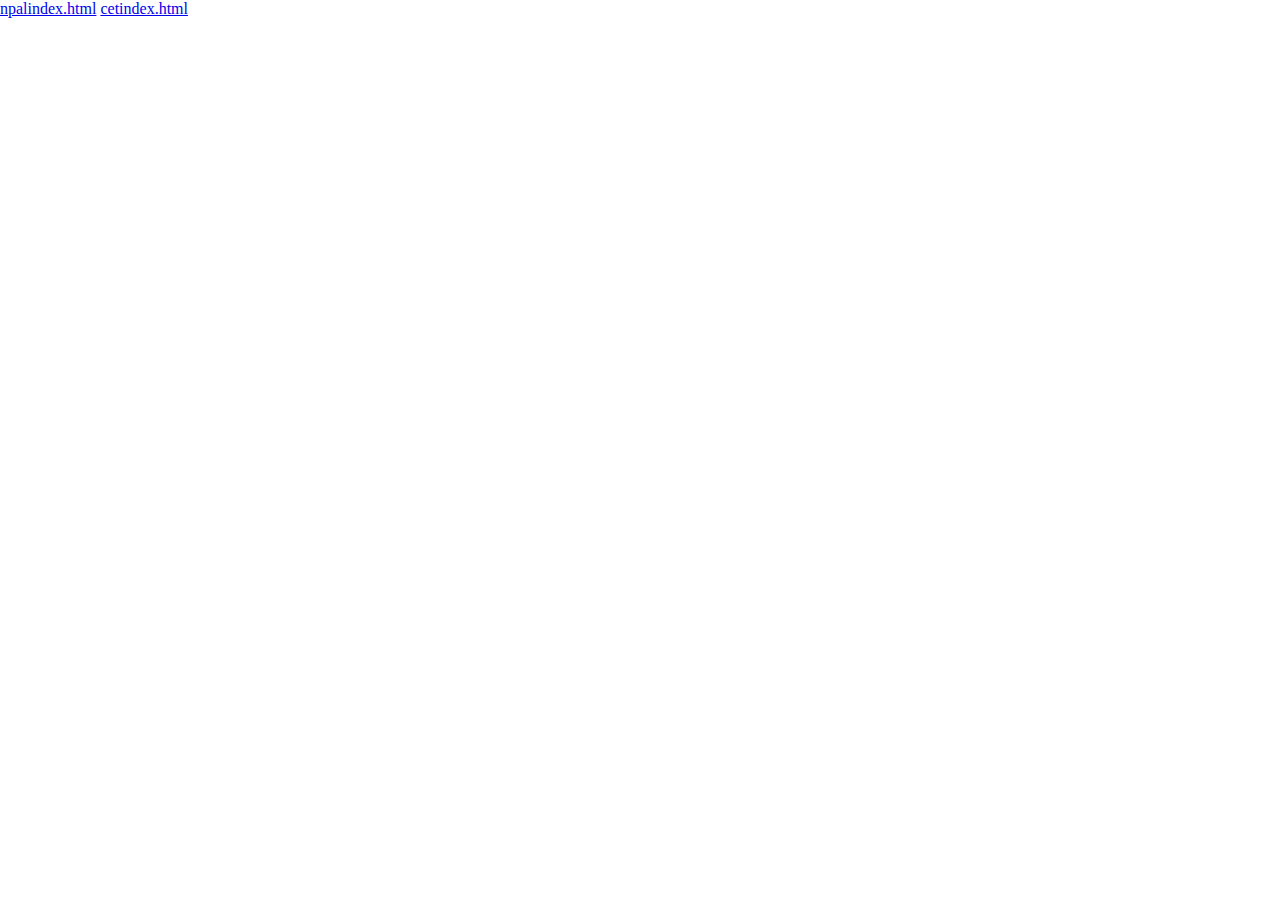
<file: index.html>
<!DOCTYPE html>
<html lang="en">

<head>
    <meta charset="utf-8">
    <meta name="viewport" content="width=device-width, initial-scale=1">
    <meta name="author" content="Alyssa Ng">
    <title>Website</title>
    <meta name="description" content="">

    <!--stylesheet-->
    <link href="stylesheet.css" rel="stylesheet" type="text/css">
    <link href="aos.css" rel="stylesheet" type="text/css">
    <link rel="stylesheet" href="https://cdnjs.cloudflare.com/ajax/libs/animate.css/3.7.2/animate.min.css">

</head>

<body>
<a href="npalindex.html">npalindex.html</a>
<a href="cetindex.html">cetindex.html</a>
</body>
</html>
</file>
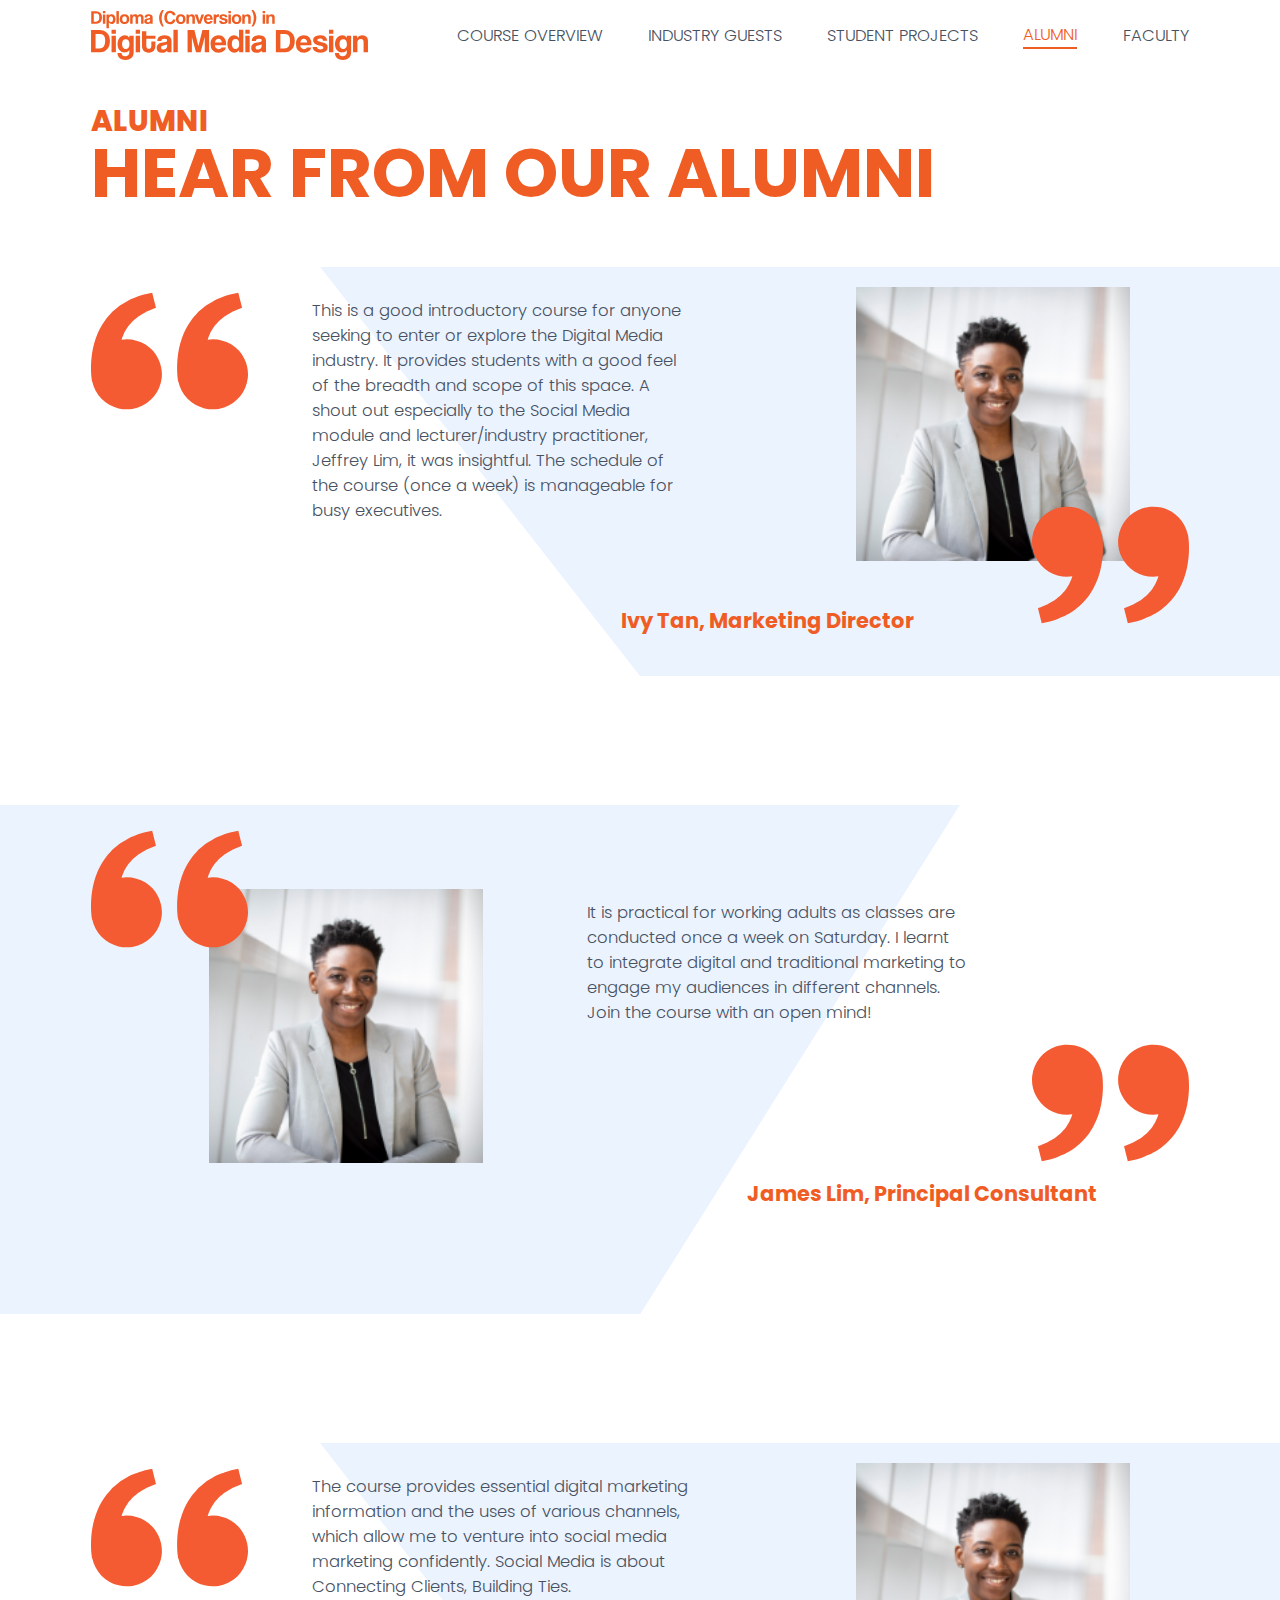
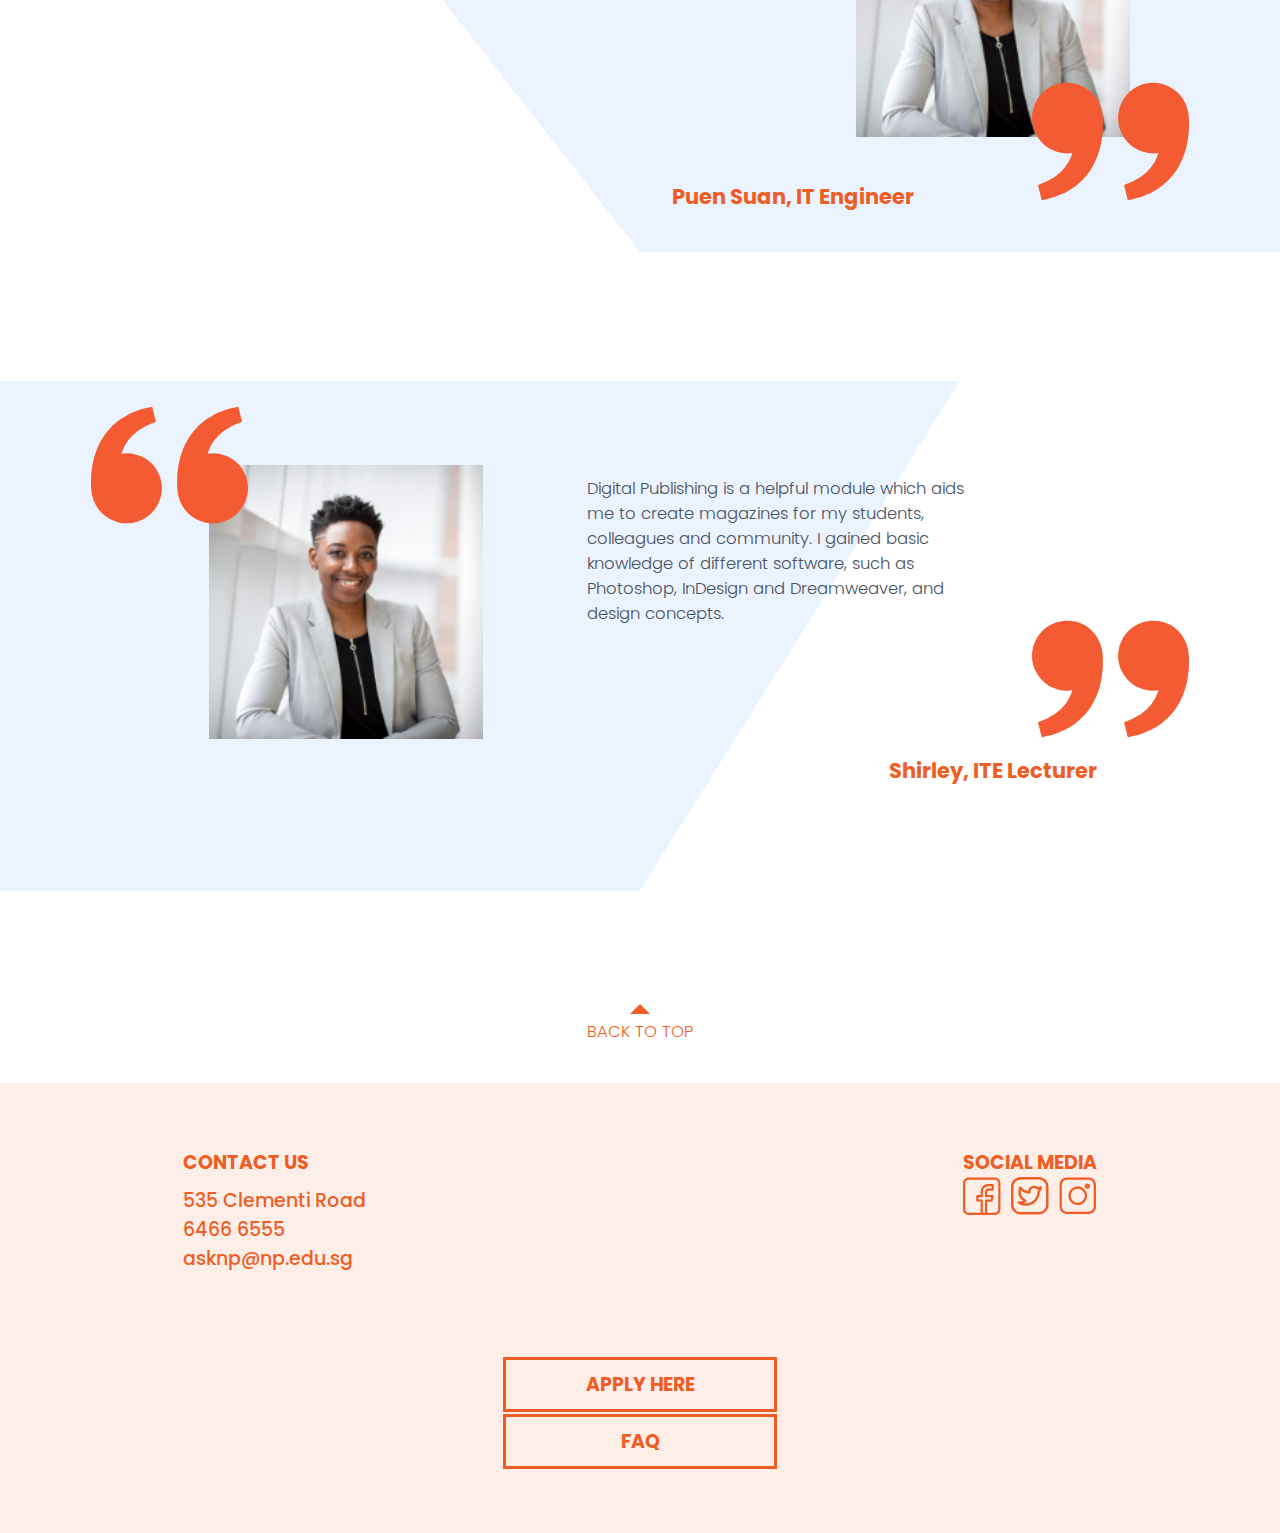
<file: alumni.html>
<!DOCTYPE html>
<html lang="">
<head>
    <meta charset="UTF-8">
    <meta name="viewport" content="width=device-width, initial-scale=1">
    <title>Diploma(Conversion) in Digital Media Design | Alumni</title>
	<meta name="Author" content="Ngee Ann Polytechnic"/>
	<meta name="description" content="In this design course, students learn digital skillsets across the digital media and marketing spectrum, including social media, user experience design, design thinking, online publishing, social advertising, content creation, and campaign planning. These essential skills will help you pursue a professional career in design.">
	<meta name="keywords" content="SSG Course, Digital Media Design, Digital Marketing, SSG funded course, School of Film and Media Studies, Design Thinking, New Media Design">
	<link rel="stylesheet" type="text/css" href="alumni.css">
	<link href="https://fonts.googleapis.com/css2?family=Poppins:ital,wght@0,100;0,200;0,300;0,400;0,500;0,600;0,700;0,800;1,100;1,200;1,300;1,400;1,500;1,600;1,700;1,800&display=swap" rel="stylesheet">
	
	
	
<script src="https://ajax.googleapis.com/ajax/libs/jquery/3.3.1/jquery.min.js"></script>
<script>
$(document).ready(function(){
$("#scrollup").on('click', function(event) {

    if (this.hash !== "") {
      event.preventDefault();

      var hash = this.hash;

      // Using jQuery's animate() method to add smooth page scroll
      // The optional number (800) specifies the number of milliseconds it takes to scroll to the specified area
      $('html, body').animate({
        scrollTop: $(hash).offset().top
      }, 800, function(){
   
        window.location.hash = hash;
      });
    }
  });
/*
    $(window).on('resize', function() {
        $('[copy-size]').each(function() {
            var copyEl = $($(this).attr('copy-size'));
            var targetEl = $(this);
            targetEl.width(copyEl.width() + 'px');
            targetEl.height(copyEl.height() + 'px');
        });
    });*/
    
       $(".hamburgerwrap").click(function() {
           $(".navmenu").toggleClass("activenav")
           $(".hamburgerwrap").toggleClass("open")
        })
});
</script>
</head>

<body>
<div id="top"></div>
<!--navigationbar-->
<div class="navbar">
    <a class="logobox" href="index.html">
        <img src="/icons/logo.svg">
    </a>
    <a class="hamburgerwrap">
        <div class="hamburgercontent"></div>
    </a>
    <ul class="navmenu">
            <li class="navmenuitem">
                <a href="overview.html">Course Overview</a>
            </li>
            <li class="navmenuitem">
                <a href="industry.html">Industry Guests</a>
            </li>
            <li class="navmenuitem">
                <a href="projects.html">Student Projects</a>
            </li>
            <li class="navmenuitem">
                <a class="active" href="alumni.html">Alumni</a>
            </li>
            <li class="navmenuitem">
                <a href="faculty.html">Faculty</a>
            </li>
            
            <li class="hidden-navitem">
                <a href="#">Apply Now</a>
            </li>
            
            <li class="hidden-navitem">
                <a href="https://www.np.edu.sg/lifelonglearning/Pages/faqs.aspx" target="_blank">FAQ</a>
            </li>
    </ul>
</div>

<!--content boxes-->
<div class="viewport" id="vp1">
    <div class="header">
        <h1>Alumni</h1>
        <h5>Hear from Our Alumni</h5>
    </div>
    
    <!--alumnipt.1-->
    <div class="alumniwrapper">
    <div class="alumnicontent">
    <img src="icons/quote1.svg" class="q1a">
    <div class="alumniinfo">
    <div class="imagebox">
        <img class="ali" src="Pictures/profileplaceholder@2x.png">
        <h2>Ivy Tan, Marketing Director</h2>
    </div>
    <p1>This is a good introductory course for anyone seeking to enter or explore the Digital Media industry. It provides students with a good feel of the breadth and scope of this space. A shout out especially to the Social Media module and lecturer/industry practitioner, Jeffrey Lim, it was insightful. The schedule of the course (once a week) is manageable for busy executives.
    </p1>
    </div>
    <img src="icons/quote2.svg" class="q1b">
    </div>
    <h2>Ivy Tan, Marketing Director</h2>
    <div class="alumnibg alumnibg1"></div>
    </div>
    
    <!--alumnipt.2-->
    <div class="alumniwrapper alumniwrapper2">
    <div class="alumnicontent alumnicontent2">
    <img src="icons/quote1.svg" class="q2a">
    <div class="alumniinfo alumniinfo2">
       <div class="imagebox">
            <img class="ali ali2" src="Pictures/profileplaceholder@2x.png">
            <h2>James Lim, Principal Consultant</h2>
        </div>
        
        <p1>
        It is practical for working adults as classes are conducted once a week on Saturday. I learnt to  integrate digital and traditional marketing to engage my audiences in different channels. Join the course with an open mind!
        </p1>
    </div>
    <img src="icons/quote2.svg" class="q2b hidequote">
    </div>
    <h2>James Lim, Principal Consultant</h2>
    <div class="alumnibg alumnibg2"></div>
    </div>
    
    <!--alumnipt.3-->
    <div class="alumniwrapper">
    <div class="alumnicontent">
    <img src="icons/quote1.svg" class="q1a hidequote">
    <div class="alumniinfo">
    
    <div class="imagebox">
        <img class="ali" src="Pictures/profileplaceholder@2x.png">
        <h2>Puen Suan, IT Engineer</h2>
    </div>
    <p1>The course provides essential digital marketing information and the uses of various channels, which allow me to venture into social media marketing confidently. Social Media is about Connecting Clients, Building Ties.
    </p1>
    </div>
    <img src="icons/quote2.svg" class="q1b">
    </div>
    <h2>Puen Suan, IT Engineer</h2>
    <div class="alumnibg alumnibg1"></div>
    </div>
    
    <!--alumnipt.4-->
    <div class="alumniwrapper alumniwrapper2">
    <div class="alumnicontent alumnicontent2">
    <img src="icons/quote1.svg" class="q2a">
    <div class="alumniinfo alumniinfo2">
       <div class="imagebox">
            <img class="ali ali2" src="Pictures/profileplaceholder@2x.png">
            <h2>Shirley, ITE Lecturer</h2>
        </div>
        
        <p1>
        Digital Publishing is a helpful module which aids me to create magazines for my students, colleagues and community. I gained basic knowledge of different software, such as Photoshop, InDesign and Dreamweaver, and design concepts.
        </p1>
    </div>
    <img src="icons/quote2.svg" class="q2b">
    </div>
    <h2>Shirley, ITE Lecturer</h2>
    <div class="alumnibg alumnibg2"></div>
    </div>
    
    <!--scroll-->
    <div id="scrollwrap">
       <a id="scrollup" href="#top">
            <p1>Back to Top</p1>
        </a>
    </div>
</div>

<div class="viewport" id="vp2">
    <div class="footer">        
        <div class="contactbox">
            <h3>Contact Us</h3>
            <h4>535 Clementi Road<br>6466 6555<br>asknp@np.edu.sg</h4>
        </div>
        
        <div class="socialbox">
           <h3>Social Media</h3>
            <div class=socialicons>
            <a href="#"><img src="icons/facebook.svg"></a>
            <a href="#"><img src="icons/twitter.svg"></a>
            <a href="#"><img src="icons/instagram.svg"></a>
            </div>
        </div>
        
        <div class="footerbuttons">
        <a href="#" class="applybtn"><h3>Apply Here</h3></a>
        <a href="https://www.np.edu.sg/lifelonglearning/Pages/faqs.aspx" target="_blank" class="faqbtn"><h3>FAQ</h3></a>
        </div>
    </div>
</div>
    
</body>
</html>
</file>
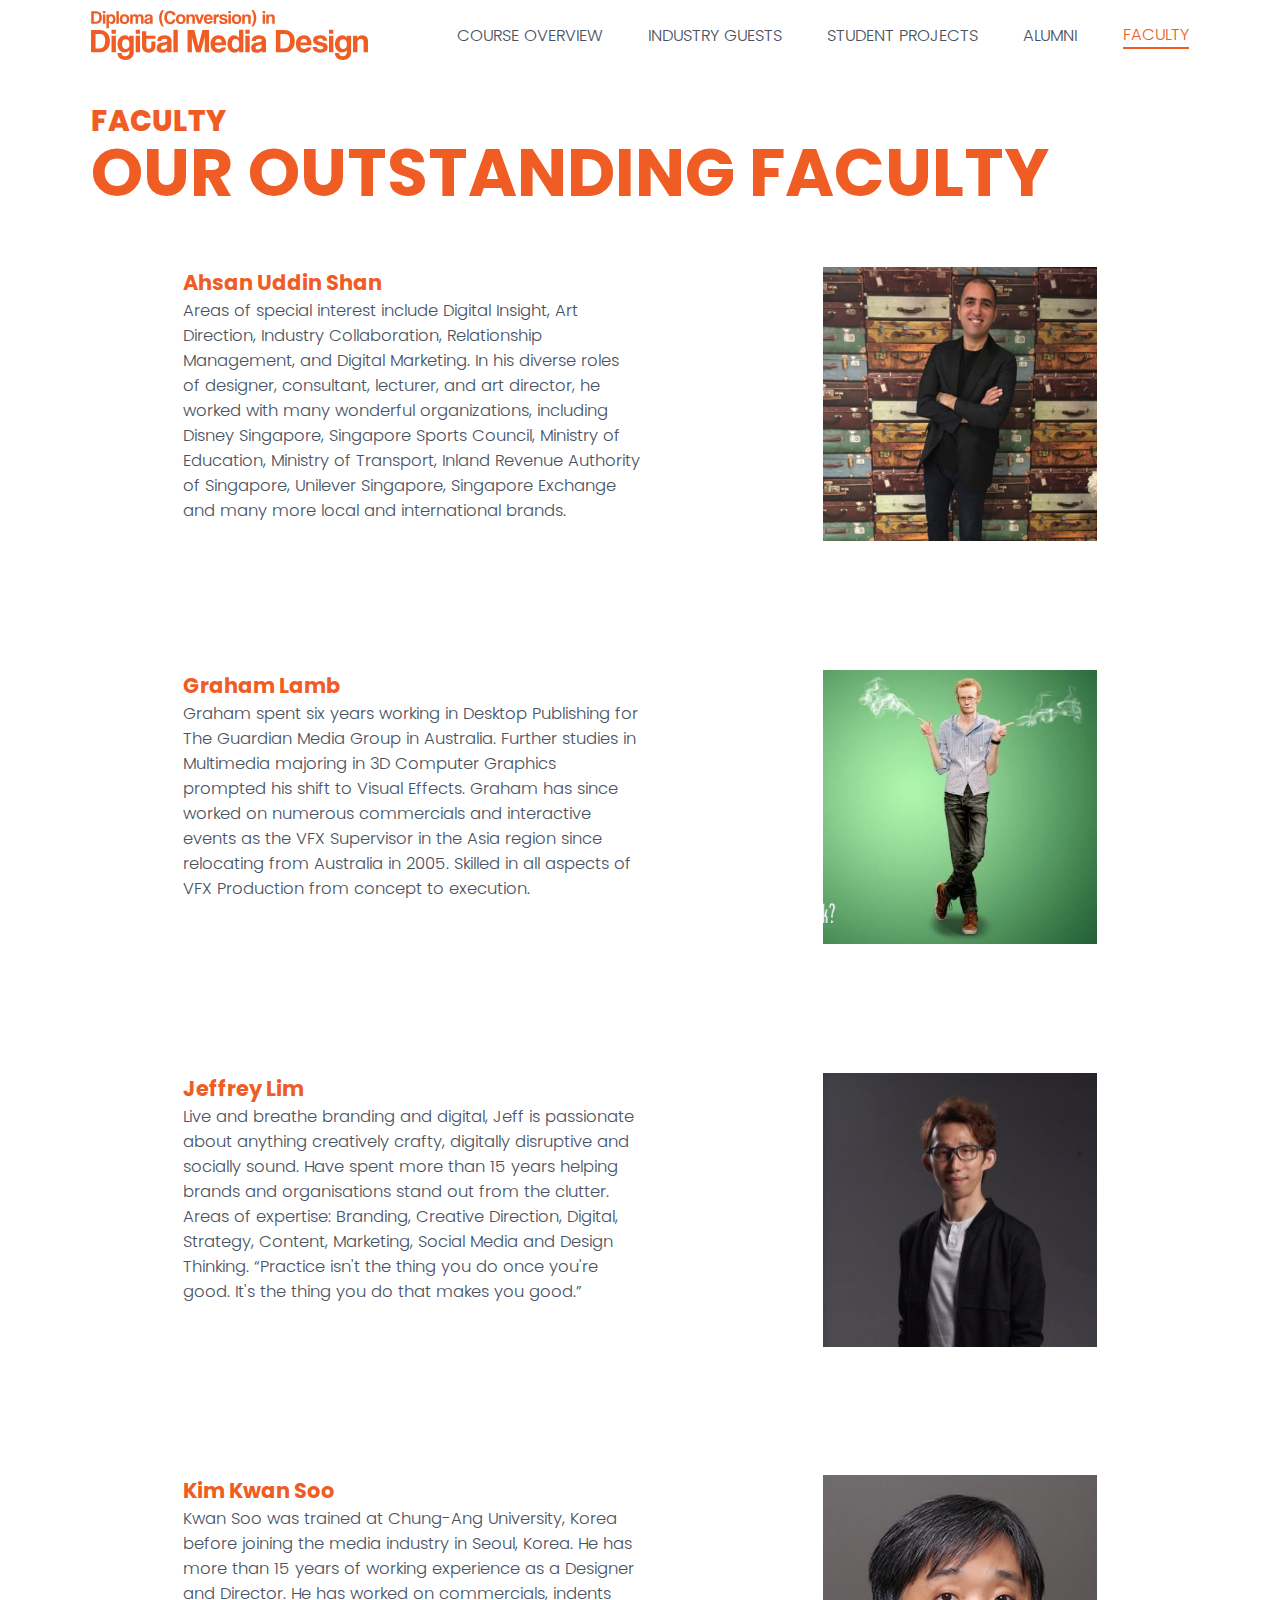
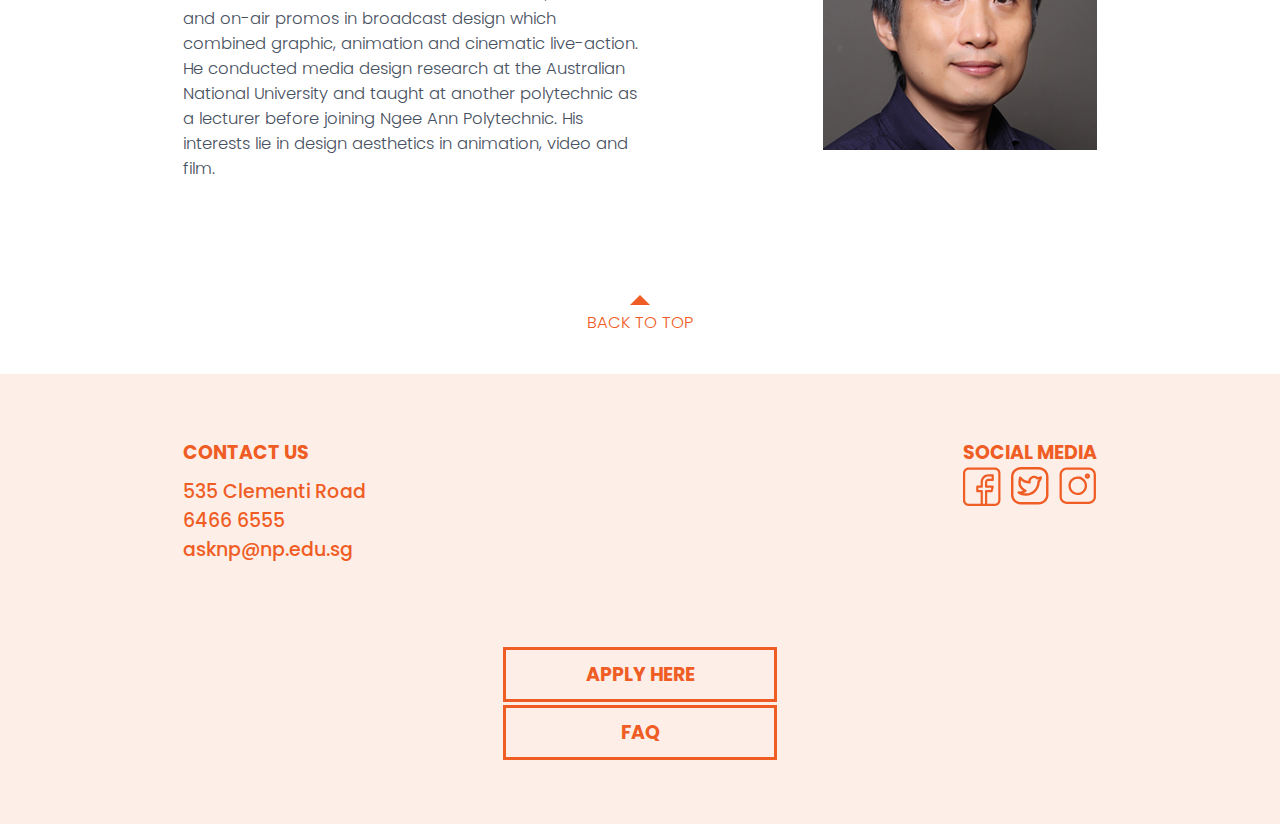
<file: faculty.html>
<!DOCTYPE html>
<html lang="">
<head>
    <meta charset="UTF-8">
    <meta name="viewport" content="width=device-width, initial-scale=1">
    <title>Diploma(Conversion) in Digital Media Design | Faculty</title>
	<meta name="Author" content="Ngee Ann Polytechnic"/>
	<meta name="description" content="In this design course, students learn digital skillsets across the digital media and marketing spectrum, including social media, user experience design, design thinking, online publishing, social advertising, content creation, and campaign planning. These essential skills will help you pursue a professional career in design.">
	<meta name="keywords" content="SSG Course, Digital Media Design, Digital Marketing, SSG funded course, School of Film and Media Studies, Design Thinking, New Media Design">
	<link rel="stylesheet" type="text/css" href="faculty.css">
	<link href="https://fonts.googleapis.com/css2?family=Poppins:ital,wght@0,100;0,200;0,300;0,400;0,500;0,600;0,700;0,800;1,100;1,200;1,300;1,400;1,500;1,600;1,700;1,800&display=swap" rel="stylesheet">
	
<script src="https://ajax.googleapis.com/ajax/libs/jquery/3.3.1/jquery.min.js"></script>
<script>
$(document).ready(function(){
$("#scrollup").on('click', function(event) {

    if (this.hash !== "") {
      event.preventDefault();

      var hash = this.hash;

      // Using jQuery's animate() method to add smooth page scroll
      // The optional number (800) specifies the number of milliseconds it takes to scroll to the specified area
      $('html, body').animate({
        scrollTop: $(hash).offset().top
      }, 800, function(){
   
        window.location.hash = hash;
      });
    }
  });
/*
    $(window).on('resize', function() {
        $('[copy-size]').each(function() {
            var copyEl = $($(this).attr('copy-size'));
            var targetEl = $(this);
            targetEl.width(copyEl.width() + 'px');
            targetEl.height(copyEl.height() + 'px');
        });
    });*/
    
       $(".hamburgerwrap").click(function() {
           $(".navmenu").toggleClass("activenav")
           $(".hamburgerwrap").toggleClass("open")
        })
});
</script>
</head>
<body>
<div id="top"></div>
<!--navigationbar-->
<div class="navbar">
    <a class="logobox" href="cetindex.html">
        <img src="/icons/logo.svg">
    </a>
    <a class="hamburgerwrap">
        <div class="hamburgercontent"></div>
    </a>
    <ul class="navmenu">
            <li class="navmenuitem">
                <a href="overview.html">Course Overview</a>
            </li>
            <li class="navmenuitem">
                <a href="industry.html">Industry Guests</a>
            </li>
            <li class="navmenuitem">
                <a href="projects.html">Student Projects</a>
            </li>
            <li class="navmenuitem">
                <a href="alumni.html">Alumni</a>
            </li>
            <li class="navmenuitem">
                <a class="active" href="faculty.html">Faculty</a>
            </li>
            
            <li class="hidden-navitem">
                <a href="#">Apply Now</a>
            </li>
            
            <li class="hidden-navitem">
                <a href="https://www.np.edu.sg/lifelonglearning/Pages/faqs.aspx" target="_blank">FAQ</a>
            </li>
    </ul>
</div>

<!--content boxes-->
<div class="viewport" id="vp1">
    <div class="header">
        <h1>Faculty</h1>
        <h5>Our Outstanding Faculty</h5>
    </div>

    <div class="facultycontent">
      <img class="facultyimage" src="Pictures/Ahsan.jpeg">
       <div class="facultyinfo">
        <h2>Ahsan Uddin Shan</h2>
        <p1>Areas of special interest include Digital Insight, Art Direction, Industry Collaboration, Relationship Management, and Digital Marketing. In his diverse roles of designer, consultant, lecturer, and art director, he worked with many wonderful organizations, including Disney Singapore, Singapore Sports Council, Ministry of Education, Ministry of Transport, Inland Revenue Authority of Singapore, Unilever Singapore, Singapore Exchange and many more local and international brands.</p1>
        </div>
    </div>

    <div class="facultycontent">
      <img class="facultyimage" src="Pictures/Graham.jpeg">
       <div class="facultyinfo">
        <h2>Graham Lamb</h2>
           <p1>Graham spent six years working in Desktop Publishing for The Guardian Media Group in Australia. Further studies in Multimedia majoring in 3D Computer Graphics prompted his shift to Visual Effects. Graham has since worked on numerous commercials and interactive events as the VFX Supervisor in the Asia region since relocating from Australia in 2005. Skilled in all aspects of VFX Production from concept to execution.
</p1></div>
    </div>
    
    <div class="facultycontent">
      <img class="facultyimage" src="Pictures/jeffrey.jpeg">
       <div class="facultyinfo">
        <h2>Jeffrey Lim</h2>
           <p1>Live and breathe branding and digital, Jeff is passionate about anything creatively crafty, digitally disruptive and socially sound. Have spent more than 15 years helping brands and organisations stand out from the clutter. Areas of expertise: Branding, Creative Direction, Digital, Strategy, Content, Marketing, Social Media and Design Thinking. “Practice isn't the thing you do once you're good. It's the thing you do that makes you good.”</p1></div>
    </div>
    
    <div class="facultycontent">
      <img class="facultyimage" src="Pictures/kwan.jpg">
       <div class="facultyinfo">
        <h2>Kim Kwan Soo</h2>
           <p1>Kwan Soo was trained at Chung-Ang University, Korea before joining the media industry in Seoul, Korea. He has more than 15 years of working experience as a Designer and Director. He has worked on commercials, indents and on-air promos in broadcast design which combined graphic, animation and cinematic live-action. He conducted media design research at the Australian National University and taught at another polytechnic as a lecturer before joining Ngee Ann Polytechnic. His interests lie in design aesthetics in animation, video and film.</p1></div>
    </div>
    
    <div id="scrollwrap">
       <a id="scrollup" href="#top">
            <p1>Back to Top</p1>
        </a>
    </div>
</div>
    
<div class="viewport" id="vp2">
    <div class="footer">        
        <div class="contactbox">
            <h3>Contact Us</h3>
            <h4>535 Clementi Road<br>6466 6555<br>asknp@np.edu.sg</h4>
        </div>
        
        <div class="socialbox">
           <h3>Social Media</h3>
            <div class=socialicons>
            <a href="#"><img src="icons/facebook.svg"></a>
            <a href="#"><img src="icons/twitter.svg"></a>
            <a href="#"><img src="icons/instagram.svg"></a>
            </div>
        </div>
        
        <div class="footerbuttons">
        <a href="#" class="applybtn"><h3>Apply Here</h3></a>
        <a href="https://www.np.edu.sg/lifelonglearning/Pages/faqs.aspx" target="_blank" class="faqbtn"><h3>FAQ</h3></a>
        </div>
    </div>
</div>    
</body>
</html>
</file>
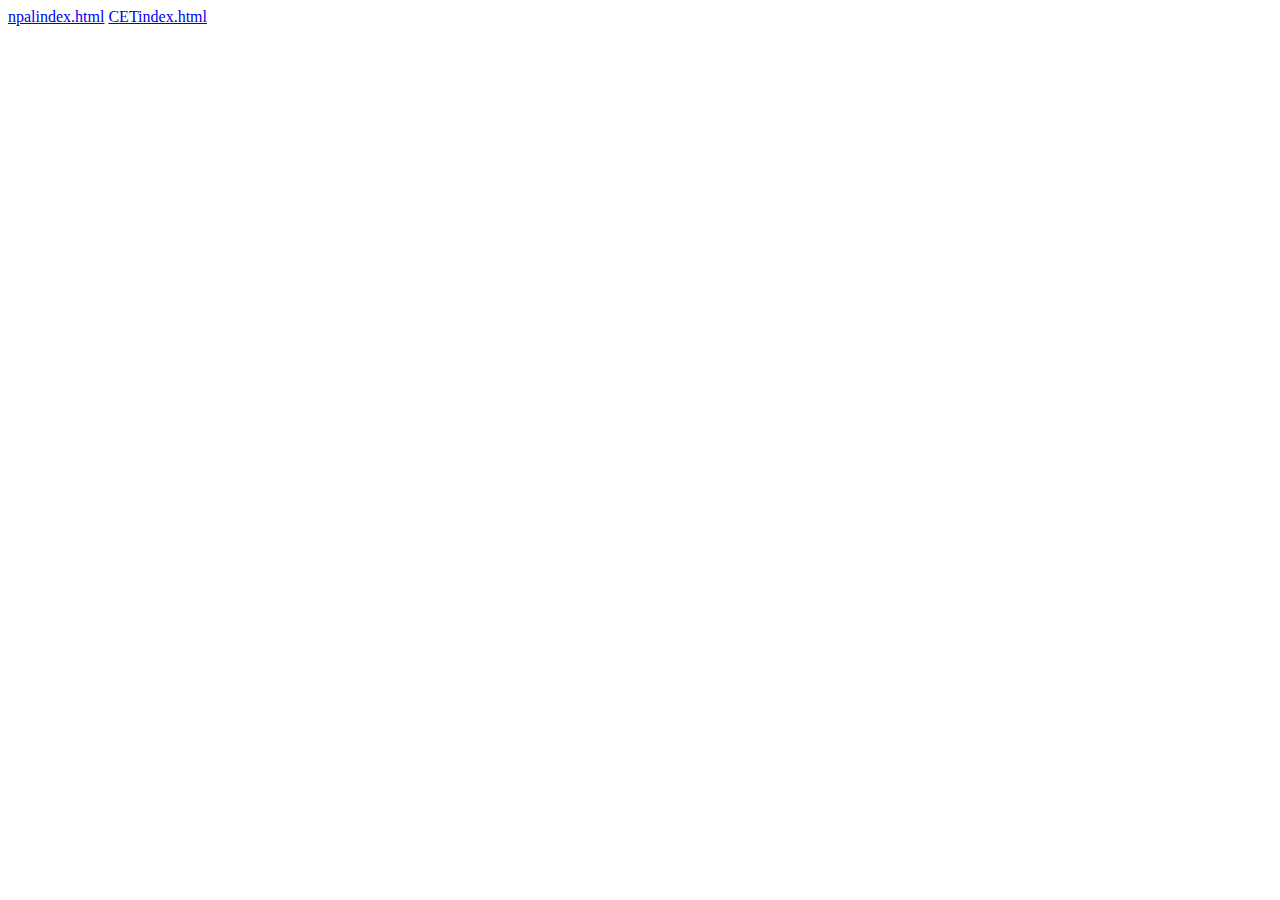
<file: index1.html>
<!DOCTYPE html>
<html lang="en">

<head>
    <meta charset="utf-8">
    <meta name="viewport" content="width=device-width, initial-scale=1">
    <meta name="author" content="Alyssa Ng Yoke Shien">
    <title>Websites</title>
    <meta name="description" content="">

    <!--stylesheet-->
</head>

<body>
<a href="npalindex.html">npalindex.html</a>
<a href="CETindex.html">CETindex.html</a>

</body>
</html>
</file>
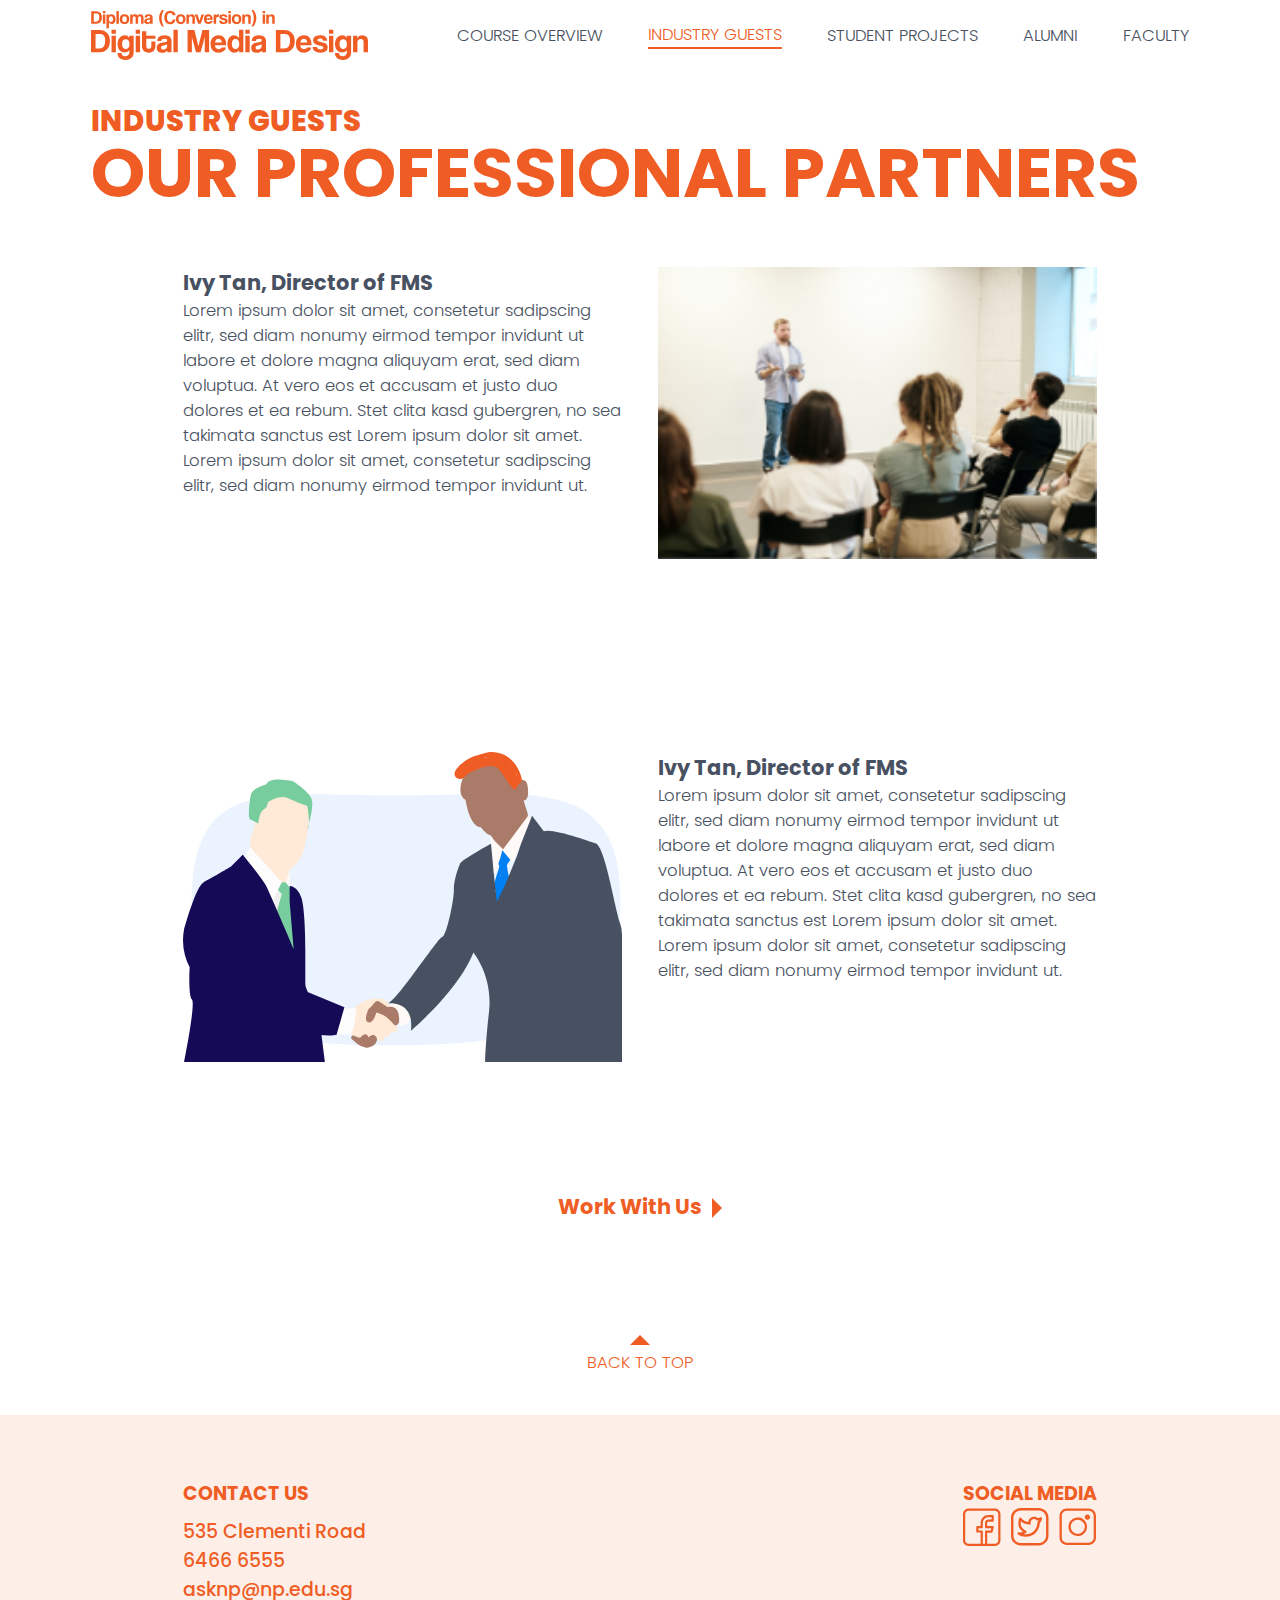
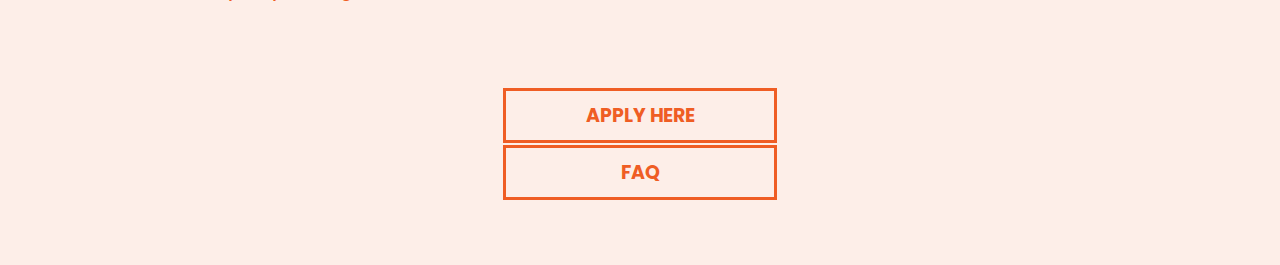
<file: industry.html>
<!DOCTYPE html>
<html lang="">
<head>
    <meta charset="UTF-8">
    <meta name="viewport" content="width=device-width, initial-scale=1">
    <title>Diploma(Conversion) in Digital Media Design | Industry</title>
	<meta name="Author" content="Ngee Ann Polytechnic"/>
	<meta name="description" content="In this design course, students learn digital skillsets across the digital media and marketing spectrum, including social media, user experience design, design thinking, online publishing, social advertising, content creation, and campaign planning. These essential skills will help you pursue a professional career in design.">
	<meta name="keywords" content="SSG Course, Digital Media Design, Digital Marketing, SSG funded course, School of Film and Media Studies, Design Thinking, New Media Design">
	<link rel="stylesheet" type="text/css" href="industry.css">
	<link href="https://fonts.googleapis.com/css2?family=Poppins:ital,wght@0,100;0,200;0,300;0,400;0,500;0,600;0,700;0,800;1,100;1,200;1,300;1,400;1,500;1,600;1,700;1,800&display=swap" rel="stylesheet">
	<script src="https://ajax.googleapis.com/ajax/libs/jquery/3.3.1/jquery.min.js"></script>
<script>
$(document).ready(function(){
$("#scrollup").on('click', function(event) {

    if (this.hash !== "") {
      event.preventDefault();

      var hash = this.hash;

      // Using jQuery's animate() method to add smooth page scroll
      // The optional number (800) specifies the number of milliseconds it takes to scroll to the specified area
      $('html, body').animate({
        scrollTop: $(hash).offset().top
      }, 800, function(){
   
        window.location.hash = hash;
      });
    }
  });
/*
    $(window).on('resize', function() {
        $('[copy-size]').each(function() {
            var copyEl = $($(this).attr('copy-size'));
            var targetEl = $(this);
            targetEl.width(copyEl.width() + 'px');
            targetEl.height(copyEl.height() + 'px');
        });
    });*/
    
       $(".hamburgerwrap").click(function() {
           $(".navmenu").toggleClass("activenav")
           $(".hamburgerwrap").toggleClass("open")
        })
});
</script>
</head>
<body>
<div id="top"></div>
<!--navigationbar-->
<div class="navbar">
    <a class="logobox" href="cetindex.html">
        <img src="/icons/logo.svg">
    </a>
    <a class="hamburgerwrap">
        <div class="hamburgercontent"></div>
    </a>
    <ul class="navmenu">
            <li class="navmenuitem">
                <a href="overview.html">Course Overview</a>
            </li>
            <li class="navmenuitem">
                <a class="active" href="industry.html">Industry Guests</a>
            </li>
            <li class="navmenuitem">
                <a href="projects.html">Student Projects</a>
            </li>
            <li class="navmenuitem">
                <a href="alumni.html">Alumni</a>
            </li>
            <li class="navmenuitem">
                <a href="faculty.html">Faculty</a>
            </li>
            
            <li class="hidden-navitem">
                <a href="#">Apply Now</a>
            </li>
            
            <li class="hidden-navitem">
                <a href="https://www.np.edu.sg/lifelonglearning/Pages/faqs.aspx" target="_blank">FAQ</a>
            </li>
    </ul>
</div>

<!--content boxes-->
<div class="viewport" id="vp1">
    <div class="header">
        <h1>Industry Guests</h1>
        <h5>Our Professional Partners</h5>
    </div>
    <div class="industrycontent">
      <img class="industryimage" src="illustrations/placeholder.png">
       <div class="industrytext">
        <h2>Ivy Tan, Director of FMS</h2>
           <p1>Lorem ipsum dolor sit amet, consetetur sadipscing elitr, sed diam nonumy eirmod tempor invidunt ut labore et dolore magna aliquyam erat, sed diam voluptua. At vero eos et accusam et justo duo dolores et ea rebum. Stet clita kasd gubergren, no sea takimata sanctus est Lorem ipsum dolor sit amet. Lorem ipsum dolor sit amet, consetetur sadipscing elitr, sed diam nonumy eirmod tempor invidunt ut.</p1></div>
    </div>

    <div class="industrycontent" id="in2">
      <img class="industryimage" src="illustrations/industryimg.svg">
       <div class="industrytext">
        <h2>Ivy Tan, Director of FMS</h2>
           <p1>Lorem ipsum dolor sit amet, consetetur sadipscing elitr, sed diam nonumy eirmod tempor invidunt ut labore et dolore magna aliquyam erat, sed diam voluptua. At vero eos et accusam et justo duo dolores et ea rebum. Stet clita kasd gubergren, no sea takimata sanctus est Lorem ipsum dolor sit amet. Lorem ipsum dolor sit amet, consetetur sadipscing elitr, sed diam nonumy eirmod tempor invidunt ut.</p1></div>
    </div>
    
    <div id="lead"><a href="#"><h2>Work With Us</h2></a></div>
    
    <div id="scrollwrap">
       <a id="scrollup" href="#top">
            <p1>Back to Top</p1>
        </a>
    </div>
    
   </div>
   
   <div class="viewport" id="vp2">
    <div class="footer">        
        <div class="contactbox">
            <h3>Contact Us</h3>
            <h4>535 Clementi Road<br>6466 6555<br>asknp@np.edu.sg</h4>
        </div>
        
        <div class="socialbox">
           <h3>Social Media</h3>
            <div class=socialicons>
            <a href="#"><img src="icons/facebook.svg"></a>
            <a href="#"><img src="icons/twitter.svg"></a>
            <a href="#"><img src="icons/instagram.svg"></a>
            </div>
        </div>
        
        <div class="footerbuttons">
        <a href="#" class="applybtn"><h3>Apply Here</h3></a>
        <a href="https://www.np.edu.sg/lifelonglearning/Pages/faqs.aspx" target="_blank" class="faqbtn"><h3>FAQ</h3></a>
        </div>
    </div>
</div>


</body>
</html>
</file>
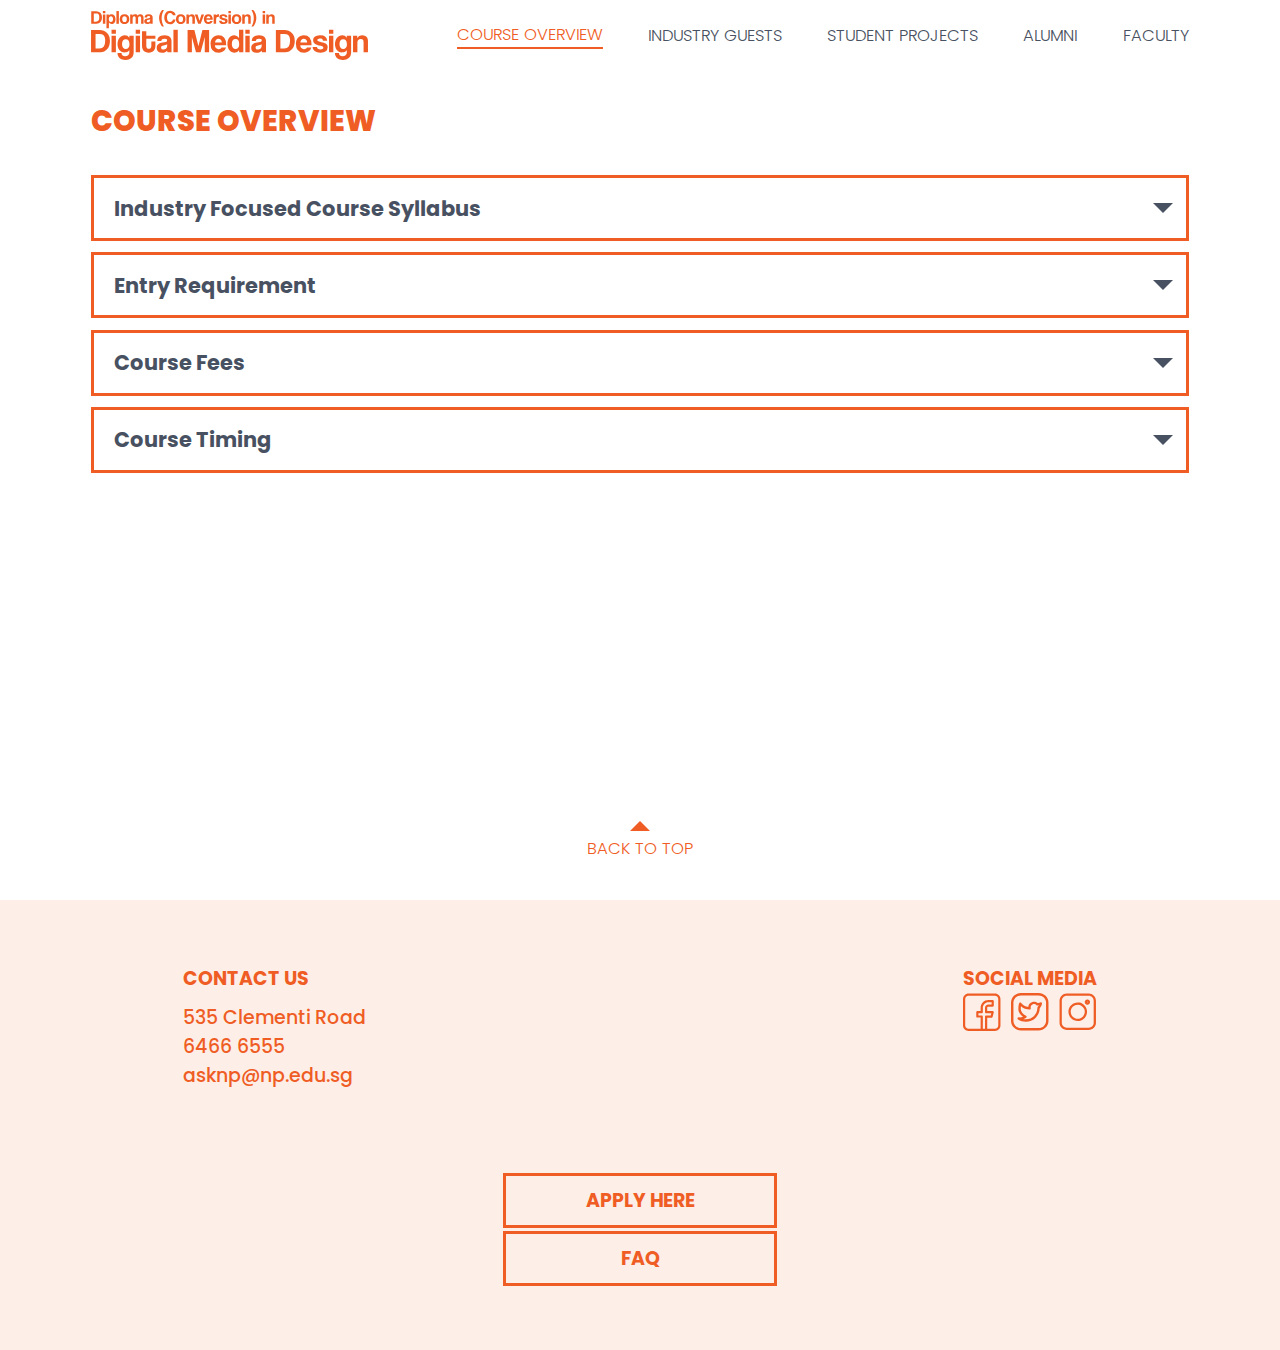
<file: overview.html>
<!DOCTYPE html>
<html lang="">
<head>
    <meta charset="UTF-8">
    <meta name="viewport" content="width=device-width, initial-scale=1">
    <title>Diploma(Conversion) in Digital Media Design | Overview</title>
	<meta name="Author" content="Ngee Ann Polytechnic"/>
	<meta name="description" content="In this design course, students learn digital skillsets across the digital media and marketing spectrum, including social media, user experience design, design thinking, online publishing, social advertising, content creation, and campaign planning. These essential skills will help you pursue a professional career in design.">
	<meta name="keywords" content="SSG Course, Digital Media Design, Digital Marketing, SSG funded course, School of Film and Media Studies, Design Thinking, New Media Design">
	<link rel="stylesheet" type="text/css" href="overview.css">
	<link href="https://fonts.googleapis.com/css2?family=Poppins:ital,wght@0,100;0,200;0,300;0,400;0,500;0,600;0,700;0,800;1,100;1,200;1,300;1,400;1,500;1,600;1,700;1,800&display=swap" rel="stylesheet">
	<script src="https://ajax.googleapis.com/ajax/libs/jquery/3.3.1/jquery.min.js"></script>
	
<script>
$(document).ready(function(){
$("#scrollup").on('click', function(event) {

    if (this.hash !== "") {
      event.preventDefault();

      var hash = this.hash;

      // Using jQuery's animate() method to add smooth page scroll
      // The optional number (800) specifies the number of milliseconds it takes to scroll to the specified area
      $('html, body').animate({
        scrollTop: $(hash).offset().top
      }, 800, function(){
   
        window.location.hash = hash;
      });
    }
  });
/*
    $(window).on('resize', function() {
        $('[copy-size]').each(function() {
            var copyEl = $($(this).attr('copy-size'));
            var targetEl = $(this);
            targetEl.width(copyEl.width() + 'px');
            targetEl.height(copyEl.height() + 'px');
        });
    });*/
    
       $(".hamburgerwrap").click(function() {
           $(".navmenu").toggleClass("activenav")
           $(".hamburgerwrap").toggleClass("open")
        })
});
</script>
    
</head>
<body>
<div id="top"></div>
<!--navigationbar-->
<div class="navbar">
    <a class="logobox" href="cetindex.html">
        <img src="/icons/logo.svg">
    </a>
    <a class="hamburgerwrap">
        <div class="hamburgercontent"></div>
    </a>
    <ul class="navmenu">
            <li class="navmenuitem">
                <a class="active" href="overview.html">Course Overview</a>
            </li>
            <li class="navmenuitem">
                <a href="industry.html">Industry Guests</a>
            </li>
            <li class="navmenuitem">
                <a href="projects.html">Student Projects</a>
            </li>
            <li class="navmenuitem">
                <a href="alumni.html">Alumni</a>
            </li>
            <li class="navmenuitem">
                <a href="faculty.html">Faculty</a>
            </li>
            
            <li class="hidden-navitem">
                <a href="#">Apply Now</a>
            </li>
            
            <li class="hidden-navitem">
                <a href="https://www.np.edu.sg/lifelonglearning/Pages/faqs.aspx" target="_blank">FAQ</a>
            </li>
    </ul>
</div>
<!--content boxes-->

<div class="viewport" id="vp1">
<h1 id="title">Course Overview</h1>

<div class="wrap-collapsible">
  <input id="collapsible" class="toggle" type="checkbox">
  <label for="collapsible" class="lbl-toggle">Industry Focused Course Syllabus</label>
  <div class="collapsible-content">
    <div class="content-inner">
     
      <div class="pdc">
      <img class="pdcimage" src="illustrations/placeholder.png">
       <div class="pdcinfo">
        <div class="pdcabout">
        <h6>Post Diploma Certificate in Digital Marketing (PDC1)</h6>
            <ul>
            <li>Comprehend technical and aesthetic aspects of common tools in digital media.</li>
            <li>Obtain insightful and practical skills for working on digital media platforms.</li>
            </ul>
        </div>
        
      <div class="pdcmodules">
            <h6>MODULES</h6>
      <!--firstmodule-->
      <div class="wrap-mod">
          <input id="col-mod1" class="tog-mod1" type="checkbox">
          <label for="col-mod1" class="lbl-mod1">Digital Media Principles and Practices</label>
          <div class="collapsible-mod1">
            <div class="content-mod">
              <p>
        This module focuses on User Experience Design, where candidates will learn best practices to design intuitive digital experiences to achieve increased customer loyalty, and higher retention and conversion rate. From strategic thinking to creative execution, candidates will have a better understanding of audiences’ needs and user journeys, and how these align with business or organisational goals.
              </p>
            </div>
          </div>
        </div>
        
    <!--secondmodule-->
    <div class="wrap-mod">
          <input id="col-mod2" class="tog-mod2" type="checkbox">
          <label for="col-mod2" class="lbl-mod2">Digital Publishing</label>
          <div class="collapsible-mod2">
            <div class="content-mod">
              <p>
        This module covers the fundamentals of graphic communication. Students will learn the creative thinking process and how to communicate and present ideas in different publishing formats. In this module, candidates will learn tools such as Adobe InDesign.
              </p>
            </div>
          </div>
    </div>
    
       <!--thirdmodule-->
    <div class="wrap-mod">
          <input id="col-mod3" class="tog-mod3" type="checkbox">
          <label for="col-mod3" class="lbl-mod3">Social Media Marketing</label>
          <div class="collapsible-mod3">
            <div class="content-mod">
              <p>
        This module exposes candidates to the current digital marketing landscape and helps them develop strategic frameworks and practical skills for conceptualising, planning and implementing winning social media campaigns.
              </p>
            </div>
          </div>
    </div>
    </div>
    </div>
        
    </div>
    <!--pdc2-->
    <div class="pdc" id="pdc2">
      <img class="pdcimage" id="syllabusimg" src="illustrations/syllabus.svg">
       <div class="pdcinfo">
        <div class="pdcabout">
        <h6>Post Diploma Certificate in Media Design (PDC2)</h6>
            <ul>
            <li>Attain specialised knowledge in areas such as design, web, online content and technology.</li>
            <li>Gain insights into the mixed discipline of design and media.</li>
            </ul>
        </div>
        
      <div class="pdcmodules">
            <h6>MODULES</h6>
      <!--4thmodule-->
      <div class="wrap-mod">
          <input id="col-mod4" class="tog-mod4" type="checkbox">
          <label for="col-mod4" class="lbl-mod4">New Media Design</label>
          <div class="collapsible-mod4">
            <div class="content-mod">
              <p>
        This module focuses on building practical knowledge in design thinking, which is the human-centred approach to solving business problems. Candidates will be taught how to effectively tackle real-world problems by coming up with solution-driven ideas that are technologically and economically feasible.
              </p>
            </div>
          </div>
        </div>
        
    <!--5thmodule-->
    <div class="wrap-mod">
          <input id="col-mod5" class="tog-mod5" type="checkbox">
          <label for="col-mod5" class="lbl-mod5">Visual Design</label>
          <div class="collapsible-mod5">
            <div class="content-mod">
              <p>
        This module provides candidates with insights into the mixed discipline of design and digital media to create compelling, contextual content for the creative industries. Candidates will acquire practical skills in motion graphics and video editing using industry standard software such as Adobe After Effects.
              </p>
            </div>
          </div>
    </div>
    <!--6thmodule-->
    <div class="wrap-mod">
          <input id="col-mod6" class="tog-mod6" type="checkbox">
          <label for="col-mod6" class="lbl-mod6">Studio (Research, Portfolio and Branding)</label>
          <div class="collapsible-mod6">
            <div class="content-mod">
              <p>
        This is the final module of the course, which provides candidates with the opportunity to build a portfolio or a sustainable idea from conception to conclusion. Candidates are guided to apply the learnings from all previous modules in a final project. This module will have them identify organisational, social- or consumer-based problems, opportunities or issues based on a substantial level of structured research, and develop a proposal using digital media and design solutions.
              </p>
            </div>
          </div>
    </div>
    </div>
    </div>
        
    </div>
    <p1>Required to complete the 2 post-diploma certificates within a two-year validity period to be awarded the Diploma (Conversion) qualification.</p1>
    </div>
  </div>
</div>

<div class="wrap-collapsible">
  <input id="collapsible2" class="toggle2" type="checkbox">
  <label for="collapsible2" class="lbl-toggle2">Entry Requirement</label>
  <div class="collapsible-content2">
       <div class="content-inner" id="entryrequirement">
           <h6>Applicants with any of the following qualification are invited to apply for the course:</h6>
            <p>A local Polytechnic Diploma or Degree</p>

            <h6>Recognition of Prior Learning (RPL)</h6>
            <p>Applicants who do not meet the entry requirements may be considered for admission to the course based on evidence of at least 5 years of relevant working experience or supporting evidence of competency readiness. Suitable applicants who are shortlisted may have to go through an interview and/or entrance test. The Polytechnic reserves the right to shortlist and admit applicants.</p>

            <p>For more information about Recognition of Prior Learning, please click <a href="#">here.</a></p>
       </div>
    </div>
</div>

<div class="wrap-collapsible">
  <input id="collapsible3" class="toggle3" type="checkbox">
  <label for="collapsible3" class="lbl-toggle3">Course Fees</label>
  <div class="collapsible-content3">
       <div class="content-inner">
           <div class="diploma-wrapper">
   <div class="diplomabg"></div>
    <div class="leftcontent">
        <img class="leftimg" src="illustrations/feesicons/diploma.svg">
        <h2>Full Diploma</h2>
        <p1>Full fees<span>$5726.66</span></p1>
        <p1>Total Hours<span>240</span></p1>
    </div>
    <div class="rightcontent">
        <h3>Course Fees After Cost Reduction Schemes</h3>
        <div class="rightinfo">
                <div class="para">
                    <img class="paraimg" src="illustrations/feesicons/briefcase.svg">
                    <div class="paratext">
                        <p1>Workfare Training Support Scheme</p1>
                        <p1 class="bolded">$323.78</p1>
                    </div>
                </div>
                
                <div class="para">
                    <img class="paraimg" src="illustrations/feesicons/ic.svg">
                    <div class="paratext">
                        <p1>Singaporean Permanent Residents</p1>
                        <p1 class="bolded">$2,290.66</p1>
                    </div>
                </div>
                
                <div class="para">
                    <img class="paraimg" src="illustrations/feesicons/old.svg">
                    <div class="paratext">
                        <p1>Singaporean citizens aged 40 &amp; above</p1>
                        <p1 class="bolded">$572.64</p1>
                    </div>
                </div>
                <div class="para">
                    <img class="paraimg" src="illustrations/feesicons/young.svg">
                    <div class="paratext">
                        <p1>Singaporean citizens aged below 40</p1>
                        <p1 class="bolded">$858.98</p1>
                    </div>
                </div>
                
                <div class="para">
                    <img class="paraimg" src="illustrations/feesicons/buildings.svg">
                    <div class="paratext">
                        <p1>Singapore Citizens &amp; Singapore Permanent Residents sponsered by small to medium enterprises</p1>
                        <p1 class="bolded">$591.40</p1>
                    </div>
                </div>
        </div>
    </div>
</div>

<div class="sem-container">
<!--semester-->
<div class="semester-wrapper">
   <div class="sem-leftcontainer">
    <div class="leftcontent sem-leftcontent">
        <p1>Semester 01</p1>
        <p1>Post Diploma Certificate in Digital Media Marketing</p1>
        <p1>Full fees<span>$2,863.33</span></p1>
        <p1>Total Hours<span>120</span></p1>
    </div>
    <div class="leftcontent sem-leftcontent sem-leftcontent2">
        <p1>Semester 02</p1>
        <p1>Post Diploma Certificate in Media Design</p1>
        <p1>Full fees<span>$5726.66</span></p1>
        <p1>Total Hours<span>240</span></p1>
    </div>
    </div>
    <div class="rightcontent sem-rightcontent">
        <h3>Course Fees After Cost Reduction Schemes</h3>
        <div class="rightinfo sem-rightinfo">
                <div class="para semester-para">
                    <img class="paraimg" src="illustrations/feesicons/briefcase.svg">
                    <div class="paratext">
                        <p1>Workfare Training Support Scheme</p1>
                        <p1 class="bolded">$161.89</p1>
                    </div>
                </div>
                
                <div class="para semester-para">
                    <img class="paraimg" src="illustrations/feesicons/ic.svg">
                    <div class="paratext">
                        <p1>Singaporean Permanent Residents</p1>
                        <p1 class="bolded">$1,145.33</p1>
                    </div>
                </div>
                
                <div class="para semester-para">
                    <img class="paraimg" src="illustrations/feesicons/old.svg">
                    <div class="paratext">
                        <p1>Singaporean citizens aged 40 &amp; above</p1>
                        <p1 class="bolded">$286.32</p1>
                    </div>
                </div>
                <div class="para semester-para">
                    <img class="paraimg" src="illustrations/feesicons/young.svg">
                    <div class="paratext">
                        <p1>Singaporean citizens aged below 40</p1>
                        <p1 class="bolded">$429.49</p1>
                    </div>
                </div>
                
                <div class="para semester-para">
                    <img class="paraimg" src="illustrations/feesicons/buildings.svg">
                    <div class="paratext">
                        <p1>Singapore Citizens &amp; Singapore Permanent Residents sponsered by small to medium enterprises</p1>
                        <p1 class="bolded">$295.70</p1>
                    </div>
                </div>
        </div>
    </div>
</div>

<!--semester2-->
<div class="semester-wrapper semester-wrapper2">
   <div class="sem-leftcontainer">
    <div class="leftcontent sem-leftcontent">
        <p1>Semester 02</p1>
        <p1>Post Diploma Certificate in Media Design</p1>
        <p1>Full fees<span>$2,863.33</span></p1>
        <p1>Total Hours<span>120</span></p1>
    </div>
    </div>
    <div class="rightcontent sem-rightcontent">
        <h3>Course Fees After Cost Reduction Schemes</h3>
        <div class="rightinfo sem-rightinfo">
                <div class="para semester-para">
                    <img class="paraimg" src="illustrations/feesicons/briefcase.svg">
                    <div class="paratext">
                        <p1>Workfare Training Support Scheme</p1>
                        <p1 class="bolded">$161.89</p1>
                    </div>
                </div>
                
                <div class="para semester-para">
                    <img class="paraimg" src="illustrations/feesicons/ic.svg">
                    <div class="paratext">
                        <p1>Singaporean Permanent Residents</p1>
                        <p1 class="bolded">$1,145.33</p1>
                    </div>
                </div>
                
                <div class="para semester-para">
                    <img class="paraimg" src="illustrations/feesicons/old.svg">
                    <div class="paratext">
                        <p1>Singaporean citizens aged 40 &amp; above</p1>
                        <p1 class="bolded">$286.32</p1>
                    </div>
                </div>
                <div class="para semester-para">
                    <img class="paraimg" src="illustrations/feesicons/young.svg">
                    <div class="paratext">
                        <p1>Singaporean citizens aged below 40</p1>
                        <p1 class="bolded">$429.49</p1>
                    </div>
                </div>
                
                <div class="para semester-para">
                    <img class="paraimg" src="illustrations/feesicons/buildings.svg">
                    <div class="paratext">
                        <p1>Singapore Citizens &amp; Singapore Permanent Residents sponsered by small to medium enterprises</p1>
                        <p1 class="bolded">$295.70</p1>
                    </div>
                </div>
        </div>
    </div>
</div>
</div>
       </div>
    </div>
</div>

<div class="wrap-collapsible" id="wrap-collapsible4">
  <input id="collapsible4" class="toggle4" type="checkbox">
  <label for="collapsible4" class="lbl-toggle4">Course Timing</label>
  <div class="collapsible-content4">
       <div class="content-inner" id="coursetiming">
          <div id="timinginfo">
           <h6>Course Date</h6>
           <p>Once a Year; Next run commences in Oct 2020</p>
           <h6>Frequency</h6>
           <p>Every Saturday 8am - 6pm<br>
           Excluding NP breaks and PHs</p>
           <h6>Application Period</h6>
           <p>15 Jun - 31 July 2020<br>
           Application Outcome: 31 Aug 2020</p>
        </div>
        <img id="timingimage" src="illustrations/timing.svg">
       </div>
    </div>
</div>

    <a id="scrollup" href="#top">
        Back to Top
    </a>
</div>

<div class="viewport" id="vp2">
    <div class="footer">        
        <div class="contactbox">
            <h3>Contact Us</h3>
            <h4>535 Clementi Road<br>6466 6555<br>asknp@np.edu.sg</h4>
        </div>
        
        <div class="socialbox">
           <h3>Social Media</h3>
            <div class=socialicons>
            <a href="#"><img src="icons/facebook.svg"></a>
            <a href="#"><img src="icons/twitter.svg"></a>
            <a href="#"><img src="icons/instagram.svg"></a>
            </div>
        </div>
        
        <div class="footerbuttons">
        <a href="#" class="applybtn"><h3>Apply Here</h3></a>
        <a href="https://www.np.edu.sg/lifelonglearning/Pages/faqs.aspx" target="_blank" class="faqbtn"><h3>FAQ</h3></a>
        </div>
    </div>
</div>


</body>
</html>
</file>
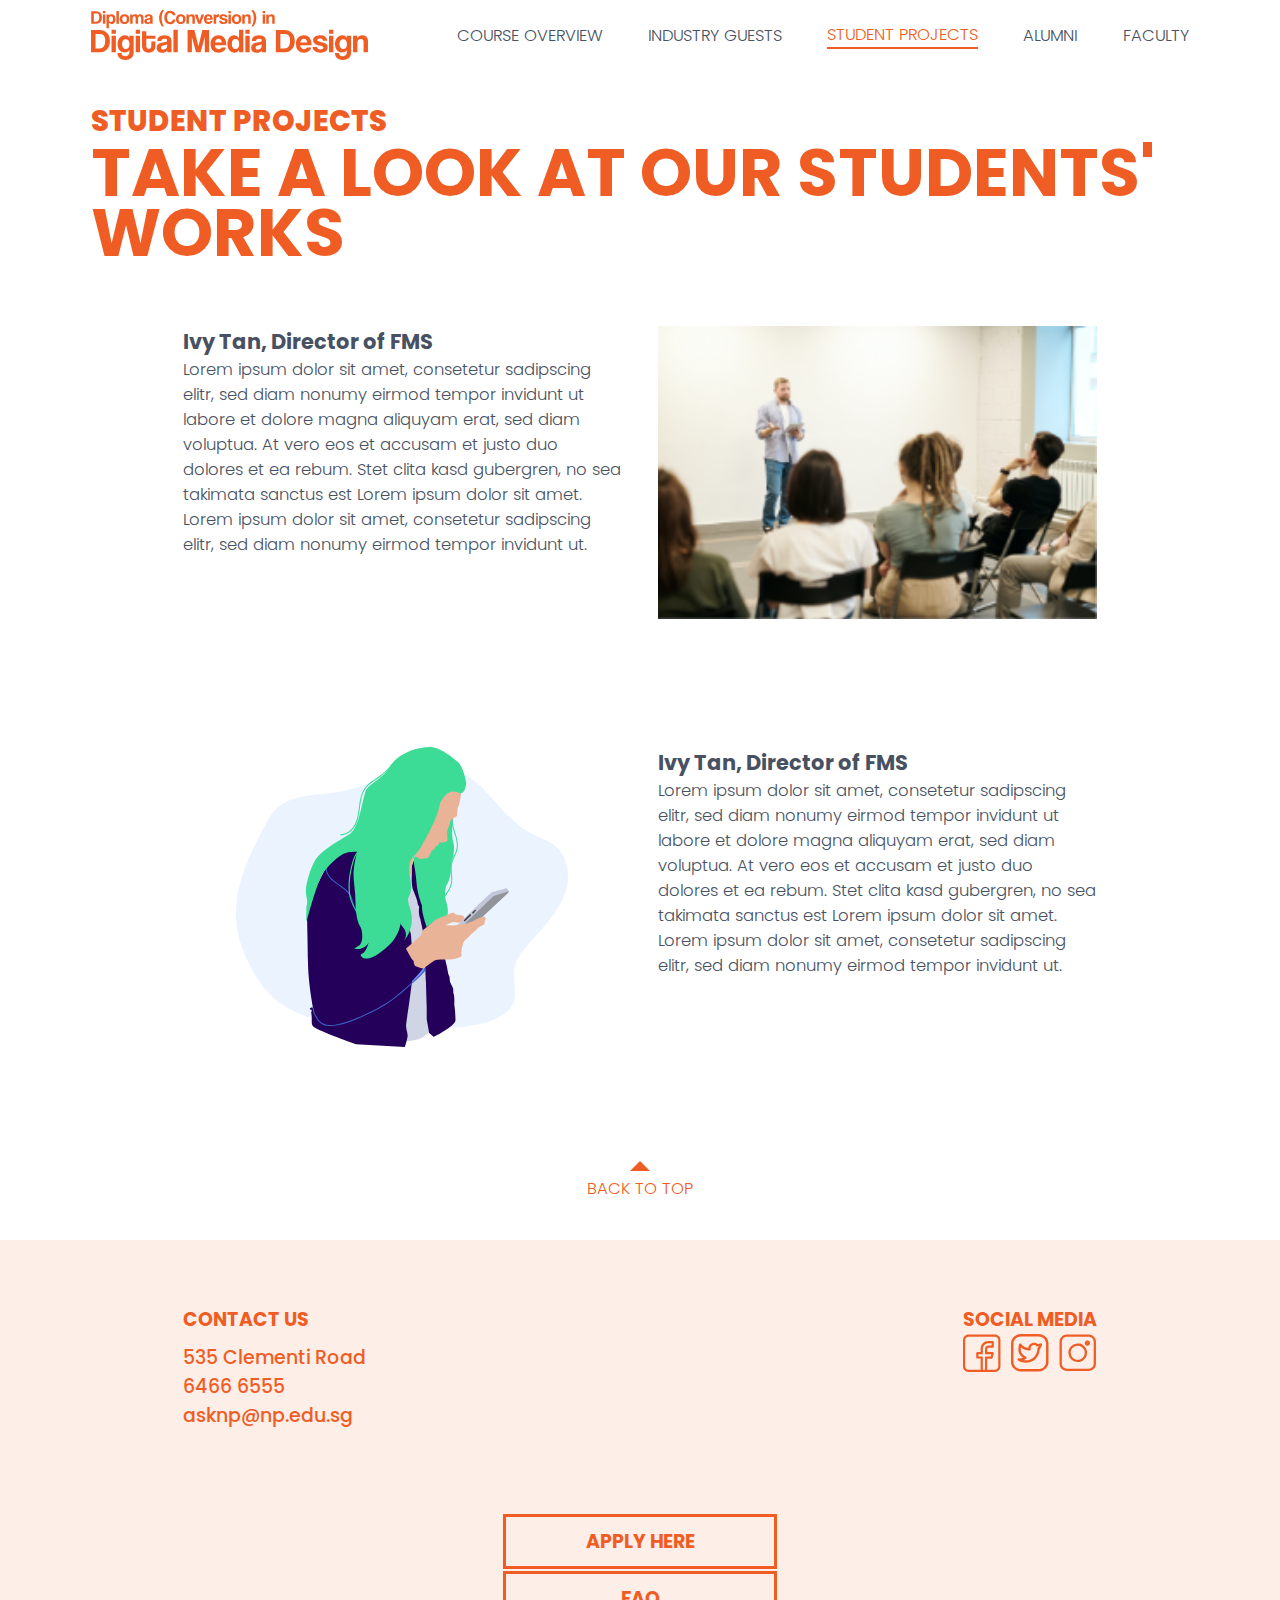
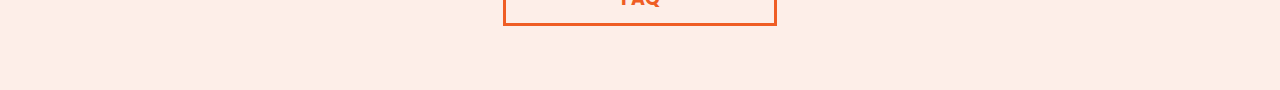
<file: projects.html>
<!DOCTYPE html>
<html lang="">
<head>
    <meta charset="UTF-8">
    <meta name="viewport" content="width=device-width, initial-scale=1">
    <title>Diploma(Conversion) in Digital Media Design | Projects</title>
	<meta name="Author" content="Ngee Ann Polytechnic"/>
	<meta name="description" content="In this design course, students learn digital skillsets across the digital media and marketing spectrum, including social media, user experience design, design thinking, online publishing, social advertising, content creation, and campaign planning. These essential skills will help you pursue a professional career in design.">
	<meta name="keywords" content="SSG Course, Digital Media Design, Digital Marketing, SSG funded course, School of Film and Media Studies, Design Thinking, New Media Design">
	<link rel="stylesheet" type="text/css" href="projects.css">
	<link href="https://fonts.googleapis.com/css2?family=Poppins:ital,wght@0,100;0,200;0,300;0,400;0,500;0,600;0,700;0,800;1,100;1,200;1,300;1,400;1,500;1,600;1,700;1,800&display=swap" rel="stylesheet">
	
<script src="https://ajax.googleapis.com/ajax/libs/jquery/3.3.1/jquery.min.js"></script>
<script>
$(document).ready(function(){
$("#scrollup").on('click', function(event) {

    if (this.hash !== "") {
      event.preventDefault();

      var hash = this.hash;

      // Using jQuery's animate() method to add smooth page scroll
      // The optional number (800) specifies the number of milliseconds it takes to scroll to the specified area
      $('html, body').animate({
        scrollTop: $(hash).offset().top
      }, 800, function(){
   
        window.location.hash = hash;
      });
    }
  });
/*
    $(window).on('resize', function() {
        $('[copy-size]').each(function() {
            var copyEl = $($(this).attr('copy-size'));
            var targetEl = $(this);
            targetEl.width(copyEl.width() + 'px');
            targetEl.height(copyEl.height() + 'px');
        });
    });*/
    
       $(".hamburgerwrap").click(function() {
           $(".navmenu").toggleClass("activenav")
           $(".hamburgerwrap").toggleClass("open")
        })
});
</script>
</head>
<body>
<div id="top"></div>
<!--navigationbar-->
<div class="navbar">
    <a class="logobox" href="index.html">
        <img src="/icons/logo.svg">
    </a>
    <a class="hamburgerwrap">
        <div class="hamburgercontent"></div>
    </a>
    <ul class="navmenu">
            <li class="navmenuitem">
                <a href="overview.html">Course Overview</a>
            </li>
            <li class="navmenuitem">
                <a href="industry.html">Industry Guests</a>
            </li>
            <li class="navmenuitem">
                <a class="active" href="projects.html">Student Projects</a>
            </li>
            <li class="navmenuitem">
                <a href="alumni.html">Alumni</a>
            </li>
            <li class="navmenuitem">
                <a href="faculty.html">Faculty</a>
            </li>
            
            <li class="hidden-navitem">
                <a href="#">Apply Now</a>
            </li>
            
            <li class="hidden-navitem">
                <a href="https://www.np.edu.sg/lifelonglearning/Pages/faqs.aspx" target="_blank">FAQ</a>
            </li>
    </ul>
</div>

<!--content boxes-->
<div class="viewport" id="vp1">
    <div class="header">
        <h1>Student Projects</h1>
        <h5>Take A Look At Our Students' Works</h5>
    </div>
    <div class="projectscontent">
      <img class="projectsimage" src="illustrations/placeholder.png">
       <div class="projectstext">
        <h2>Ivy Tan, Director of FMS</h2>
           <p1>Lorem ipsum dolor sit amet, consetetur sadipscing elitr, sed diam nonumy eirmod tempor invidunt ut labore et dolore magna aliquyam erat, sed diam voluptua. At vero eos et accusam et justo duo dolores et ea rebum. Stet clita kasd gubergren, no sea takimata sanctus est Lorem ipsum dolor sit amet. Lorem ipsum dolor sit amet, consetetur sadipscing elitr, sed diam nonumy eirmod tempor invidunt ut.</p1>
        </div>
    </div>

    <div class="projectscontent projectscontent2">
      <img class="projectsimage" src="illustrations/projectsimg.svg">
       <div class="projectstext">
        <h2>Ivy Tan, Director of FMS</h2>
           <p1>Lorem ipsum dolor sit amet, consetetur sadipscing elitr, sed diam nonumy eirmod tempor invidunt ut labore et dolore magna aliquyam erat, sed diam voluptua. At vero eos et accusam et justo duo dolores et ea rebum. Stet clita kasd gubergren, no sea takimata sanctus est Lorem ipsum dolor sit amet. Lorem ipsum dolor sit amet, consetetur sadipscing elitr, sed diam nonumy eirmod tempor invidunt ut.</p1></div>
    </div>
    
    <div id="scrollwrap">
       <a id="scrollup" href="#top">
            <p1>Back to Top</p1>
        </a>
    </div>
    </div>
    
<div class="viewport" id="vp2">
    <div class="footer">        
        <div class="contactbox">
            <h3>Contact Us</h3>
            <h4>535 Clementi Road<br>6466 6555<br>asknp@np.edu.sg</h4>
        </div>
        
        <div class="socialbox">
           <h3>Social Media</h3>
            <div class=socialicons>
            <a href="#"><img src="icons/facebook.svg"></a>
            <a href="#"><img src="icons/twitter.svg"></a>
            <a href="#"><img src="icons/instagram.svg"></a>
            </div>
        </div>
        
        <div class="footerbuttons">
        <a href="#" class="applybtn"><h3>Apply Here</h3></a>
        <a href="https://www.np.edu.sg/lifelonglearning/Pages/faqs.aspx" class="faqbtn" target="_blank"><h3>FAQ</h3></a>
        </div>
    </div>
</div>

</body>
</html>
</file>
<file: stylesheet.css>
* {
    margin:0;
    padding: 0;
    box-sizing: border-box;
}

@font-face {
    font-family: 'Keep Calm Regular';
    font-style: normal;
    font-weight: normal;
    src: local('Keep Calm Regular'), url('KeepCalm-Medium.woff') format('woff');
}

body {
    background-color: white;
    overflow-x: hidden;
}

p {
    line-height: 1.5;
}


#wrapper {
    width:100%;
    height:100%;
}

#screentop {
    position: absolute;
    top: 0px;
    z-index: -1;
}

section {
    width:100%;
    height: 100vh;
    padding-top: 120px;
}

section#home {
   background-color: white;
}

section#absence {background-color: #77B1FF;
padding-top: 150px;
}
section#timetable {background-color: #9EB6D8;
height: 120vh;}
section#themes {background-color: #7191C4;}
section#try {background-color: #c8d6e9; height:150vh;}

span {
    color: white;
}

/*home*/

section#home {
    padding-top:0;
}

#backgrounddesktop {
    position: absolute;
    top:195px;
    right: 0px;
    width: 100%;
    height:80vh;
    object-fit: scale-down;
}

#backgroundmobile {
    position: absolute;
    top:80px;
    right: 0px;
    width: 108%;
    height:100vh;
    object-fit: cover;
    display: none;
    object-position: right;
}


#homecontent {
    z-index: 2;
}

#homecontent p {
    font-family: 'Keep Calm Regular', sans-serif;
    font-size: calc(14px + 6 *((100vw - 500px)/(1280 - 500)));
    font-weight: normal;
    padding: 0px;
    position: relative;
    top:35px;
    color: #7C7C7C;
    text-align: center;
    clear: both;
}

#homecontent h1 {
    font-family: 'Futura', sans-serif;
    font-size: calc(18px + 7 *((100vw - 500px)/(1280 - 500)));
    font-weight: 500;
    padding: 0px;
    position: relative;
    color: black;
    text-align: center;
    display: block;
    top:40px;
    width: 70%;
    margin: 0 auto;
}

#homecontent h2 {
    font-family: 'Futura', sans-serif;
    font-size: calc(16px + 9 *((100vw - 500px)/(1280 - 500)));
    font-weight: 500;
    padding: 0px;
    position: relative;
    color: black;
    text-align: center;
    display: none;
    top:40px;
    width: 70%;
    margin: 0 auto;
}

.download {
    display: flex;
    position: relative;
    top:55px;
    width: 100%
    flex-direction: row;
    justify-content: center;
}

.download img {
    padding: 5px;
    width: calc(120px + 30 *((100vw - 500px)/(1280 - 500)));
}


/*absence*/


#absencecontent {
    position: relative;
    width: 100%;
    height: 100vh;
}

.header {
    position: relative;
    width: auto;
}

.header img {
    width: calc(60px + 20 *((100vw - 500px)/(1280 - 500)));
    height: auto;
    float: left;
    margin: 0px 20px 0px 50px;
}

#absencecontent .mockup {
    margin: 30px 60px;
    height:calc(350px + 200 *((100vw - 500px)/(1280 - 500)));
    width: 500px;
    position: absolute;
    object-position: top;
    object-fit: cover;
    clear: both;
    bottom: 120px;
    right: 0px;
}


#absencecontent h1 {
    font-family: 'Helvetica Neue', sans-serif;
    font-size: calc(25px + 10 *((100vw - 500px)/(1280 - 500)));
    font-weight: bold;
    font-style: italic;
    padding: 0px;
    position: relative;
    color: black;
}

#absencecontent h2 {
    font-family: 'Helvetica Neue', sans-serif;
    font-size: calc(20px + 5 *((100vw - 500px)/(1280 - 500)));
    font-weight: 500;
    padding: 0px;
    color: black;
}

#absencecontent h3 {
    font-family: 'Helvetica Neue', sans-serif;
    font-size: calc(20px + 5 *((100vw - 500px)/(1280 - 500)));
    font-weight: 500;
    color: white;
    clear: both;
    text-align: center;
    margin: 50px auto;
    position: absolute;
    width: 50%;
    top: 80px;
}

#filter {
    display: block;
}

#stats {
    display: none;
    opacity: 0;
}

.dots {
    position: absolute;
    display: flex;
    justify-content: center;
    margin: auto;
    top: 300px;
    width: 50%;
}

.dotsstats {
    position: absolute;
    display: flex;
    justify-content: center;
    margin: auto;
    top: 320px;
    width: 50%;
    clear: both;
}


.dots img {
    margin: 20px 5px;
    object-fit: none;
}

.dotsstats img {
    margin: 20px 5px;
    object-fit: none;
}


button {
    background-color: Transparent;
    background-repeat:no-repeat;
    border: none;
    cursor:pointer;
    overflow: hidden;
    outline:none;
}


#statsmockup {
    display: none;
}

#absencecontent p {
    font-family: 'Helvetica Neue', sans-serif;
    font-size: calc(16px + 4 *((100vw - 500px)/(1280 - 500)));
    font-weight: normal;
    padding-top: 30px;
    position: absolute;
    color: white;
    text-align: center;
    clear: both;
    margin: 0% 7.5%;
    width: 35%;
    top: 150px;
    display:block;
}

/*timetable*/

.header img {
    width: calc(60px + 20 *((100vw - 500px)/(1280 - 500)));
    height: auto;
    float: left;
    margin: 0px 20px 0px 50px;
}

#timetablecontent h1 {
    font-family: 'Helvetica Neue', sans-serif;
    font-size: calc(25px + 10 *((100vw - 500px)/(1280 - 500)));
    font-weight: bold;
    font-style: italic;
    padding: 0px;
    position: relative;
    color: black;
}

#timetablecontent h2 {
    font-family: 'Helvetica Neue', sans-serif;
    font-size: calc(16px + 9 *((100vw - 500px)/(1280 - 500)));
    font-weight: 500;
    padding: 0px;
    color: black;
}

.mockup {
    width: calc(170px + 80 *((100vw - 500px)/(1280 - 500)));
    height: auto;
    margin: 40px 145px;
    float: left;
}

#timetabletext {
    width: 40%;
    color: white;
    display: flex;
    flex-direction: column;
    margin: 50px 50px;
}

#timetabletextmobile {
    display: none;
}
    
.timetablebuttons {
    display: none;
}

#timetabletext img {
    width: calc(30px + 20 *((100vw - 500px)/(1280 - 500)));
    height: calc(30px + 20 *((100vw - 500px)/(1280 - 500)));
    display: inline;
}

#timetabletext p {
    font-family: 'Helvetica Neue', sans-serif;
    font-size: calc(14px + 4 *((100vw - 500px)/(1280 - 500)));
    font-weight: normal;
    color: white;
    float: left;
    display: inline;
    padding: 0px 0px 0px 20px;
}

#timetable1 {
    display: flex;
    flex-direction: row;
    margin: 20px 0px;
}

#timetable2 {
    display: flex;
    flex-direction: row;
    margin: 20px 0px;
}

#timetable3 {
    display: flex;
    flex-direction: row;
    margin: 20px 0px;
}

hr {
    border: 1px solid white;
}

/*themes*/

#themescontent {
    width: 100%;
    height: 100vh;
    position: relative;
}

#themescontent h1 {
    font-family: 'Helvetica Neue', sans-serif;
    font-size: calc(25px + 10 *((100vw - 500px)/(1280 - 500)));
    font-weight: bold;
    font-style: italic;
    padding: 20px;
    position: relative;
    color: black;
}

#themescontent .mockup {
    margin: 0px 60px;
    height:calc(300px + 200 *((100vw - 500px)/(1280 - 500)));
    width: 500px;
    position: absolute;
    object-position: top;
    float: right;
    object-fit: cover;
    clear: both;
    bottom: 120px;
    right: 0px;
}

#themescontent p {
    font-family: 'Helvetica Neue', sans-serif;
    font-size: calc(17px + 3 *((100vw - 500px)/(1280 - 500)));
    font-weight: normal;
    padding-top: 30px;
    position: absolute;
    font-style: italic;
    color: white;
    text-align: center;
    clear: both;
    margin: 0% 10%;
    width: 30%;
    top: 200px;
    display:block;
    float: left;
    line-height: 2;

}

/*try*/

#trycontent {
    width: 100%;
    height: 150vh;
}

iframe {
    position: absolute;
    margin: 0px 50px;
    left: 0px;
}

#trycontent h1 {
    position: relative;
    float: right;
    font-family: 'helvetica neue',sans-serif;
    font-size: calc(50px + 50 *((100vw - 500px)/(1280 - 500)));
    width: 30%;
    margin-right: 20%;
    color: black;
}

/*contact*/

footer {
    position: relative;
    width:100%;
    height: 20vh;
    background-color: white;
}

.socialmedia {
    float: left;
    clear: right;
    display: flex;
    flex-direction: row;
    margin: 8vh 50px;
    align-items: center;
}
    
    .socialmedia ul {
        list-style-type: none;
        display: flex;
        flex-direction: row;
        align-items: center;
    }
    
    .socialmedia li a {
        display: flex;
        flex-direction: row;
        color: black;
        text-decoration: none;
    }
    

.socialmedia h4 {
    font-family: 'Futura',sans-serif;
    font-weight: normal;
    font-size: 18px;
    text-transform: uppercase;
    padding: 0px 50px 0px 0px;
}

.socialmedia img {
    width: 25px;
    height: auto;
    position: relative;
    margin:0px;
}

.socialmedia p {
    font-family: 'Futura', sans-serif;
    padding: 0px 30px 0px 10px;
    font-size: 16px;
}

footer img {
    height: 12vh;
    margin:4vh 3vh;
    display: block;
    position: absolute;
    right: 0;
}


/*navigation*/

#navigation {
    background-color: black;
    width: 100%;
    height: 80px;
    margin:0 auto;
    position: sticky;
    top:0;
    z-index: 2;
}

#logo {
    float: left;
    position: relative;
    top: 0;
    right: 0px;
    padding: 14px 20px;
    z-index: 3;
}

#logo img {
    height: 50px;
}

nav#top {
    width:100%;
    background-color: black;
    margin:0 auto;
    position: sticky;
    top:0;
    height: 80px;
}

.main {
    display: flex;
    flex-direction: row;
    justify-content: flex-end;
}

.main li {
    background-color: black;
    list-style: none;
    height: 80px;
}

.main li a {
    color: white;
    text-decoration: none;
    font-family: 'Futura', sans-serif;
    text-transform: uppercase;
    font-size: 16px;
    font-weight: normal;
    text-align: center;
    padding: 0px 20px;
    box-sizing: border-box;
    background-color: black;
    display: flex;
    align-items: center;
    height: 80px;
}

.main li a:hover {
    color:blue;
    background-color: white;
}

#whatsnew2 {
    display: none;
}


.main li ul li {
    width: 146px;
    clear: both;
    flex-wrap: nowrap;
    height: auto;
}

.main li ul li a {
    clear: both;
    color: white;
    text-decoration: none;
    font-family: 'Futura', sans-serif;
    text-transform: uppercase;
    font-size: 16px;
    font-weight: normal;
    text-align: center;
    padding: 20px 7px;
    box-sizing: border-box;
    background-color: darkblue;
    display: block;
    height: auto;
}

#whatsnew:hover #whatsnew2 {
    display: flex;
    flex-direction: column;
    justify-content: center;
}

#small_menu {
    display:none;
}

@media only screen and (max-width:500px) {

    section {
        padding-top:120px 
    }
    
/*navigation*/

    #small_menu {
        display:block;
        text-align: center;
        text-decoration: none;
        padding: 22px;
    }

    #navigation {
    background-color: black;
    width: 100%;
    height: 80px;
    margin:0 auto;
    position: sticky;
    top:0;
}
    
    nav#top {
        width:80px;
        height:80px;
        float: right;
    }
    
    .main {
        position:absolute;
        right:0;
        display: none;
        height: auto;
    }
    
    nav#top:hover .main {
        display: flex;
        flex-direction: column;
    }
    
    
    .main li {
        clear:both;
        width: 150px;
        height: auto;
    }
    
    .main li a {
        text-align: center;
        display: block;
        padding: 20px;
        height: auto;
    }
    
    .main li ul li {
    width: 150px;
    height: auto;
}

.main li ul li a {
    clear: both;
    color: white;
    text-decoration: none;
    font-family: 'Futura', sans-serif;
    text-transform: uppercase;
    font-size: 16px;
    font-weight: normal;
    text-align: right;
    padding: 20px 20px 20px 10px;
    box-sizing: border-box;
    background-color: darkblue;
    display: block;
    height: auto;
}

    .main:hover #whatsnew2{
        display: block;
    }

    
/*home*/
    #homecontent p {
    top:45px;
}

    #homecontent h2 {
    font-family: 'Futura', sans-serif;
    font-weight: 500;
    padding: 0px;
    position: relative;
    color: black;
    text-align: center;
    display: block;
    top:50px;
    width: 50%;
    margin: 0 auto;
}

    #homecontent h1 {
        display: none;
    }

    #backgroundmobile {
        display: block;
    }
    
    .download{
        top:65px;
    }
    
/*absence*/
    
    section#absence {
        padding-top: 120px;
    }
    
    #absencecontent #filter p {
    margin: 0% 20%;
    padding-top: 10px;
    text-align: center;
    width: 60%;
    top:120px;
    }
    
    #absencecontent #stats p {
    margin: 0% 15%;
    padding-top: 10px;
    text-align: center;
    width: 70%;
    top:110px;
    }
    
    #absencecontent .mockup {
    margin: 30px 10%;
    height: 300px;
    width: 80%;
    object-fit:cover;
    object-position: top;
    position: absolute;
    clear: both;
    bottom: 90px;
    }
    
    .dots {
    position: absolute;
    display: flex;
    justify-content: center;
    margin: auto;
    top: 220px;
    width: 100%;
}
    
    .dotsstats {
    position: absolute;
    display: flex;
    justify-content: center;
    margin: auto;
    top: 220px;
    width: 100%;
}
    
    #absencecontent h3 {
    top:90px;
    display: block;
    position: absolute;
    text-align: center;
    margin: 0px auto;
    clear: both;
    width: 100%;
    }


    /*    height: calc(350px + 300 *((100vw - 500px)/(1280 - 500))); */
    
/*timetable*/
    .mockup {
        margin:40px 40px 40px 50px;
    }
    
    #timetabletext {
    display: none;
    }

    #timetabletextmobile {
    width: 40%;
    color: white;
    display: flex;
    flex-direction: row;
    margin: 50px 0px;
}

#timetabletextmobile img {
    width: 30px;
    height: 30px;
    display: block;
    position: absolute;
    top: 0px;
}

#timetabletextmobile p {
    font-family: 'Helvetica Neue', sans-serif;
    font-size: calc(16px + 2 *((100vw - 500px)/(1280 - 500)));
    font-weight: normal;
    color: white;
    display: block;
    position: absolute;
    top: 40px;
}
    
#timetabletextmobile h3 {
    font-family: 'Helvetica Neue', sans-serif;
    font-size: calc(20px + 5 *((100vw - 500px)/(1280 - 500)));
    font-weight: 500;
    color: white;
    clear: both;
    text-align: left;
    margin: 0 auto;
    position: absolute;
    width: 100%;
    top: 3px;
    padding-left: 50px;
    display: block;
    margin-left: 0px;
}

#timetablea {
    display: block;
    margin: 20px 0px;
}

#timetableb {
    display: none;
    margin: 20px 0px;
}

#timetablec {
    margin: 20px 0px;
    display: none;
}

#timetabled {
    margin: 20px 0px;
    display: none;
}

.timetablebuttons {
    position: absolute;
    display: flex;
    flex-direction: row;
    justify-content: space-around;
    top: 200px;
    width: 50%;
}

    
#timetabletextmobile .timetablebuttons img {
    width: 20px;
    height: 20px;
    display: block;
    position: absolute;
    object-fit: scale-down;
    margin: 0px 40px;
    top: 0px;
}

    
/*themes*/
    #themescontent h1 {
    padding: 0px;
    width: 80%;
    }

    #themescontent .mockup {
    margin: 0px 10%;
    height: 300px;
    width: 80%;
    object-fit:cover;
    object-position: top;
    position: absolute;
    clear: both;
    }
    
    #themescontent p {
    margin: 0% 20%;
    padding-top: 10px;
    text-align: center;
    width: 60%;
    top:115px;
    line-height: 2;
    
    }
    
    section#timetable {height: 100vh;}
    
/*contact*/
    .socialmedia {
        display: block;
    }
    
    .socialmedia ul {
        list-style-type: none;
        display: block;
        position: absolute;
        clear: both;
        left: 180px;
        top: 30px;
        
    }
    
    .socialmedia li a {
        display: flex;
        flex-direction: row;
    }
    
    /*try*/
    section#try {
        height: 170vh;
    }
    
    #trycontent h1 {
    position: relative;
    top: 0px;
    font-family: 'helvetica neue',sans-serif;
    width: 60%;
}
    iframe {
    position: absolute;
    margin: 150px 50px 0px 50px;
    left: 0px;
}
    
}
</file>
<file: alumni.css>
* {
    padding:0;
    margin:0;
    box-sizing: border-box;
}

.viewport {
    position: static;
    width: 100%;
    height: auto;
    display:block;
    z-index: 0;
}

#vp1 {
    background-color: white;
    height: auto;
    min-height: calc(100vh - 100px);
    margin-top: 100px;
    z-index: 0;
    position: relative;
    display: flex;
    flex-direction: column;
}

#vp2 {
    width: 100%;
    background-color: white;
    height: calc((100vh /14)*7);
    display: block;
    margin-top: calc(100vh /14);
}



#top {
    position: absolute;
    top: 0px;
    background-color: transparent;
}

/*navigation*/

.navbar {
    position: -webkit-sticky; /* Safari */
    position: fixed;
    top: 0px;
    width: 100%;
    background-color: white;
    display: flex;
    flex-direction: row;
    align-items: center;
    justify-content: space-between;
    z-index: 100;
    height: 70px;
}

.logobox {
    margin-left: calc(100%/14);
    display: inline-flex;
    justify-self: center;
    align-items: center;
    height: 70px;
    padding: 10px 0;
}

.logobox img {
    object-fit: contain;
    object-position: left;
    height: 100%;
}

.hamburgerwrap {
    display: none!important;
}

.navbar ul {
    list-style-type: none;
    display: flex;
    justify-content: space-between;
    align-items: center;
    
    height: 70px;
    width: calc(100%/14*8);
    background-color: transparent;
        
    margin-right: calc(100%/14);
    
    align-self: flex-start;
    justify-self: flex-end;
    position: absolute;
    right: 0;
}

.navbar ul li {
    display: inline-flex;
    justify-content: space-between;
}

.navbar ul li a {
    color: #485161;
    text-decoration: none;
    font-family: "Poppins", sans-serif;
    font-weight: 300;
    text-transform: uppercase;
    font-size: calc(16px + (18 - 16) * ((100vw - 1080px) / (1920 - 1080)));
    text-align: right;
    margin: 0px;
}

li a:hover:not(.active) {
    color: #EF5D24;
}

.active {
    border-bottom: 2px solid #EF5D24;
    color: #EF5D24 !important;
}

.hidden-navitem {
    display: none!important;
}

/*fontsizing*/

p1 {
    font-size: calc(16px + (18 - 16) * ((100vw - 1080px) / (1920 - 1080)));
    font-family: "Poppins", sans-serif;
    font-weight: 300;
    color: #485161;
}

h1 {
    font-size: calc(26px + (38 - 26) * ((100vw - 1080px) / (1920 - 1080)));
    font-family: "Poppins", sans-serif;
    font-weight: 800;
    color: #EF5D24;
    line-height: auto;
    text-transform: uppercase;
}

h1 span {
    font-weight: 300;
    color: #485161;
}

h2 {
    font-size: calc(20px + (24 - 20) * ((100vw - 1080px) / (1920 - 1080)));
    font-weight: bold;
    font-family: "Poppins", sans-serif;
    color: #485161;
}

h3 {
    font-size: calc(18px + (22 - 18) * ((100vw - 1080px) / (1920 - 1080)));
    font-weight: bold;
    font-family: "Poppins", sans-serif;
    color: #EF5D24;
    text-transform: uppercase;
}

h4 {
    font-size: calc(18px + (22 - 18) * ((100vw - 1080px) / (1920 - 1080)));
    font-weight: 500; /*medium*/
    font-family: "Poppins", sans-serif;
    color: #EF5D24;
}

h5 {
    font-family: 'Poppins';
    font-style: normal;
    font-weight: bold;
    font-size: calc(60px + (100 - 60) * ((100vw - 1080px) / (1920 - 1080)));
    line-height: calc(50px + (90 - 50) * ((100vw - 1080px) / (1920 - 1080)));
    text-transform: uppercase;
    color: #EF5D24;
}

/*alumni pt1*/

.header {
    background-color: transparent;
    margin: 0 calc(100%/14) calc(100vh/14) calc(100%/14);
}

.q1a {
    z-index: 4;
    width: calc(100%/14*2);
    height: calc(100vh/14*2);
    position: relative;
    align-self: flex-start;
}

.q1b {
    z-index: 4;
    width: calc(100%/14*2);
    height: calc(100vh/14*2);
    position: relative;
    align-self: flex-end;
    bottom: calc(-100vh/14);
    display: block;
}

.alumniwrapper {
    display: flex;
    flex-direction: column;
    width: 100%;
    height: auto;
    position: relative;
    align-items: center;
    justify-content: flex-start;
    margin: 0 0 calc(100vh/14*2) 0;
}

.alumnicontent {
    display: flex;
    flex-direction: row;
    justify-content: flex-start;
    position: relative;
    padding: 0 calc(100%/14);
    margin-top: 20px;
    width: 100%;
}

.alumniinfo {
    display: flex;
    flex-direction: row-reverse;
    width: 100%;
}

.alumniwrapper p1 {
    z-index: 2;
    width: calc(100%/8*5);
    height: auto;
    margin: 0.7rem calc(100vh/14);
}

.imagebox {
    width: calc(100vw/14*3);
    height: auto;
    position: relative;
    right: calc(-100%/8);
    flex-shrink: 0;
}

.ali {
    background-color: transparent;
    z-index: 2;
    width: 100%;
    height: calc(100vw/14*3);;
    position: relative;
    object-fit: cover;
    object-position: center;
    flex-shrink: 0;
}

.imagebox h2 {
    display: none;
}

.alumniwrapper h2 {
    background-color: transparent;
    color: #EF5D24;
    z-index: 2;
    position: relative;
    align-self: flex-end;
    right: calc(100%/14*4);
    margin: 40px 0;
}

.alumnibg1 {
    z-index: 0;
    display: block;
    box-sizing: border-box;
    clip-path: polygon(25% 0, 100% 0, 100% 100%, calc(100% - 50vw) 100%);
    height: 100%;
    width: 100%;
    background-color: #EBF3FF;
    z-index: 0;
    position: absolute;
}

/*pt2. alumni*/

.alumniinfo2 {
    flex-direction: row;
    margin-top: calc(100vh/14);
    width: 100%;
}

.q2a {
    z-index: 4;
    width: calc(100%/14*2);
    height: calc(100vh/14*2);
    position: relative;
    align-self: flex-start;
}

.q2b {
    z-index: 4;
    width: calc(100%/14*2);
    height: calc(100vh/14*2);
    position: relative;
    align-self: flex-end;
}

.ali2 {
    right: calc(100%/2);
}

.alumniwrapper2 h2 {
    margin: 0.7rem 0 calc(60px + 5vh) 0;
    align-self: flex-end;
    right: calc(100%/14*2);
}

.alumnibg2 {
    z-index: 0;
    display: block;
    box-sizing: border-box;
    clip-path: polygon(0 0, 75% 0, calc(100% - 50vw) 100%, 0 100%);
    height: 100%;
    width: 100%;
    background-color: #EBF3FF;
    z-index: 0;
    position: absolute;
}

/*scrollupstuff*/

#scrollwrap {
    position: absolute;
    display: flex;
    align-items: center;
    margin: 0;
    bottom: 0px;
    align-self: center;
    justify-content: center;
}

#scrollup {
    background-color: transparent;
    z-index: 3;
    display: inline-flex;
    align-items: center;
    flex-direction: column;
    text-decoration: none;
    height: 20px;
    width: auto;
    position: relative;
    
}

#scrollup p1 {
    color: #EF5D24;
    text-transform: uppercase;
}

#scrollup::before {
  content: ' ';
  display: block;

  border-top: 10px solid transparent;
  border-bottom: 10px solid transparent;
  border-left: 10px solid #EF5D24;
  vertical-align: middle;
  transform: rotate(-90deg);
}

/*footer*/

.footer {
    background-color: #FDEEE8;
    display: flex;
    height: 100%;
    position: relative;
    padding: calc(100vh/14) 0;
    align-items: center;
    flex-direction: column;
}

.contactbox {
    display: grid;
    grid-template-columns: repeat(3,calc(100%/3));
    grid-template-rows: repeat(3,calc(100%/3));
    background-color: transparent;
    position: absolute;
    width: calc(100%/14*4);
    margin-left: calc(100%/14*2);
    left: 0px;
}

.contactbox h3 {
    grid-area: 1/1/2/4;
}

.contactbox h4 {
    grid-area: 2/1/4/4;
}

.socialbox h3 {
    display: block;
}

.socialbox {
    display: flex;
    flex-direction: column;
    background-color: transparent;
    position: absolute;
    right: 0px;
    width: auto;
    margin-right: calc(100%/14*2);
}

.socialicons {
    display: flex;
    flex-direction: row;
    justify-content: flex-start;
}

.socialicons a {
    width: calc(100%/3);
}

.socialicons a:nth-of-type(2) {
    margin: 0 10px;
}

.socialicons img {
    width: 100%;
}

.footerbuttons {
    width: calc(100%/14*3);
    position: absolute;
    bottom: calc(100vh/14);
    min-width: 200px;
}

.faqbtn {
    background-color: transparent;
    border: 3px solid #EF5D24;
    box-sizing: border-box;
    display: flex;
    align-items: center;
    justify-content: center;
    text-decoration: none;
    padding: 10px;
    width: 100%;
    margin-top: 2.5px;
}

.faqbtn:hover {
    background-color: #EF5D24;
}

.faqbtn:hover h3 {
    background-color: #EF5D24;
    color: white;
}

.applybtn {
    background-color: transparent;
    border: 3px solid #EF5D24;
    box-sizing: border-box;
    display: flex;
    align-items: center;
    justify-content: center;
    text-decoration: none;
    padding: 10px;
    width: 100%;
    margin-bottom: 2.5px;
}

.applybtn:hover {
    background-color: #EF5D24;
}

.applybtn:hover h3 {
    color: white!important;
}

/*hamburger default for screen-width < 1080px */

@media only screen and (max-width: 1080px) {

.hidden-navitem {
    display: inherit!important;
}

.hamburgerwrap {
    width: 30px;
    height: 70px;
    background-color: transparent;
    display: flex!important;
    justify-content: center!important;
    flex-direction: column!important;
    align-items: flex-end;
    cursor: pointer;
    position: absolute;
    margin-right: 4vw;
    text-align: right;
    right: 0px;
    z-index: 100;
}
    
    .hamburgerwrap div {
        width: 30px;
        height: 4px;
        background-color: #EF5D24;
        display: block;
        position: relative;
        transition: all 0.3s ease-out;
        -moz-transition: all 0.3s ease-out;
        -webkit-transition: all 0.3s ease-out;
        z-index: 10;
        justify-self: flex-end;
    }
    
    .hamburgerwrap div::before, .hamburgerwrap div::after {
        content: '';
        width: 30px;
        height: 4px;
        background-color: #EF5D24;
        position: absolute;
        transition: all 0.3s ease-out;
        -moz-transition: all 0.3s ease-out;
        -webkit-transition: all 0.3s ease-out;
        
    }
    
    .hamburgerwrap div::before {
        transform:translate(-100%,-10px);
    }
    
    .hamburgerwrap div::after {
        transform:translate(-100%,10px);
    }
    
    .hamburgerwrap.open .hamburgercontent {
        width: 23px!important;
    }
    
    .hamburgerwrap.open .hamburgercontent::after {
        width: 16px!important;
    }
    
.navbar ul {
    list-style-type: none;
    display: flex;
    
    flex-direction: column;
    justify-content: space-around;
    align-items: flex-end;
    
    width: 40%;
    height: 80vh;
    background-color: #FDEEE8;
    
    align-self: flex-start;
    justify-self: flex-end;    
    
    position: absolute;
    right: -100%;
    top: 0px;
    
    overflow-x: hidden;
    
    padding: 0 4vw;
    padding-top: calc(60px + 3vh);
    margin: 0;
    transition: all 0.4s ease-out;
}
    
    .navmenu.activenav {
        display: flex;
        right: 0px;
        transition: all 0.4s ease-out;
    }
    
.navcontent {
    height: 90vh;
    width: auto;
    background-color: transparent;
    
    display: flex;
    flex-direction: column;
    align-items: flex-end;
    
    align-self: flex-start;
    justify-self: flex-end;
    
    margin: 0;
    overflow-x: hidden;
}

.navbar ul li {
    height: auto;
}

.navbar ul li a {
    text-decoration: none;
    font-size: calc(24px + (38 - 24) * ((100vw - 1080px) / (1920 - 1080)));
    font-family: "Poppins", sans-serif;
    font-weight: 800;
    color: #EF5D24;
    text-transform: uppercase;
    text-align: right;
}

li a:hover:not(.active) {
    color: #EF5D24;
}

.active {
    border-bottom: 2px solid #EF5D24;
    color: #EF5D24 !important;
}
    
}

/*mobile*/
@media screen and (max-height: 900px) and (max-width: 500px) and (min-height: 0px) and (min-width: 0px) {
    
    .navbar ul {
    width: 100%;
    height: 100vh;
    background-color: #FDEEE8;
    list-style-type: none;
        
    display: flex;
    flex-direction: column;
    justify-content: space-between;
    align-items: flex-end;
    
    align-self: flex-start;
    justify-self: flex-end;    
    
    position: absolute;
    right: -100%;
    top: 0px;
    overflow-x: hidden;

    padding: calc(60px + 3vh) 4vw;
    transition: all 0.4s ease-out;
}
    
    .navmenu.activenav {
        display: flex;
        right: 0px;
        transition: all 0.4s ease-out;
        z-index: auto;
    }
    
   .logobox {
        margin: 0;
        height: 70px;
        margin-left: 4vw;
        padding: 15px 0;
    }
    
.navbar ul li {
    height: auto;
}

    
.navbar ul li a {
    text-decoration: none;
    font-size: calc(28px + (40 - 28) * ((100vw - 360px) / (500 - 360)));
    font-family: "Poppins", sans-serif;
    font-weight: 800;
    color: #EF5D24;
    text-transform: uppercase;
    text-align: right;
    height: auto;
    padding: 0;
    margin: 0;
}
     
    
p1 {
    font-size: calc(15px + (16 - 15) * ((100vw - 360px) / (500 - 360)));
    font-family: "Poppins", sans-serif;
    font-weight: 300;
    color: #485161;
}

p1 {
    font-size: calc(15px + (16 - 15) * ((100vw - 360px) / (500 - 360)));
    font-family: "Poppins", sans-serif;
    font-weight: 300;
    color: #485161;
}

h1 {
    font-size: calc(20px + (22 - 20) * ((100vw - 360px) / (500 - 360)));
    font-family: "Poppins", sans-serif;
    font-weight: 800;
    color: #EF5D24;
    line-height: auto;
    text-transform: uppercase;
}

h2 {
    font-size: calc(18px + (20 - 18) * ((100vw - 360px) / (500 - 360)));
    font-weight: bold;
    font-family: "Poppins", sans-serif;
    color: #485161;
}

h3 {
    font-size: calc(18px + (20 - 18) * ((100vw - 360px) / (500 - 360)));
    font-weight: bold;
    font-family: "Poppins", sans-serif;
    color: #EF5D24;
    text-transform: uppercase;
}

h4 {
    font-size: calc(15px + (16 - 15) * ((100vw - 360px) / (500 - 360)));
    font-weight: 500; /*medium*/
    font-family: "Poppins", sans-serif;
    color: #EF5D24;
}

h5 {
    font-family: 'Poppins',sans-serif;
    font-style: normal;
    font-weight: bold;
    font-size: calc(22px + (24 - 22) * ((100vw - 360px) / (1920 - 500)));
    line-height: calc(22px + (24 - 22) * ((100vw - 360px) / (1920 - 500)));
    text-transform: capitalize;
    color: #EF5D24;
}

   #vp1 {
        height: auto;
    }
    
    /*alumni pt1*/

    .q1a {
        height: 11vw;
        top: calc(100vw/14*9);
        margin-top: -11vw;
    }
    
    .q1b {
        display: none;
    }
    
    .q2a {
        display: none;
    }
    
    .q2b {
        height: auto;
    }
    
    .hidequote {
        display: none;
    }
    
    .alumniwrapper {
        flex-direction: column;
    }
    
     .alumnicontent {
        flex-direction: column;
    }
    
    .alumniinfo {
        flex-direction: column!important;
        align-items: flex-end;
        width: 100%;
    }
    
    .alumniinfo2 {
        align-items: flex-start;
    }
    
    .alumniinfo p1 {
        width: 100%;
        margin: calc(100vh/28) 0;
        text-align: center;
    }
    
    .imagebox {
        right:0!important;
        top: 0!important;
        width: auto;
    }
    
    .ali {
        width: calc(100vw/14*9);
        height: calc(100vw/14*9);
    }
    
    .ali2 {
        right:0!important;
        top: 0!important;
    }
    
    .alumniwrapper h2 {
        right: 0!important;
        margin: 0.7rem calc(100%/14)!important;
    }
    
    .alumniwrapper h2::before {
        content: '- ';
    }
    
    .alumnibg {
        height: 200px!important;
        min-height: 0px!important;
    }
    
    .alumnibg1 {
        clip-path: polygon(10% 0, 100% 0, 100% 100%, calc(100% - 50vw) 100%);
    }
    
    .alumnibg2 {
        clip-path: polygon(0 0, 90% 0, calc(100% - 50vw) 100%, 0 100%);
    }
    
    .alumniinfo2 {
        margin-top: 0;
    }

#vp2 {
    width: 100%;
    background-color: white;
    height: calc((100vh /14)*7);
    display: block;
}
    
/*footer*/
.footer {
    padding: 0;
    align-items: center;
    justify-content: space-evenly;
}

.contactbox {
    display: flex;
    flex-direction: column;
    position: static;
    align-items: center;
    margin: 0;
    width: calc(100%/14*6);
}

.contactbox h3 {
    text-align: center;
}

.contactbox h4 {
    text-align: center;
    font-weight: 300;
}

.socialbox h3 {
    display: none;
}

.socialbox {
    display: block;
    margin: 0;
    position: static;
}

.socialicons {
    justify-content: center;
    align-items: center;
}

    .footerbuttons {
        position: static;
        width: auto;
    }
    
.faqbtn {
    border: 2px solid #EF5D24;
}

.applybtn {
    border: 2px solid #EF5D24;
}
    
}

/*small tablet*/    
@media screen and (max-height: 1300px) and (max-width: 768px) and (min-height: 650px) and (min-width: 500px) {
    p1 {
    font-size: calc(16px + (18 - 16) * ((100vw - 500px) / (768 - 500)));
    font-family: "Poppins", sans-serif;
    font-weight: 300;
    color: #485161;
}

h1 {
    font-size: calc(24px + (30 - 24) * ((100vw - 500px) / (768 - 500)));
    font-family: "Poppins", sans-serif;
    font-weight: 800;
    color: #EF5D24;
    line-height: auto;
    text-transform: uppercase;
}

h1 span {
    font-weight: 300;
    color: #485161;
}

h2 {
    font-size: calc(20px + (24 - 20) * ((100vw - 500px) / (768 - 500)));
    font-weight: bold;
    font-family: "Poppins", sans-serif;
    color: #485161;
}

h3 {
    font-size: calc(16px + (18 - 16) * ((100vw - 500px) / (768 - 500)));
    font-weight: bold;
    font-family: "Poppins", sans-serif;
    color: #EF5D24;
    text-transform: uppercase;
}

h4 {
    font-size: calc(16px + (18 - 16) * ((100vw - 500px) / (768 - 500)));
    font-weight: 500; /*medium*/
    font-family: "Poppins", sans-serif;
    color: #EF5D24;
}

h5 {
    font-family: 'Poppins',sans-serif;
    font-style: normal;
    font-weight: bold;
    font-size: calc(30px + (40 - 30) * ((100vw - 500px) / (768 - 500)));
    line-height: calc(30px + (40 - 30) * ((100vw - 500px) / (768 - 500)));
    text-transform: capitalize;
    color: #EF5D24;
}
    
    #vp1 {
        min-height: calc(72vh - 100px);
    }
    
    .q1a {
        height: calc(100vh/28);
        width: auto;
    }
    
    .q1b {
        height: calc(100vh/28);
        width: auto;
        top: calc(100vw/14*3 - 20px + 1.2rem);
        align-self: flex-start;
        right: 0;     
    }
    
    .q2a {
        height: calc(100vh/28);
        width: auto;
    }
    
    .q2b {
        height: calc(100vh/28);
        width: auto;
    }
    
    .header {
        margin: 0 calc(100%/14) calc(100vh/28) calc(100%/14);
    }
    
    .alumniwrapper {
        margin: 0 0 calc(100vh/14) 0;
    }
    
    .alumniwrapper p1 {
    z-index: 2;
    width: calc(100%/8*5);
    height: auto;
    margin: 1.2rem calc(100%/8) 1.2rem 1.2rem;
    }
    
    .alumniwrapper2 p1 {
    margin: 1.2rem 1.2rem 1.2rem calc(100%/8);
    }
    
    .alumniwrapper h2 {
        display: none;
    }

    .ali {
        right: 0!important;
    }
    
    .imagebox {
        margin-left: calc(-100%/16);
        right: calc(-100vw/14 + 1.2rem);
        margin-top: 1.2rem;
    }
    
    .imagebox h2 {
        display: block!important;
        right: 0!important;
        margin: 0.7rem 0 1.2rem 0!important;
        text-align: center;
    }
    
    .alumniinfo2 {
        margin: 0;
    }
    
    .alumniinfo2 .imagebox {
        right: 0px!important;
        margin-top: calc(80vh/14);
    }
    
    .alumnibg2 {
        min-height: 0px;
    }

    #vp2 {
        height: 28vh;
    }    
    
    /*footer*/

.footer {
    padding: calc(100vh/28) 0;
}

.contactbox {
    display: flex;
    flex-direction: column;
}
    
.socialbox h3 {
    margin-bottom: 3px;
}

.footerbuttons {
    bottom: calc(100vh/28);
}

}

/*medium tablet*/
@media screen and (max-height: 1920px) and (max-width: 1300px) and (min-height: 1024px) and (min-width: 768.09px) {
    p1 {
    font-size: calc(16px + (18 - 16) * ((100vw - 768px) / (1300 - 768)));
    font-family: "Poppins", sans-serif;
    font-weight: 300;
    color: #485161;
}

h1 {
    font-size: calc(26px + (38 - 26) * ((100vw - 768px) / (1300 - 768)));
    font-family: "Poppins", sans-serif;
    font-weight: 800;
    color: #EF5D24;
    line-height: auto;
    text-transform: uppercase;
}

h1 span {
    font-weight: 300;
    color: #485161;
}

h2 {
    font-size: calc(20px + (24 - 20) * ((100vw - 768px) / (1300 - 768)));
    font-weight: bold;
    font-family: "Poppins", sans-serif;
    color: #485161;
}

h3 {
    font-size: calc(16px + (18 - 16) * ((100vw - 768px) / (1300 - 768)));
    font-weight: bold;
    font-family: "Poppins", sans-serif;
    color: #EF5D24;
    text-transform: uppercase;
}

h4 {
    font-size: calc(16px + (18 - 16) * ((100vw - 768px) / (1300 - 768)));
    font-weight: 500; /*medium*/
    font-family: "Poppins", sans-serif;
    color: #EF5D24;
}

h5 {
    font-family: 'Poppins',sans-serif;
    font-style: normal;
    font-weight: bold;
    font-size: calc(40px + (50 - 40) * ((100vw - 768px) / (1300 - 768)));
    line-height: calc(40px + (50 - 40) * ((100vw - 768px) / (1300 - 768)));
    text-transform: capitalize;
    color: #EF5D24;
}
    #vp1 {
        min-height: calc(72vh - 100px);
    }
    
    .q1a {
        height: calc(100vh/28);
        width: auto;
    }
    
    .q1b {
        height: calc(100vh/28);
        width: auto;
        top: calc(100vw/14*3 - 20px);
        align-self: flex-start;
        right: 0;     
    }
    
    .q2a {
        height: calc(100vh/28);
        width: auto;
    }
    
    .q2b {
        height: calc(100vh/28);
        width: auto;
    }
    
    .header {
        margin: 0 calc(100%/14) calc(100vh/28) calc(100%/14);
    }
    
    .alumniwrapper {
        margin: 0 0 calc(100vh/14) 0;
    }
    
    .alumniwrapper p1 {
    z-index: 2;
    width: calc(100%/8*5);
    height: auto;
    margin: 1.2rem calc(100%/8) 1.2rem 1.2rem;
    }
    
    .alumniwrapper2 p1 {
    margin: 1.2rem 1.2rem 1.2rem calc(100%/8);
    }
    
    .alumniwrapper h2 {
        display: none;
    }

    .ali {
        right: 0!important;
    }
    
    .imagebox {
        margin-left: calc(-100%/16);
        right: calc(-100vw/14 + 1.2rem);
        margin-top: 1.2rem;
    }
    
    .imagebox h2 {
        display: block!important;
        right: 0!important;
        margin: 0.7rem 0 1.2rem 0!important;
        text-align: center;
    }
    
    .alumniinfo2 {
        margin: 0;
    }
    
    .alumniinfo2 .imagebox {
        right: 0px!important;
        margin-top: calc(80vh/14);
    }
    
    .alumnibg2 {
        min-height: 0px;
    }
    
    #vp2 {
        height: 28vh;
    }    
    
    /*footer*/

.footer {
    padding: calc(100vh/28) 0;
}

.contactbox {
    display: flex;
    flex-direction: column;
}
 
.socialbox h3 {
    margin-bottom: 3px;
}
}

/*big tablet*/
@media screen and (max-height: 2732px) and (max-width: 2048px) and (min-height: 1920px) and (min-width: 1080px) {
    
    
p1 {
    font-size: calc(20px + (24 - 20) * ((100vw - 1080px) / (2048 - 1080)));
    font-family: "Poppins", sans-serif;
    font-weight: 300;
    color: #485161;
}

h1 {
    font-size: calc(40px + (50 - 40) * ((100vw - 1080px) / (2048 - 1080)));
    font-family: "Poppins", sans-serif;
    font-weight: 800;
    color: #EF5D24;
    line-height: auto;
    text-transform: uppercase;
}

h2 {
    font-size: calc(26px + (30 - 26) * ((100vw - 1080px) / (2048 - 1080)));
    font-weight: bold;
    font-family: "Poppins", sans-serif;
    color: #485161;
}

h3 {
    font-size: calc(24px + (28 - 24) * ((100vw - 1080px) / (2048 - 1080)));
    font-weight: bold;
    font-family: "Poppins", sans-serif;
    color: #EF5D24;
    text-transform: uppercase;
}

h4 {
    font-size: calc(24px + (28 - 24) * ((100vw - 1080px) / (2048 - 1080)));
    font-weight: 500; /*medium*/
    font-family: "Poppins", sans-serif;
    color: #EF5D24;
}
    
    h5 {
        font-size: calc(80px + (100 - 80) * ((100vw - 1080px) / (2048 - 1080)));
        line-height: calc(80px + (100 - 80) * ((100vw - 1080px) / (2048 - 1080)));
        text-transform: capitalize;
    }
    
    .navbar {
        height: 140px;
    }
    
    .logobox {
        height: 140px;
    }
    
    .hidden-navitem {
    display: inherit!important;
}

.hamburgerwrap {
    width: 60px;
    height: 140px;
    background-color: transparent;
    display: flex!important;
    justify-content: center!important;
    flex-direction: column!important;
    align-items: flex-end;
    cursor: pointer;
    position: absolute;
    right: 0px;
    margin-right: 4vw;
    text-align: right;
    z-index: 100;
}
    
    .hamburgerwrap div {
        width: 60px;
        height: 10px;
        background-color: #EF5D24;
        display: block;
        position: relative;
        transition: all 0.3s ease-out;
        -moz-transition: all 0.3s ease-out;
        -webkit-transition: all 0.3s ease-out;
        z-index: 10;
        justify-self: flex-end;
    }
    
    .hamburgerwrap div::before, .hamburgerwrap div::after {
        content: '';
        width: 60px;
        height: 10px;
        background-color: #EF5D24;
        position: absolute;
        transition: all 0.3s ease-out;
        -moz-transition: all 0.3s ease-out;
        -webkit-transition: all 0.3s ease-out;
        
    }
    
    .hamburgerwrap div::before {
        transform:translate(-100%,-20px);
    }
    
    .hamburgerwrap div::after {
        transform:translate(-100%,20px);
    }
    
    .hamburgerwrap.open .hamburgercontent {
        width: 40px!important;
    }
    
    .hamburgerwrap.open .hamburgercontent::after {
        width: 20px!important;
    }
    
.navbar ul {
    width: 40%;
    height: 80vh;
    background-color: #FDEEE8;
    list-style-type: none;
    
    display: flex;
    flex-direction: column;
    justify-content: space-around;
    align-items: flex-end;
    
    align-self: flex-start;
    justify-self: flex-end;    
    
    position: absolute;
    right: -100%;
    top: 0px;
    overflow-x: hidden;

    padding: 0 4vw;
    padding-top: calc(100px + 3vh);
    margin: 0;
    transition: all 0.3s ease-out;
}
    
    .navmenu.activenav {
        display: flex;
        right: 0px;
        transition: all 0.4s ease-out;
    }
    
.navcontent {
    height: 80vh;
    width: auto;
    background-color: transparent;
    
    display: flex;
    flex-direction: column;
    align-items: flex-end;
    
    align-self: flex-start;
    justify-self: flex-end;
    
    margin: 0;
    overflow-x: hidden;
}

    .navcontent.activenavcontent {
        background-color: #FDEEE8!important;
    }
    
.navbar ul li {
    height: auto;
}

.navbar ul li a {
    text-decoration: none;
    font-size: calc(26px + (38 - 26) * ((100vw - 1152px) / (1920 - 1152)));
    font-family: "Poppins", sans-serif;
    font-weight: 800;
    color: #EF5D24;
    text-transform: uppercase;
    text-align: right;
}
    
li a:hover:not(.active) {
    color: #EF5D24;
}

.active {
    border-bottom: 2px solid #EF5D24;
    color: #EF5D24 !important;
}
    
    /*alumni pt1*/
    
    #vp1 {
        min-height: calc(79vh - 170px);
        margin-top: 170px;
    }
    
    .q1a {
        height: calc(100vh/28);
        width: auto;
    }
    
    .q1b {
        height: calc(100vh/28);
        width: auto;
        top: calc(100vw/14*3 - 20px - 1.2rem);
        align-self: flex-start;
        right: 0;     
    }
    
    .q2a {
        height: calc(100vh/28);
        width: auto;
    }
    
    .q2b {
        height: calc(100vh/28);
        width: auto;
    }
    
    .header {
        margin: 0 calc(100%/14) calc(100vh/28) calc(100%/14);
    }
    
    .alumniwrapper {
        margin: 0 0 calc(100vh/14) 0;
    }
    
    .alumniwrapper p1 {
    z-index: 2;
    width: calc(100%/8*5);
    height: auto;
    margin: 1.2rem calc(100%/8) 1.2rem 2.4rem;
    display: flex;
    align-items: center;
    justify-content: center;
    }
    
    .alumniwrapper2 p1 {
    margin: 1.2rem 2.4rem 1.2rem calc(100%/8);
    }
    
    .alumniwrapper h2 {
        display: none;
    }

    .ali {
        right: 0!important;
    }
    
    .imagebox {
        margin-left: calc(-100%/16);
        right: calc(-100vw/14 + 1.2rem);
        margin-top: 1.2rem;
    }
    
    .imagebox h2 {
        display: block!important;
        right: 0!important;
        margin: 1.4rem 0 2.4rem 0!important;
        text-align: center;
    }
    
    .alumniinfo2 {
        margin: 0;
    }
    
    .alumniinfo2 .imagebox {
        right: 0px!important;
        margin-top: 0;
    }
    
    .alumnibg2 {
        min-height: 0px;
    }
    
    #vp2 {
        height: 21vh;
    }    
    
    /*footer*/

.footer {
    padding: calc(100vh/28) 0;
}

.contactbox {
    display: flex;
    flex-direction: column;
}
    
.socialbox h3 {
    margin-bottom: 3px;
}

.footerbuttons {
    bottom: calc(100vh/28);
}

.faqbtn {
    padding: 20px;
    margin-top: 5px;
}

.applybtn {
    padding: 20px;
    margin-bottom: 5px;
}
}
</file>
<file: faculty.css>
* {
    padding:0;
    margin:0;
    box-sizing: border-box;
}

.viewport {
    position: static;
    width: 100%;
    height: auto;
    display:block;
    z-index: 0;
}

#vp1 {
    background-color: white;
    z-index: 1;
    margin-top: 100px;
    display: flex;
    flex-direction: column;
    position: relative;
}

#vp2 {
    background-color: white;
    height: calc(100vh/14*7);
    margin-top: calc(100vh/14);
}

#top {
    position: absolute;
    top: 0px;
    background-color: transparent;
}
/*navigation*/

.navbar {
    position: -webkit-sticky; /* Safari */
    position: fixed;
    top: 0px;
    width: 100%;
    background-color: white;
    display: flex;
    flex-direction: row;
    align-items: center;
    justify-content: space-between;
    z-index: 100;
    height: 70px;
}

.logobox {
    margin-left: calc(100%/14);
    display: inline-flex;
    justify-self: center;
    align-items: center;
    height: 70px;
    padding: 10px 0;
}

.logobox img {
    object-fit: contain;
    object-position: left;
    height: 100%;
}

.hamburgerwrap {
    display: none!important;
}

.navbar ul {
    list-style-type: none;
    display: flex;
    justify-content: space-between;
    align-items: center;
    
    height: 70px;
    width: calc(100%/14*8);
    background-color: transparent;
        
    margin-right: calc(100%/14);
    
    align-self: flex-start;
    justify-self: flex-end;
    position: absolute;
    right: 0;
}

.navbar ul li {
    display: inline-flex;
    justify-content: space-between;
}

.navbar ul li a {
    color: #485161;
    text-decoration: none;
    font-family: "Poppins", sans-serif;
    font-weight: 300;
    text-transform: uppercase;
    font-size: calc(16px + (18 - 16) * ((100vw - 1080px) / (1920 - 1080)));
    text-align: right;
    margin: 0px;
}

li a:hover:not(.active) {
    color: #EF5D24;
}

.active {
    border-bottom: 2px solid #EF5D24;
    color: #EF5D24 !important;
}

.hidden-navitem {
    display: none!important;
}

/*fontsizing*/

p1 {
    font-size: calc(16px + (18 - 16) * ((100vw - 1080px) / (1920 - 1080)));
    font-family: "Poppins", sans-serif;
    font-weight: 300;
    color: #485161;
}

h1 {
    font-size: calc(26px + (38 - 26) * ((100vw - 1080px) / (1920 - 1080)));
    font-family: "Poppins", sans-serif;
    font-weight: 800;
    color: #EF5D24;
    line-height: auto;
    text-transform: uppercase;
}

h1 span {
    font-weight: 300;
    color: #485161;
}

h2 {
    font-size: calc(20px + (24 - 20) * ((100vw - 1080px) / (1920 - 1080)));
    font-weight: bold;
    font-family: "Poppins", sans-serif;
    color: #485161;
}

h3 {
    font-size: calc(18px + (22 - 18) * ((100vw - 1080px) / (1920 - 1080)));
    font-weight: bold;
    font-family: "Poppins", sans-serif;
    color: #EF5D24;
    text-transform: uppercase;
}

h4 {
    font-size: calc(18px + (22 - 18) * ((100vw - 1080px) / (1920 - 1080)));
    font-weight: 500; /*medium*/
    font-family: "Poppins", sans-serif;
    color: #EF5D24;
}

h5 {
    font-family: 'Poppins',sans-serif;
    font-style: normal;
    font-weight: bold;
    font-size: calc(60px + (100 - 60) * ((100vw - 1152px) / (1920 - 1152)));
    line-height: calc(50px + (90 - 50) * ((100vw - 1080px) / (1920 - 1080)));
    text-transform: uppercase;
    color: #EF5D24;
}

.header {
    margin: 0 calc(100%/14);
    margin-bottom: calc(100vh/14);
    background-color: transparent;
}

/*contentbox*/

.facultywrap {
    display: block;
    height: auto;
    width: 100%;
}

.facultycontent {
    display: flex;
    flex-direction: row-reverse;
    justify-content: space-between;
    background-color: transparent;
    margin: 0 calc(100%/14*2) calc(100vh/14*2) calc(100%/14*2);
    height: auto;
    position: relative;
}

.facultyinfo {
    display: flex;
    flex-direction: column;
    width: calc(100%/10*5);
    height: 100%;
    position: relative;
}

.facultycontent h2 {
    color: #EF5D24;
}

.facultyimage {
    display: block;
    object-fit: cover;
    object-position: top;
    width: calc(100vw/14*3);
    height: calc(100vw/14*3);
    background-color: transparent;
    flex-shrink: 0;
}


/*scrollupstuff*/

#scrollwrap {
    position: absolute;
    display: flex;
    align-items: center;
    margin: 0;
    bottom: 0px;
    align-self: center;
    justify-content: center;
}

#scrollup {
    background-color: transparent;
    z-index: 3;
    display: inline-flex;
    align-items: center;
    flex-direction: column;
    text-decoration: none;
    height: 20px;
    width: auto;
    position: relative;
    
}

#scrollup p1 {
    color: #EF5D24;
    text-transform: uppercase;
}

#scrollup::before {
  content: ' ';
  display: block;

  border-top: 10px solid transparent;
  border-bottom: 10px solid transparent;
  border-left: 10px solid #EF5D24;
  vertical-align: middle;
  transform: rotate(-90deg);
}


/*footer*/

.footer {
    background-color: #FDEEE8;
    display: flex;
    height: 100%;
    position: relative;
    padding: calc(100vh/14) 0;
    align-items: center;
    flex-direction: column;
}

.contactbox {
    display: grid;
    grid-template-columns: repeat(3,calc(100%/3));
    grid-template-rows: repeat(3,calc(100%/3));
    background-color: transparent;
    position: absolute;
    width: calc(100%/14*4);
    margin-left: calc(100%/14*2);
    left: 0px;
}

.contactbox h3 {
    grid-area: 1/1/2/4;
}

.contactbox h4 {
    grid-area: 2/1/4/4;
}

.socialbox h3 {
    display: block;
}

.socialbox {
    display: flex;
    flex-direction: column;
    background-color: transparent;
    position: absolute;
    right: 0px;
    width: auto;
    margin-right: calc(100%/14*2);
}

.socialicons {
    display: flex;
    flex-direction: row;
    justify-content: flex-start;
}

.socialicons a {
    width: calc(100%/3);
}

.socialicons a:nth-of-type(2) {
    margin: 0 10px;
}

.socialicons img {
    width: 100%;
}

.footerbuttons {
    width: calc(100%/14*3);
    position: absolute;
    bottom: calc(100vh/14);
    min-width: 200px;
}

.faqbtn {
    background-color: transparent;
    border: 3px solid #EF5D24;
    box-sizing: border-box;
    display: flex;
    align-items: center;
    justify-content: center;
    text-decoration: none;
    padding: 10px;
    width: 100%;
    margin-top: 2.5px;
}

.faqbtn:hover {
    background-color: #EF5D24;
}

.faqbtn:hover h3 {
    background-color: #EF5D24;
    color: white;
}

.applybtn {
    background-color: transparent;
    border: 3px solid #EF5D24;
    box-sizing: border-box;
    display: flex;
    align-items: center;
    justify-content: center;
    text-decoration: none;
    padding: 10px;
    width: 100%;
    margin-bottom: 2.5px;
}

.applybtn:hover {
    background-color: #EF5D24;
}

.applybtn:hover h3 {
    color: white!important;
}

/*hamburger default for screen-width < 1080px */

@media only screen and (max-width: 1080px) {

.hidden-navitem {
    display: inherit!important;
}

.hamburgerwrap {
    width: 30px;
    height: 70px;
    background-color: transparent;
    display: flex!important;
    justify-content: center!important;
    flex-direction: column!important;
    align-items: flex-end;
    cursor: pointer;
    position: absolute;
    margin-right: 4vw;
    text-align: right;
    right: 0px;
    z-index: 100;
}
    
    .hamburgerwrap div {
        width: 30px;
        height: 4px;
        background-color: #EF5D24;
        display: block;
        position: relative;
        transition: all 0.3s ease-out;
        -moz-transition: all 0.3s ease-out;
        -webkit-transition: all 0.3s ease-out;
        z-index: 10;
        justify-self: flex-end;
    }
    
    .hamburgerwrap div::before, .hamburgerwrap div::after {
        content: '';
        width: 30px;
        height: 4px;
        background-color: #EF5D24;
        position: absolute;
        transition: all 0.3s ease-out;
        -moz-transition: all 0.3s ease-out;
        -webkit-transition: all 0.3s ease-out;
        
    }
    
    .hamburgerwrap div::before {
        transform:translate(-100%,-10px);
    }
    
    .hamburgerwrap div::after {
        transform:translate(-100%,10px);
    }
    
    .hamburgerwrap.open .hamburgercontent {
        width: 23px!important;
    }
    
    .hamburgerwrap.open .hamburgercontent::after {
        width: 16px!important;
    }
    
.navbar ul {
    list-style-type: none;
    display: flex;
    
    flex-direction: column;
    justify-content: space-around;
    align-items: flex-end;
    
    width: 40%;
    height: 80vh;
    background-color: #FDEEE8;
    
    align-self: flex-start;
    justify-self: flex-end;    
    
    position: absolute;
    right: -100%;
    top: 0px;
    
    overflow-x: hidden;
    
    padding: 0 4vw;
    padding-top: calc(60px + 3vh);
    margin: 0;
    transition: all 0.4s ease-out;
}
    
    .navmenu.activenav {
        display: flex;
        right: 0px;
        transition: all 0.4s ease-out;
    }
    
.navcontent {
    height: 90vh;
    width: auto;
    background-color: transparent;
    
    display: flex;
    flex-direction: column;
    align-items: flex-end;
    
    align-self: flex-start;
    justify-self: flex-end;
    
    margin: 0;
    overflow-x: hidden;
}

.navbar ul li {
    height: auto;
}

.navbar ul li a {
    text-decoration: none;
    font-size: calc(24px + (38 - 24) * ((100vw - 1080px) / (1920 - 1080)));
    font-family: "Poppins", sans-serif;
    font-weight: 800;
    color: #EF5D24;
    text-transform: uppercase;
    text-align: right;
}

li a:hover:not(.active) {
    color: #EF5D24;
}

.active {
    border-bottom: 2px solid #EF5D24;
    color: #EF5D24 !important;
}
    
}

/*mobile*/
@media screen and (max-height: 900px) and (max-width: 500px) and (min-height: 0px) and (min-width: 0px) {
    
    .navbar ul {
    width: 100%;
    height: 100vh;
    background-color: #FDEEE8;
    list-style-type: none;
        
    display: flex;
    flex-direction: column;
    justify-content: space-between;
    align-items: flex-end;
    
    align-self: flex-start;
    justify-self: flex-end;    
    
    position: absolute;
    right: -100%;
    top: 0px;
    overflow-x: hidden;

    padding: calc(60px + 3vh) 4vw;
    transition: all 0.4s ease-out;
}
    
    .navmenu.activenav {
        display: flex;
        right: 0px;
        transition: all 0.4s ease-out;
        z-index: auto;
    }
    
    .logobox {
        margin: 0;
        height: 70px;
        margin-left: 4vw;
        padding: 15px 0;
    }
    
.navbar ul li {
    height: auto;
}

    
.navbar ul li a {
    text-decoration: none;
    font-size: calc(28px + (40 - 28) * ((100vw - 360px) / (500 - 360)));
    font-family: "Poppins", sans-serif;
    font-weight: 800;
    color: #EF5D24;
    text-transform: uppercase;
    text-align: right;
    height: auto;
    padding: 0;
    margin: 0;
}
     
    
p1 {
    font-size: calc(15px + (16 - 15) * ((100vw - 360px) / (500 - 360)));
    font-family: "Poppins", sans-serif;
    font-weight: 300;
    color: #485161;
}

h1 {
    font-size: calc(20px + (22 - 20) * ((100vw - 360px) / (500 - 360)));
    font-family: "Poppins", sans-serif;
    font-weight: 800;
    color: #EF5D24;
    line-height: auto;
    text-transform: uppercase;
}

h2 {
    font-size: calc(18px + (20 - 18) * ((100vw - 360px) / (500 - 360)));
    font-weight: bold;
    font-family: "Poppins", sans-serif;
    color: #485161;
}

h3 {
    font-size: calc(18px + (20 - 18) * ((100vw - 360px) / (500 - 360)));
    font-weight: bold;
    font-family: "Poppins", sans-serif;
    color: #EF5D24;
    text-transform: uppercase;
}

h4 {
    font-size: calc(15px + (16 - 15) * ((100vw - 360px) / (500 - 360)));
    font-weight: 500; /*medium*/
    font-family: "Poppins", sans-serif;
    color: #EF5D24;
}

h5 {
    font-family: 'Poppins',sans-serif;
    font-style: normal;
    font-weight: bold;
    font-size: calc(22px + (24 - 22) * ((100vw - 360px) / (1920 - 500)));
    line-height: calc(22px + (24 - 22) * ((100vw - 360px) / (1920 - 500)));
    text-transform: capitalize;
    color: #EF5D24;
}
    
    .facultycontent {
        flex-direction: column;
        margin: 0 calc(100%/14) calc(100vh/14) calc(100%/14);
    }
    
    .facultyinfo {
        width: 100%;
        text-align: center;
    }
    
    .facultyinfo h2 {
        margin: 1.2rem 0;
    }
    
    .facultyimage {
        width: calc(100vw/14*10);
        height: calc(100vw/14*10);
        align-self: center;
    }
    
/*footer*/
.footer {
    padding: 0;
    align-items: center;
    justify-content: space-evenly;
}

.contactbox {
    display: flex;
    flex-direction: column;
    position: static;
    align-items: center;
    margin: 0;
    width: calc(100%/14*6);
}

.contactbox h3 {
    text-align: center;
}

.contactbox h4 {
    text-align: center;
    font-weight: 300;
}

.socialbox h3 {
    display: none;
}

.socialbox {
    display: block;
    margin: 0;
    position: static;
}

.socialicons {
    justify-content: center;
    align-items: center;
}

.footerbuttons {
    position: static;
    width: auto;
}
    
.faqbtn {
    border: 2px solid #EF5D24;
}

.applybtn {
    border: 2px solid #EF5D24;
}
    
}

/*small tablet*/    
@media screen and (max-height: 1300px) and (max-width: 768px) and (min-height: 650px) and (min-width: 500px) {
    p1 {
    font-size: calc(16px + (18 - 16) * ((100vw - 500px) / (768 - 500)));
    font-family: "Poppins", sans-serif;
    font-weight: 300;
    color: #485161;
}

h1 {
    font-size: calc(24px + (30 - 24) * ((100vw - 500px) / (768 - 500)));
    font-family: "Poppins", sans-serif;
    font-weight: 800;
    color: #EF5D24;
    line-height: auto;
    text-transform: uppercase;
}

h1 span {
    font-weight: 300;
    color: #485161;
}

h2 {
    font-size: calc(20px + (24 - 20) * ((100vw - 500px) / (768 - 500)));
    font-weight: bold;
    font-family: "Poppins", sans-serif;
    color: #485161;
}

h3 {
    font-size: calc(16px + (18 - 16) * ((100vw - 500px) / (768 - 500)));
    font-weight: bold;
    font-family: "Poppins", sans-serif;
    color: #EF5D24;
    text-transform: uppercase;
}

h4 {
    font-size: calc(16px + (18 - 16) * ((100vw - 500px) / (768 - 500)));
    font-weight: 500; /*medium*/
    font-family: "Poppins", sans-serif;
    color: #EF5D24;
}

h5 {
    font-family: 'Poppins',sans-serif;
    font-style: normal;
    font-weight: bold;
    font-size: calc(30px + (40 - 30) * ((100vw - 500px) / (768 - 500)));
    line-height: calc(30px + (40 - 30) * ((100vw - 500px) / (768 - 500)));
    text-transform: capitalize;
    color: #EF5D24;
}
    
    .header{
        margin-bottom: calc(100vh/28);
    }
    
    .facultycontent {
        margin: 0 calc(100%/14) calc(100vh/14) calc(100%/14);
    }
    
    .facultyimage {
        width: calc(100vw/14*4);
        height: calc(100vw/14*4);
        align-self: center;
    }
    
    .facultyinfo {
        width: calc(100%/12*7);
    }
    
    #vp2 {
        height: 28vh;
    }    
    
/*footer*/

.footer {
    padding: calc(100vh/28) 0;
}

.contactbox {
    display: flex;
    flex-direction: column;
}
    
.socialbox h3 {
    margin-bottom: 3px;
}

.footerbuttons {
    bottom: calc(100vh/28);
}

}

/*medium tablet*/
@media screen and (max-height: 1920px) and (max-width: 1300px) and (min-height: 1024px) and (min-width: 768.09px) {
    p1 {
    font-size: calc(16px + (18 - 16) * ((100vw - 768px) / (1300 - 768)));
    font-family: "Poppins", sans-serif;
    font-weight: 300;
    color: #485161;
}

h1 {
    font-size: calc(26px + (38 - 26) * ((100vw - 768px) / (1300 - 768)));
    font-family: "Poppins", sans-serif;
    font-weight: 800;
    color: #EF5D24;
    line-height: auto;
    text-transform: uppercase;
}

h1 span {
    font-weight: 300;
    color: #485161;
}

h2 {
    font-size: calc(20px + (24 - 20) * ((100vw - 768px) / (1300 - 768)));
    font-weight: bold;
    font-family: "Poppins", sans-serif;
    color: #485161;
}

h3 {
    font-size: calc(16px + (18 - 16) * ((100vw - 768px) / (1300 - 768)));
    font-weight: bold;
    font-family: "Poppins", sans-serif;
    color: #EF5D24;
    text-transform: uppercase;
}

h4 {
    font-size: calc(16px + (18 - 16) * ((100vw - 768px) / (1300 - 768)));
    font-weight: 500; /*medium*/
    font-family: "Poppins", sans-serif;
    color: #EF5D24;
}

h5 {
    font-family: 'Poppins',sans-serif;
    font-style: normal;
    font-weight: bold;
    font-size: calc(40px + (50 - 40) * ((100vw - 768px) / (1300 - 768)));
    line-height: calc(40px + (50 - 40) * ((100vw - 768px) / (1300 - 768)));
    text-transform: capitalize;
    color: #EF5D24;
}
    #vp1 {
        min-height: calc(72vh - 100px);
    }
    
    
    .header{
        margin-bottom: calc(100vh/28);
    }
    
    .facultycontent {
        margin: 0 calc(100%/14) calc(100vh/14) calc(100%/14);
    }
    
    .facultyimage {
        width: calc(100vw/14*4);
        height: calc(100vw/14*4);
        align-self: center;
    }
    
    .facultyinfo {
        width: calc(100%/12*6);
    }
    
    #vp2 {
        height: 28vh;
    }    
    
 /*footer*/

.footer {
    padding: calc(100vh/28) 0;
}

.contactbox {
    display: flex;
    flex-direction: column;
}
 
.socialbox h3 {
    margin-bottom: 3px;
}
    
}

/*big tablet*/
@media screen and (max-height: 2732px) and (max-width: 2048px) and (min-height: 1920px) and (min-width: 1080px) {
    
    
p1 {
    font-size: calc(20px + (24 - 20) * ((100vw - 1080px) / (2048 - 1080)));
    font-family: "Poppins", sans-serif;
    font-weight: 300;
    color: #485161;
}

h1 {
    font-size: calc(40px + (50 - 40) * ((100vw - 1080px) / (2048 - 1080)));
    font-family: "Poppins", sans-serif;
    font-weight: 800;
    color: #EF5D24;
    line-height: auto;
    text-transform: uppercase;
}

h2 {
    font-size: calc(26px + (30 - 26) * ((100vw - 1080px) / (2048 - 1080)));
    font-weight: bold;
    font-family: "Poppins", sans-serif;
    color: #485161;
}

h3 {
    font-size: calc(24px + (28 - 24) * ((100vw - 1080px) / (2048 - 1080)));
    font-weight: bold;
    font-family: "Poppins", sans-serif;
    color: #EF5D24;
    text-transform: uppercase;
}

h4 {
    font-size: calc(24px + (28 - 24) * ((100vw - 1080px) / (2048 - 1080)));
    font-weight: 500; /*medium*/
    font-family: "Poppins", sans-serif;
    color: #EF5D24;
}
    
    h5 {
        font-size: calc(80px + (100 - 80) * ((100vw - 1080px) / (2048 - 1080)));
        line-height: calc(80px + (100 - 80) * ((100vw - 1080px) / (2048 - 1080)));
        text-transform: capitalize;
    }
    
    .navbar {
        height: 140px;
    }
    
    .logobox {
        height: 140px;
    }
    
    .hidden-navitem {
    display: inherit!important;
}

.hamburgerwrap {
    width: 60px;
    height: 140px;
    background-color: transparent;
    display: flex!important;
    justify-content: center!important;
    flex-direction: column!important;
    align-items: flex-end;
    cursor: pointer;
    position: absolute;
    right: 0px;
    margin-right: 4vw;
    text-align: right;
    z-index: 100;
}
    
    .hamburgerwrap div {
        width: 60px;
        height: 10px;
        background-color: #EF5D24;
        display: block;
        position: relative;
        transition: all 0.3s ease-out;
        -moz-transition: all 0.3s ease-out;
        -webkit-transition: all 0.3s ease-out;
        z-index: 10;
        justify-self: flex-end;
    }
    
    .hamburgerwrap div::before, .hamburgerwrap div::after {
        content: '';
        width: 60px;
        height: 10px;
        background-color: #EF5D24;
        position: absolute;
        transition: all 0.3s ease-out;
        -moz-transition: all 0.3s ease-out;
        -webkit-transition: all 0.3s ease-out;
        
    }
    
    .hamburgerwrap div::before {
        transform:translate(-100%,-20px);
    }
    
    .hamburgerwrap div::after {
        transform:translate(-100%,20px);
    }
    
    .hamburgerwrap.open .hamburgercontent {
        width: 40px!important;
    }
    
    .hamburgerwrap.open .hamburgercontent::after {
        width: 20px!important;
    }
    
.navbar ul {
    width: 40%;
    height: 80vh;
    background-color: #FDEEE8;
    list-style-type: none;
    
    display: flex;
    flex-direction: column;
    justify-content: space-around;
    align-items: flex-end;
    
    align-self: flex-start;
    justify-self: flex-end;    
    
    position: absolute;
    right: -100%;
    top: 0px;
    overflow-x: hidden;

    padding: 0 4vw;
    padding-top: calc(100px + 3vh);
    margin: 0;
    transition: all 0.3s ease-out;
}
    
    .navmenu.activenav {
        display: flex;
        right: 0px;
        transition: all 0.4s ease-out;
    }
    
.navcontent {
    height: 80vh;
    width: auto;
    background-color: transparent;
    
    display: flex;
    flex-direction: column;
    align-items: flex-end;
    
    align-self: flex-start;
    justify-self: flex-end;
    
    margin: 0;
    overflow-x: hidden;
}

    .navcontent.activenavcontent {
        background-color: #FDEEE8!important;
    }
    
.navbar ul li {
    height: auto;
}

.navbar ul li a {
    text-decoration: none;
    font-size: calc(26px + (38 - 26) * ((100vw - 1152px) / (1920 - 1152)));
    font-family: "Poppins", sans-serif;
    font-weight: 800;
    color: #EF5D24;
    text-transform: uppercase;
    text-align: right;
}
    
li a:hover:not(.active) {
    color: #EF5D24;
}

.active {
    border-bottom: 2px solid #EF5D24;
    color: #EF5D24 !important;
}
    
    #vp1 {
        min-height: calc(79vh - 170px);
        margin-top: 170px;
    }
    
    .header {
        margin-bottom: calc(100vh/28);
    }
    
    .facultycontent {
        margin: 0 calc(100%/14) calc(100vh/14) calc(100%/14);
    }
    
    .facultyimage {
        width: calc(100vw/14*4);
        height: calc(100vw/14*4);
        align-self: center;
    }
    
    .facultyinfo {
        width: calc(100%/10*5);
    }
    
    #vp2 {
        height: 21vh;
    }    
    
/*footer*/

.footer {
    padding: calc(100vh/28) 0;
}

.contactbox {
    display: flex;
    flex-direction: column;
}
    
.socialbox h3 {
    margin-bottom: 3px;
}

.footerbuttons {
    bottom: calc(100vh/28);
}

.faqbtn {
    padding: 20px;
    margin-top: 5px;
}

.applybtn {
    padding: 20px;
    margin-bottom: 5px;
}

}
</file>
<file: industry.css>
* {
    padding:0;
    margin:0;
    box-sizing: border-box;
}

.viewport {
    position: static;
    width: 100%;
    height: auto;
    display:block;
    z-index: 0;
}

#vp1 {
    background-color: white;
    z-index: 1;
    margin-top: 100px;
    position: relative;
    display: flex;
    flex-direction: column;
}

#vp2 {
    background-color: white;
    display: block;
    height: calc((100vh /14)*7);
    margin-top: calc(100vh/14);
}

#top {
    position: absolute;
    top: 0px;
    background-color: transparent;
}

/*navigation*/

.navbar {
    position: -webkit-sticky; /* Safari */
    position: fixed;
    top: 0px;
    width: 100%;
    background-color: white;
    display: flex;
    flex-direction: row;
    align-items: center;
    justify-content: space-between;
    z-index: 100;
    height: 70px;
}

.logobox {
    margin-left: calc(100%/14);
    display: inline-flex;
    justify-self: center;
    align-items: center;
    height: 70px;
    padding: 10px 0;
}

.logobox img {
    object-fit: contain;
    object-position: left;
    height: 100%;
}

.hamburgerwrap {
    display: none!important;
}

.navbar ul {
    list-style-type: none;
    display: flex;
    justify-content: space-between;
    align-items: center;
    
    height: 70px;
    width: calc(100%/14*8);
    background-color: transparent;
        
    margin-right: calc(100%/14);
    
    align-self: flex-start;
    justify-self: flex-end;
    position: absolute;
    right: 0;
}

.navbar ul li {
    display: inline-flex;
    justify-content: space-between;
}

.navbar ul li a {
    color: #485161;
    text-decoration: none;
    font-family: "Poppins", sans-serif;
    font-weight: 300;
    text-transform: uppercase;
    font-size: calc(16px + (18 - 16) * ((100vw - 1080px) / (1920 - 1080)));
    text-align: right;
    margin: 0px;
}

li a:hover:not(.active) {
    color: #EF5D24;
}

.active {
    border-bottom: 2px solid #EF5D24;
    color: #EF5D24 !important;
}

.hidden-navitem {
    display: none!important;
}

/*fontsizing*/

p1 {
    font-size: calc(16px + (18 - 16) * ((100vw - 1080px) / (1920 - 1080)));
    font-family: "Poppins", sans-serif;
    font-weight: 300;
    color: #485161;
}

h1 {
    font-size: calc(26px + (38 - 26) * ((100vw - 1080px) / (1920 - 1080)));
    font-family: "Poppins", sans-serif;
    font-weight: 800;
    color: #EF5D24;
    line-height: auto;
    text-transform: uppercase;
}

h1 span {
    font-weight: 300;
    color: #485161;
}

h2 {
    font-size: calc(20px + (24 - 20) * ((100vw - 1080px) / (1920 - 1080)));
    font-weight: bold;
    font-family: "Poppins", sans-serif;
    color: #485161;
}

h3 {
    font-size: calc(18px + (22 - 18) * ((100vw - 1080px) / (1920 - 1080)));
    font-weight: bold;
    font-family: "Poppins", sans-serif;
    color: #EF5D24;
    text-transform: uppercase;
}

h4 {
    font-size: calc(18px + (22 - 18) * ((100vw - 1080px) / (1920 - 1080)));
    font-weight: 500; /*medium*/
    font-family: "Poppins", sans-serif;
    color: #EF5D24;
}

h5 {
    font-family: 'Poppins',sans-serif;
    font-style: normal;
    font-weight: bold;
    font-size: calc(60px + (100 - 60) * ((100vw - 1080px) / (1920 - 1080)));
    line-height: calc(50px + (90 - 50) * ((100vw - 1080px) / (1920 - 1080)));
    text-transform: uppercase;
    color: #EF5D24;
}

/*content*/

.header {
    background-color: transparent;
    margin: 0 calc(100%/14);
}

/*contentbox*/
.industrycontent {
    display: flex;
    flex-direction: row-reverse;
    margin: calc(100vh/14) calc(100%/14*2) calc(100vh/14*2) calc(100%/14*2);
    background-color: transparent;
    justify-content: space-between;
}

.industrytext {
    width: 48%;
}

.industryimage {
    width: 48%;
    background-color: transparent;
    object-fit: contain;
}

/*pt2. content*/
#in2 {
    flex-direction: row;
}

#lead {
    display: flex;
    justify-content: center;
    margin-bottom: calc(100vh/14*2);
}

#lead a {
    text-decoration: none!important;
}

#lead h2 {
    color: #EF5D24!important;
    padding: 0 10px;
}

#lead h2::after {
    content: '';
    border-top: 10px solid transparent;
    border-bottom: 10px solid transparent;
    border-left: 10px solid currentColor;
    display: inline-block;
    margin-left: 10px;
    vertical-align: middle;
}

/*scrollupstuff*/

#scrollwrap {
    position: absolute;
    display: flex;
    align-items: center;
    margin: 0;
    bottom: 0px;
    align-self: center;
    justify-content: center;
}

#scrollup {
    background-color: transparent;
    z-index: 3;
    display: inline-flex;
    align-items: center;
    flex-direction: column;
    text-decoration: none;
    height: 20px;
    width: auto;
    position: relative;
    
}

#scrollup p1 {
    color: #EF5D24;
    text-transform: uppercase;
}

#scrollup::before {
  content: ' ';
  display: block;

  border-top: 10px solid transparent;
  border-bottom: 10px solid transparent;
  border-left: 10px solid #EF5D24;
  vertical-align: middle;
  transform: rotate(-90deg);
}


/*footer*/

.footer {
    background-color: #FDEEE8;
    display: flex;
    height: 100%;
    position: relative;
    padding: calc(100vh/14) 0;
    align-items: center;
    flex-direction: column;
}

.contactbox {
    display: grid;
    grid-template-columns: repeat(3,calc(100%/3));
    grid-template-rows: repeat(3,calc(100%/3));
    background-color: transparent;
    position: absolute;
    width: calc(100%/14*4);
    margin-left: calc(100%/14*2);
    left: 0px;
}

.contactbox h3 {
    grid-area: 1/1/2/4;
}

.contactbox h4 {
    grid-area: 2/1/4/4;
}

.socialbox h3 {
    display: block;
}

.socialbox {
    display: flex;
    flex-direction: column;
    background-color: transparent;
    position: absolute;
    right: 0px;
    width: auto;
    margin-right: calc(100%/14*2);
}

.socialicons {
    display: flex;
    flex-direction: row;
    justify-content: flex-start;
}

.socialicons a {
    width: calc(100%/3);
}

.socialicons a:nth-of-type(2) {
    margin: 0 10px;
}

.socialicons img {
    width: 100%;
}

.footerbuttons {
    width: calc(100%/14*3);
    position: absolute;
    bottom: calc(100vh/14);
    min-width: 200px;
}

.faqbtn {
    background-color: transparent;
    border: 3px solid #EF5D24;
    box-sizing: border-box;
    display: flex;
    align-items: center;
    justify-content: center;
    text-decoration: none;
    padding: 10px;
    width: 100%;
    margin-top: 2.5px;
}

.faqbtn:hover {
    background-color: #EF5D24;
}

.faqbtn:hover h3 {
    background-color: #EF5D24;
    color: white;
}

.applybtn {
    background-color: transparent;
    border: 3px solid #EF5D24;
    box-sizing: border-box;
    display: flex;
    align-items: center;
    justify-content: center;
    text-decoration: none;
    padding: 10px;
    width: 100%;
    margin-bottom: 2.5px;
}

.applybtn:hover {
    background-color: #EF5D24;
}

.applybtn:hover h3 {
    color: white!important;
}

/*hamburger default for screen-width < 1080px */

@media only screen and (max-width: 1080px) {

.hidden-navitem {
    display: inherit!important;
}

.hamburgerwrap {
    width: 30px;
    height: 70px;
    background-color: transparent;
    display: flex!important;
    justify-content: center!important;
    flex-direction: column!important;
    align-items: flex-end;
    cursor: pointer;
    position: absolute;
    margin-right: 4vw;
    text-align: right;
    right: 0px;
    z-index: 100;
}
    
    .hamburgerwrap div {
        width: 30px;
        height: 4px;
        background-color: #EF5D24;
        display: block;
        position: relative;
        transition: all 0.3s ease-out;
        -moz-transition: all 0.3s ease-out;
        -webkit-transition: all 0.3s ease-out;
        z-index: 10;
        justify-self: flex-end;
    }
    
    .hamburgerwrap div::before, .hamburgerwrap div::after {
        content: '';
        width: 30px;
        height: 4px;
        background-color: #EF5D24;
        position: absolute;
        transition: all 0.3s ease-out;
        -moz-transition: all 0.3s ease-out;
        -webkit-transition: all 0.3s ease-out;
        
    }
    
    .hamburgerwrap div::before {
        transform:translate(-100%,-10px);
    }
    
    .hamburgerwrap div::after {
        transform:translate(-100%,10px);
    }
    
    .hamburgerwrap.open .hamburgercontent {
        width: 23px!important;
    }
    
    .hamburgerwrap.open .hamburgercontent::after {
        width: 16px!important;
    }
    
.navbar ul {
    list-style-type: none;
    display: flex;
    
    flex-direction: column;
    justify-content: space-around;
    align-items: flex-end;
    
    width: 40%;
    height: 80vh;
    background-color: #FDEEE8;
    
    align-self: flex-start;
    justify-self: flex-end;    
    
    position: absolute;
    right: -100%;
    top: 0px;
    
    overflow-x: hidden;
    
    padding: 0 4vw;
    padding-top: calc(60px + 3vh);
    margin: 0;
    transition: all 0.4s ease-out;
}
    
    .navmenu.activenav {
        display: flex;
        right: 0px;
        transition: all 0.4s ease-out;
    }
    
.navcontent {
    height: 90vh;
    width: auto;
    background-color: transparent;
    
    display: flex;
    flex-direction: column;
    align-items: flex-end;
    
    align-self: flex-start;
    justify-self: flex-end;
    
    margin: 0;
    overflow-x: hidden;
}

.navbar ul li {
    height: auto;
}

.navbar ul li a {
    text-decoration: none;
    font-size: calc(24px + (38 - 24) * ((100vw - 1080px) / (1920 - 1080)));
    font-family: "Poppins", sans-serif;
    font-weight: 800;
    color: #EF5D24;
    text-transform: uppercase;
    text-align: right;
}

li a:hover:not(.active) {
    color: #EF5D24;
}

.active {
    border-bottom: 2px solid #EF5D24;
    color: #EF5D24 !important;
}
    
}

/*mobile*/
@media screen and (max-height: 900px) and (max-width: 500px) and (min-height: 0px) and (min-width: 0px) {
    
    .navbar ul {
    width: 100%;
    height: 100vh;
    background-color: #FDEEE8;
    list-style-type: none;
        
    display: flex;
    flex-direction: column;
    justify-content: space-between;
    align-items: flex-end;
    
    align-self: flex-start;
    justify-self: flex-end;    
    
    position: absolute;
    right: -100%;
    top: 0px;
    overflow-x: hidden;

    padding: calc(60px + 3vh) 4vw;
    transition: all 0.4s ease-out;
}
    
    .navmenu.activenav {
        display: flex;
        right: 0px;
        transition: all 0.4s ease-out;
        z-index: auto;
    }
    
.logobox {
        margin: 0;
        height: 70px;
        margin-left: 4vw;
        padding: 15px 0;
    }
    
.navbar ul li {
    height: auto;
}

    
.navbar ul li a {
    text-decoration: none;
    font-size: calc(28px + (40 - 28) * ((100vw - 360px) / (500 - 360)));
    font-family: "Poppins", sans-serif;
    font-weight: 800;
    color: #EF5D24;
    text-transform: uppercase;
    text-align: right;
    height: auto;
    padding: 0;
    margin: 0;
}
     
    
p1 {
    font-size: calc(15px + (16 - 15) * ((100vw - 360px) / (500 - 360)));
    font-family: "Poppins", sans-serif;
    font-weight: 300;
    color: #485161;
    text-align: center!important;
}

h1 {
    font-size: calc(20px + (22 - 20) * ((100vw - 360px) / (500 - 360)));
    font-family: "Poppins", sans-serif;
    font-weight: 800;
    color: #EF5D24;
    line-height: auto;
    text-transform: uppercase;
}

h2 {
    font-size: calc(18px + (20 - 18) * ((100vw - 360px) / (500 - 360)));
    font-weight: bold;
    font-family: "Poppins", sans-serif;
    color: #EF5D24;
    text-align: center;
    margin: 1.2rem 0;
}

h3 {
    font-size: calc(18px + (20 - 18) * ((100vw - 360px) / (500 - 360)));
    font-weight: bold;
    font-family: "Poppins", sans-serif;
    color: #EF5D24;
    text-transform: uppercase;
}

h4 {
    font-size: calc(15px + (16 - 15) * ((100vw - 360px) / (500 - 360)));
    font-weight: 500; /*medium*/
    font-family: "Poppins", sans-serif;
    color: #EF5D24;
}

h5 {
    font-family: 'Poppins',sans-serif;
    font-style: normal;
    font-weight: bold;
    font-size: calc(22px + (24 - 22) * ((100vw - 360px) / (1920 - 500)));
    line-height: calc(22px + (24 - 22) * ((100vw - 360px) / (1920 - 500)));
    text-transform: capitalize;
    color: #EF5D24;
}

    .header {
        margin-bottom: 1.2rem;
    }
    
    .industrycontent {
        flex-direction: column!important;
        margin: 0 calc(100%/14) calc(100vh/14) calc(100%/14);
    }
    
    .industrytext {
        width: 100%;
        text-align: center;
    }
    
    .industryimage {
        width: 100%!important;
        height: 200px;
    }

    
#vp2 {
    width: 100%;
    background-color: white;
    height: calc((100vh /14)*7);
}
    
/*footer*/
.footer {
    padding: 0;
    align-items: center;
    justify-content: space-evenly;
}

.contactbox {
    display: flex;
    flex-direction: column;
    position: static;
    align-items: center;
    margin: 0;
    width: calc(100%/14*6);
}

.contactbox h3 {
    text-align: center;
}

.contactbox h4 {
    text-align: center;
    font-weight: 300;
}

.socialbox h3 {
    display: none;
}

.socialbox {
    display: block;
    margin: 0;
    position: static;
}

.socialicons {
    justify-content: center;
    align-items: center;
}

    .footerbuttons {
        position: static;
        width: auto;
    }
    
.faqbtn {
    border: 2px solid #EF5D24;
}

.applybtn {
    border: 2px solid #EF5D24;
}
    
}

/*small tablet*/    
@media screen and (max-height: 1300px) and (max-width: 768px) and (min-height: 650px) and (min-width: 500px) {
    
p1 {
    font-size: calc(16px + (18 - 16) * ((100vw - 500px) / (768 - 500)));
    font-family: "Poppins", sans-serif;
    font-weight: 300;
    color: #485161;
}

h1 {
    font-size: calc(24px + (30 - 24) * ((100vw - 500px) / (768 - 500)));
    font-family: "Poppins", sans-serif;
    font-weight: 800;
    color: #EF5D24;
    line-height: auto;
    text-transform: uppercase;
}

h1 span {
    font-weight: 300;
    color: #485161;
}

h2 {
    font-size: calc(20px + (24 - 20) * ((100vw - 500px) / (768 - 500)));
    font-weight: bold;
    font-family: "Poppins", sans-serif;
    color: #485161;
}

h3 {
    font-size: calc(16px + (18 - 16) * ((100vw - 500px) / (768 - 500)));
    font-weight: bold;
    font-family: "Poppins", sans-serif;
    color: #EF5D24;
    text-transform: uppercase;
}

h4 {
    font-size: calc(16px + (18 - 16) * ((100vw - 500px) / (768 - 500)));
    font-weight: 500; /*medium*/
    font-family: "Poppins", sans-serif;
    color: #EF5D24;
}

h5 {
    font-family: 'Poppins',sans-serif;
    font-style: normal;
    font-weight: bold;
    font-size: calc(30px + (40 - 30) * ((100vw - 500px) / (768 - 500)));
    line-height: calc(30px + (40 - 30) * ((100vw - 500px) / (768 - 500)));
    text-transform: capitalize;
    color: #EF5D24;
}
    
#lead {
    margin-bottom: calc(100vh/14);
}
    
    .industrycontent {
        margin: calc(100vh/28) calc(100%/14) calc(100vh/14) calc(100%/14);
        justify-content: space-between;
    }
    
    .industryimage {
        width: calc(100%/12*5);
    }
    
    .industrytext {
        width: calc(100%/12*6);
    }
    
    #vp2 {
        height: 28vh;
    }    
    
    /*footer*/

.footer {
    padding: calc(100vh/28) 0;
}

.contactbox {
    display: flex;
    flex-direction: column;
}
    
    .socialbox h3 {
        margin-bottom: 3px;
    }

.footerbuttons {
    bottom: calc(100vh/28);
}

}

/*medium tablet*/
@media screen and (max-height: 1920px) and (max-width: 1300px) and (min-height: 1024px) and (min-width: 768.09px) {
    
p1 {
    font-size: calc(16px + (18 - 16) * ((100vw - 768px) / (1300 - 768)));
    font-family: "Poppins", sans-serif;
    font-weight: 300;
    color: #485161;
}

h1 {
    font-size: calc(26px + (38 - 26) * ((100vw - 768px) / (1300 - 768)));
    font-family: "Poppins", sans-serif;
    font-weight: 800;
    color: #EF5D24;
    line-height: auto;
    text-transform: uppercase;
}

h1 span {
    font-weight: 300;
    color: #485161;
}

h2 {
    font-size: calc(20px + (24 - 20) * ((100vw - 768px) / (1300 - 768)));
    font-weight: bold;
    font-family: "Poppins", sans-serif;
    color: #485161;
}

h3 {
    font-size: calc(16px + (18 - 16) * ((100vw - 768px) / (1300 - 768)));
    font-weight: bold;
    font-family: "Poppins", sans-serif;
    color: #EF5D24;
    text-transform: uppercase;
}

h4 {
    font-size: calc(16px + (18 - 16) * ((100vw - 768px) / (1300 - 768)));
    font-weight: 500; /*medium*/
    font-family: "Poppins", sans-serif;
    color: #EF5D24;
}

h5 {
    font-family: 'Poppins',sans-serif;
    font-style: normal;
    font-weight: bold;
    font-size: calc(40px + (50 - 40) * ((100vw - 768px) / (1300 - 768)));
    line-height: calc(40px + (50 - 40) * ((100vw - 768px) / (1300 - 768)));
    text-transform: capitalize;
    color: #EF5D24;
}
    
    #vp1 {
        min-height: calc(72vh - 100px);
    }
    
    #lead {
    margin-bottom: calc(100vh/14);
}
    
    .industrycontent {
        margin: calc(100vh/28) calc(100%/14) calc(100vh/14) calc(100%/14);
    }
    
    .industryimage {
        width: calc(100%/12*5);
    }
    
    .industrytext {
        width: calc(100%/12*6);
    }
    
    #vp2 {
        height: 28vh;
    }
    
    /*footer*/

.footer {
    padding: calc(100vh/28) 0;
}

.contactbox {
    display: flex;
    flex-direction: column;
}
 
.socialbox h3 {
    margin-bottom: 3px;
}
}

/*big tablet*/
@media screen and (max-height: 2732px) and (max-width: 2048px) and (min-height: 1920px) and (min-width: 1080px) {
    
    
p1 {
    font-size: calc(20px + (24 - 20) * ((100vw - 1080px) / (2048 - 1080)));
    font-family: "Poppins", sans-serif;
    font-weight: 300;
    color: #485161;
}

h1 {
    font-size: calc(40px + (50 - 40) * ((100vw - 1080px) / (2048 - 1080)));
    font-family: "Poppins", sans-serif;
    font-weight: 800;
    color: #EF5D24;
    line-height: auto;
    text-transform: uppercase;
}

h2 {
    font-size: calc(26px + (30 - 26) * ((100vw - 1080px) / (2048 - 1080)));
    font-weight: bold;
    font-family: "Poppins", sans-serif;
    color: #485161;
}

h3 {
    font-size: calc(24px + (28 - 24) * ((100vw - 1080px) / (2048 - 1080)));
    font-weight: bold;
    font-family: "Poppins", sans-serif;
    color: #EF5D24;
    text-transform: uppercase;
}

h4 {
    font-size: calc(24px + (28 - 24) * ((100vw - 1080px) / (2048 - 1080)));
    font-weight: 500; /*medium*/
    font-family: "Poppins", sans-serif;
    color: #EF5D24;
}
    
    h5 {
        font-size: calc(80px + (100 - 80) * ((100vw - 1080px) / (2048 - 1080)));
        line-height: calc(80px + (100 - 80) * ((100vw - 1080px) / (2048 - 1080)));
        text-transform: capitalize;
    }
    
    .navbar {
        height: 140px;
    }
    
    .logobox {
        height: 140px;
    }
    
    .hidden-navitem {
    display: inherit!important;
}

.hamburgerwrap {
    width: 60px;
    height: 140px;
    background-color: transparent;
    display: flex!important;
    justify-content: center!important;
    flex-direction: column!important;
    align-items: flex-end;
    cursor: pointer;
    position: absolute;
    right: 0px;
    margin-right: 4vw;
    text-align: right;
    z-index: 100;
}
    
    .hamburgerwrap div {
        width: 60px;
        height: 10px;
        background-color: #EF5D24;
        display: block;
        position: relative;
        transition: all 0.3s ease-out;
        -moz-transition: all 0.3s ease-out;
        -webkit-transition: all 0.3s ease-out;
        z-index: 10;
        justify-self: flex-end;
    }
    
    .hamburgerwrap div::before, .hamburgerwrap div::after {
        content: '';
        width: 60px;
        height: 10px;
        background-color: #EF5D24;
        position: absolute;
        transition: all 0.3s ease-out;
        -moz-transition: all 0.3s ease-out;
        -webkit-transition: all 0.3s ease-out;
        
    }
    
    .hamburgerwrap div::before {
        transform:translate(-100%,-20px);
    }
    
    .hamburgerwrap div::after {
        transform:translate(-100%,20px);
    }
    
    .hamburgerwrap.open .hamburgercontent {
        width: 40px!important;
    }
    
    .hamburgerwrap.open .hamburgercontent::after {
        width: 20px!important;
    }
    
.navbar ul {
    width: 40%;
    height: 80vh;
    background-color: #FDEEE8;
    list-style-type: none;
    
    display: flex;
    flex-direction: column;
    justify-content: space-around;
    align-items: flex-end;
    
    align-self: flex-start;
    justify-self: flex-end;    
    
    position: absolute;
    right: -100%;
    top: 0px;
    overflow-x: hidden;

    padding: 0 4vw;
    padding-top: calc(100px + 3vh);
    margin: 0;
    transition: all 0.3s ease-out;
}
    
    .navmenu.activenav {
        display: flex;
        right: 0px;
        transition: all 0.4s ease-out;
    }
    
.navcontent {
    height: 80vh;
    width: auto;
    background-color: transparent;
    
    display: flex;
    flex-direction: column;
    align-items: flex-end;
    
    align-self: flex-start;
    justify-self: flex-end;
    
    margin: 0;
    overflow-x: hidden;
}

    .navcontent.activenavcontent {
        background-color: #FDEEE8!important;
    }
    
.navbar ul li {
    height: auto;
}

.navbar ul li a {
    text-decoration: none;
    font-size: calc(26px + (38 - 26) * ((100vw - 1152px) / (1920 - 1152)));
    font-family: "Poppins", sans-serif;
    font-weight: 800;
    color: #EF5D24;
    text-transform: uppercase;
    text-align: right;
}
    
li a:hover:not(.active) {
    color: #EF5D24;
}

.active {
    border-bottom: 2px solid #EF5D24;
    color: #EF5D24 !important;
}
    
    #vp1 {
        margin-top: 170px;
        min-height: calc(79vh - 170px);
    }
    
    #vp2 {
        height: 21vh;
    }
    
    #lead {
    margin-bottom: calc(100vh/14);
}
    
    #lead h2::after {
    border-top: 20px solid transparent;
    border-bottom: 20px solid transparent;
    border-left: 20px solid currentColor;
    margin-left: 20px;
}
    
    .industrycontent {
        margin: calc(100vh/28) calc(100%/14) calc(100vh/14) calc(100%/14);
    }
    
    /*footer*/

.footer {
    padding: calc(100vh/28) 0;
}

.contactbox {
    display: flex;
    flex-direction: column;
}
    
    .socialbox h3 {
        margin-bottom: 3px;
    }

.footerbuttons {
    bottom: calc(100vh/28);
}

.faqbtn {
    padding: 20px;
    margin-top: 5px;
}

.applybtn {
    padding: 20px;
    margin-bottom: 5px;
}
}
</file>
<file: overview.css>
* {
    padding:0;
    margin:0;
    box-sizing: border-box;
}

.viewport {
    position: static;
    width: 100% !important;
    height: auto;
    z-index: 0;
}

#vp1 {
    background-color: white;
    width: 100%;
    height: auto;
    z-index: 1;
    display: flex;
    flex-direction: column;
    align-items: center;
    margin: 100px 0 0 0;
    min-height: calc(100vh - 100px);
}

#vp2 {
    background-color: white;
    display: block;
    height: calc(100vh/14*7);
}

#top {
    position: absolute;
    top: 0px;
    background-color: transparent;
}

/*navigation*/

.navbar {
    position: -webkit-sticky; /* Safari */
    position: fixed;
    top: 0px;
    width: 100%;
    background-color: white;
    display: flex;
    flex-direction: row;
    align-items: center;
    justify-content: space-between;
    z-index: 100;
    height: 70px;
}

.logobox {
    margin-left: calc(100%/14);
    display: inline-flex;
    justify-self: center;
    align-items: center;
    height: 70px;
    padding: 10px 0;
}

.logobox img {
    object-fit: contain;
    object-position: left;
    height: 100%;
}

.hamburgerwrap {
    display: none!important;
}

.navbar ul {
    list-style-type: none;
    display: flex;
    justify-content: space-between;
    align-items: center;
    
    height: 70px;
    width: calc(100%/14*8);
    background-color: transparent;
        
    margin-right: calc(100%/14);
    
    align-self: flex-start;
    justify-self: flex-end;
    position: absolute;
    right: 0;
}

.navbar ul li {
    display: inline-flex;
    justify-content: space-between;
}

.navbar ul li a {
    color: #485161;
    text-decoration: none;
    font-family: "Poppins", sans-serif;
    font-weight: 300;
    text-transform: uppercase;
    font-size: calc(16px + (18 - 16) * ((100vw - 1080px) / (1920 - 1080)));
    text-align: right;
    margin: 0px;
}

li a:hover:not(.active) {
    color: #EF5D24;
}

.active {
    border-bottom: 2px solid #EF5D24;
    color: #EF5D24 !important;
}

.hidden-navitem {
    display: none!important;
}

/*fontsizing*/

p1 {
    font-size: calc(16px + (18 - 16) * ((100vw - 1080px) / (1920 - 1080)));
    font-family: "Poppins", sans-serif;
    font-weight: 300;
    color: #485161;
}

h1 {
    font-size: calc(26px + (38 - 26) * ((100vw - 1080px) / (1920 - 1080)));
    font-family: "Poppins", sans-serif;
    font-weight: 800;
    color: #EF5D24;
    line-height: auto;
    text-transform: uppercase;
}

h1 span {
    font-weight: 300;
    color: #485161;
}

h2 {
    font-size: calc(20px + (24 - 20) * ((100vw - 1080px) / (1920 - 1080)));
    font-weight: bold;
    font-family: "Poppins", sans-serif;
    color: #485161;
}

h3 {
    font-size: calc(18px + (22 - 18) * ((100vw - 1080px) / (1920 - 1080)));
    font-weight: bold;
    font-family: "Poppins", sans-serif;
    color: #EF5D24;
    text-transform: uppercase;
}

h4 {
    font-size: calc(18px + (22 - 18) * ((100vw - 1080px) / (1920 - 1080)));
    font-weight: 500; /*medium*/
    font-family: "Poppins", sans-serif;
    color: #EF5D24;
}

h5 {
    font-family: 'Poppins';
    font-style: normal;
    font-weight: bold;
    font-size: calc(60px + (100 - 60) * ((100vw - 1080px) / (1920 - 1080)));
    line-height: 55px;
    text-transform: uppercase;
    color: #EF5D24;
}

h6 {
    font-size: calc(16px + (18 - 16) * ((100vw - 1080px) / (1920 - 1080)));
    font-family: "Poppins", sans-serif;
    font-weight: bold;
    color: #485161;
}

/*contentbox*/

#title {
    color: #EF5D24;
    text-transform: uppercase;
    width: calc(100%/14*12);
    margin-bottom: calc(100vh/28);
}

/*accordions*/

.wrap-collapsible {
    margin-bottom: 0.7rem;
    border: 3px solid #EF5D24;
    display: flex;
    flex-direction: column;
    width:calc(100%/14*12);
}

input[type='checkbox'] {
  display: none;
}

#wrap-collapsible4 {
    margin-bottom: calc(100vh/14 - 20px);
}

/*stylingcontent*/

.pdcabout ul {
    list-style-position: inside;
    font-family: "Poppins", sans-serif;
    font-weight: 300;
    color: #485161;
}

.pdcabout {
    width: 100%;
}

.pdc {
    width: 100%;
    display: flex;
    flex-direction: row-reverse;
    height: auto;
    justify-content: space-between;
    align-self: center;
    margin-top: 20px;
}

.pdcinfo {
    width: calc(100%/10*5);
    display: flex;
    flex-direction: column;
    height: auto;
}

.content-inner {
    width: calc(100%/12*10);
    display: flex;
    flex-direction: column;
    align-items: center;
    justify-content: space-between;
    margin: 0 calc(100%/12);
    font-size: calc(16px + (18 - 16) * ((100vw - 1080px) / (1920 - 1080)));
    font-family: "Poppins", sans-serif;
    font-weight: 300;
    color: #485161;
}

.content-inner p1 {
    margin: 1.2rem 0;
}

.pdcimage {
    width: calc(100%/10*4);
    height: 250px;
    background-color: transparent;
    object-fit: contain;
    object-position: center;
}

.pdcmodules {
    margin-top: 1rem;
}

/*collapsible 1*/

.lbl-toggle {
    display: flex;
    font-weight: bold;
    font-family: 'Poppins', sans-serif;
    font-size: calc(20px + (24 - 20) * ((100vw - 1080px) / (1920 - 1080)));
    text-align: left;
    color: #485161;
    background: white;
    cursor: pointer;
    transition: all 0.25s ease-out;
    justify-content: space-between;
    height: 60px;
    align-items: center;
    padding: 0 1.2rem;
}

.lbl-toggle:hover {
  color: #EF5D24;
}

.lbl-toggle::after {
  content: ' ';
  display: inline-block;

  border-top: 10px solid transparent;
  border-bottom: 10px solid transparent;
  border-left: 10px solid currentColor;
  vertical-align: middle;
  transform: rotate(90deg) translateY(-2px);
  transition: transform .2s ease-out;
}

.toggle:checked + .lbl-toggle::after {
  transform: rotate(270deg) translateX(0px);
}

.collapsible-content {
  max-height: 0px;
  overflow: hidden;
  transition: max-height 0.5s ease-in-out;
    transition-delay: 0;
}

.toggle:checked + .lbl-toggle + .collapsible-content {
  max-height: 320vh;
}

.toggle:checked + .lbl-toggle {
  border-bottom-right-radius: 0;
  border-bottom-left-radius: 0;
}


/*modules*/

.wrap-mod {
    margin-bottom: 0.5rem;
    border: none;
    background-color: #EBF3FF;
    display: flex;
    flex-direction: column;
    width: 100%;
}


/*module1*/
.lbl-mod1 {
    display: flex;
    font-size: calc(16px + (18 - 16) * ((100vw - 1080px) / (1920 - 1080)));
    font-family: "Poppins", sans-serif;
    font-weight: bold;
    text-align: left;
    color: #485161;
    background: #EBF3FF;
    cursor: pointer;
    transition: all 0.25s ease-out;
    justify-content: space-between;
    align-items: center;
    padding: 0.5rem 1.2rem 0.5rem 0.5rem;
}

.lbl-mod1:hover {
  color: #EF5D24;
}

.lbl-mod1::after {
  content: ' ';
  display: inline-block;

  border-top: 10px solid transparent;
  border-bottom: 10px solid transparent;
  border-left: 10px solid currentColor;
  vertical-align: middle;
  transform: rotate(90deg) translateY(-2px);
  transition: transform .2s ease-out;
    margin-left: 1rem;
}

.tog-mod1:checked + .lbl-mod1::after {
  transform: rotate(270deg) translateX(0px);
}

.collapsible-mod1 {
  max-height: 0px;
  overflow: hidden;
  transition: max-height 0.5s ease-in-out;
    transition-delay: 0;
}

.tog-mod1:checked + .lbl-mod1 + .collapsible-mod1 {
  max-height: 200vh;
}

.tog-mod1:checked + .lbl-mod1 {
  border-bottom-right-radius: 0;
  border-bottom-left-radius: 0;
}

.collapsible-mod1 .content-mod {
    padding: .5rem 0.5rem;
    font-family: "Poppins", sans-serif;
    font-weight: 300;
    color: #485161;
}

/*secondmodule*/
.lbl-mod2 {
    display: flex;
    font-size: calc(16px + (18 - 16) * ((100vw - 1080px) / (1920 - 1080)));
    font-family: "Poppins", sans-serif;
    font-weight: bold;
    text-align: left;
    color: #485161;
    background: #EBF3FF;
    cursor: pointer;
    transition: all 0.25s ease-out;
    justify-content: space-between;
    align-items: center;
    padding: 0.5rem 1.2rem 0.5rem 0.5rem;
}

.lbl-mod2:hover {
  color: #EF5D24;
}

.lbl-mod2::after {
  content: ' ';
  display: inline-block;

  border-top: 10px solid transparent;
  border-bottom: 10px solid transparent;
  border-left: 10px solid currentColor;
  vertical-align: middle;
  transform: rotate(90deg) translateY(-2px);
  transition: transform .2s ease-out;
    margin-left: 1rem;
}

.tog-mod2:checked + .lbl-mod2::after {
  transform: rotate(270deg) translateX(0px);
}

.collapsible-mod2 {
  max-height: 0px;
  overflow: hidden;
  transition: max-height 0.5s ease-in-out;
    transition-delay: 0;
}

.tog-mod2:checked + .lbl-mod2 + .collapsible-mod2 {
  max-height: 200vh;
}

.tog-mod2:checked + .lbl-mod2 {
  border-bottom-right-radius: 0;
  border-bottom-left-radius: 0;
}

.collapsible-mod2 .content-mod {
    padding: .5rem 0.5rem;
    font-family: "Poppins", sans-serif;
    font-weight: 300;
    color: #485161;
}

/*thirdmodule*/
.lbl-mod3 {
    display: flex;
    font-size: calc(16px + (18 - 16) * ((100vw - 1080px) / (1920 - 1080)));
    font-family: "Poppins", sans-serif;
    font-weight: bold;
    text-align: left;
    color: #485161;
    background: #EBF3FF;
    cursor: pointer;
    transition: all 0.25s ease-out;
    justify-content: space-between;
    align-items: center;
    padding: 0.5rem 1.2rem 0.5rem 0.5rem;
}

.lbl-mod3:hover {
  color: #EF5D24;
}

.lbl-mod3::after {
  content: ' ';
  display: inline-block;

  border-top: 10px solid transparent;
  border-bottom: 10px solid transparent;
  border-left: 10px solid currentColor;
  vertical-align: middle;
  transform: rotate(90deg) translateY(-2px);
  transition: transform .2s ease-out;
    margin-left: 1rem;
}

.tog-mod3:checked + .lbl-mod3::after {
  transform: rotate(270deg) translateX(0px);
}

.collapsible-mod3 {
  max-height: 0px;
  overflow: hidden;
  transition: max-height 0.5s ease-in-out;
    transition-delay: 0;
}

.tog-mod3:checked + .lbl-mod3 + .collapsible-mod3 {
  max-height: 200vh;
}

.tog-mod3:checked + .lbl-mod3 {
  border-bottom-right-radius: 0;
  border-bottom-left-radius: 0;
}

.collapsible-mod3 .content-mod {
    padding: .5rem 0.5rem;
    font-family: "Poppins", sans-serif;
    font-weight: 300;
    color: #485161;
}

/*pdc2*/

#pdc2 {
    flex-direction: row;
    margin-top: 50px;
}

/*4thmodule*/
.lbl-mod4 {
    display: flex;
    font-size: calc(16px + (18 - 16) * ((100vw - 1080px) / (1920 - 1080)));
    font-family: "Poppins", sans-serif;
    font-weight: bold;
    text-align: left;
    color: #485161;
    background: #EBF3FF;
    cursor: pointer;
    transition: all 0.25s ease-out;
    justify-content: space-between;
    align-items: center;
    padding: 0.5rem 1.2rem 0.5rem 0.5rem;
}

.lbl-mod4:hover {
  color: #EF5D24;
}

.lbl-mod4::after {
  content: ' ';
  display: inline-block;

  border-top: 10px solid transparent;
  border-bottom: 10px solid transparent;
  border-left: 10px solid currentColor;
  vertical-align: middle;
  transform: rotate(90deg) translateY(-2px);
  transition: transform .2s ease-out;
    margin-left: 1rem;
}

.tog-mod4:checked + .lbl-mod4::after {
  transform: rotate(270deg) translateX(0px);
}

.collapsible-mod4 {
  max-height: 0px;
  overflow: hidden;
  transition: max-height 0.5s ease-in-out;
    transition-delay: 0;
}

.tog-mod4:checked + .lbl-mod4 + .collapsible-mod4 {
  max-height: 200vh;
}

.tog-mod4:checked + .lbl-mod4 {
  border-bottom-right-radius: 0;
  border-bottom-left-radius: 0;
}

.collapsible-mod4 .content-mod {
    padding: .5rem 0.5rem;
    font-family: "Poppins", sans-serif;
    font-weight: 300;
    color: #485161;
}

/*5thmodule*/
.lbl-mod5 {
    display: flex;
    font-size: calc(16px + (18 - 16) * ((100vw - 1080px) / (1920 - 1080)));
    font-family: "Poppins", sans-serif;
    font-weight: bold;
    text-align: left;
    color: #485161;
    background: #EBF3FF;
    cursor: pointer;
    transition: all 0.25s ease-out;
    justify-content: space-between;
    align-items: center;
    padding: 0.5rem 1.2rem 0.5rem 0.5rem;
}

.lbl-mod5:hover {
  color: #EF5D24;
}

.lbl-mod5::after {
  content: ' ';
  display: inline-block;

  border-top: 10px solid transparent;
  border-bottom: 10px solid transparent;
  border-left: 10px solid currentColor;
  vertical-align: middle;
  transform: rotate(90deg) translateY(-2px);
  transition: transform .2s ease-out;
    margin-left: 1rem;
}

.tog-mod5:checked + .lbl-mod5::after {
  transform: rotate(270deg) translateX(0px);
}

.collapsible-mod5 {
  max-height: 0px;
  overflow: hidden;
  transition: max-height 0.5s ease-in-out;
    transition-delay: 0;
}

.tog-mod5:checked + .lbl-mod5 + .collapsible-mod5 {
  max-height: 200vh;
}

.tog-mod5:checked + .lbl-mod5 {
  border-bottom-right-radius: 0;
  border-bottom-left-radius: 0;
}

.collapsible-mod5 .content-mod {
    padding: .5rem 0.5rem;
    font-family: "Poppins", sans-serif;
    font-weight: 300;
    color: #485161;
}


/*6thmodule*/
.lbl-mod6 {
    display: flex;
    font-size: calc(16px + (18 - 16) * ((100vw - 1080px) / (1920 - 1080)));
    font-family: "Poppins", sans-serif;
    font-weight: bold;
    text-align: left;
    color: #485161;
    background: #EBF3FF;
    cursor: pointer;
    transition: all 0.25s ease-out;
    justify-content: space-between;
    align-items: center;
    padding: 0.5rem 1.2rem 0.5rem 0.5rem;
}

.lbl-mod6:hover {
  color: #EF5D24;
}

.lbl-mod6::after {
  content: ' ';
  display: inline-block;

  border-top: 10px solid transparent;
  border-bottom: 10px solid transparent;
  border-left: 10px solid currentColor;
  vertical-align: middle;
  transform: rotate(90deg) translateY(-2px);
  transition: transform .2s ease-out;
    margin-left: 1rem;
}

.tog-mod6:checked + .lbl-mod6::after {
  transform: rotate(270deg) translateX(0px);
}

.collapsible-mod6 {
  max-height: 0px;
  overflow: hidden;
  transition: max-height 0.5s ease-in-out;
    transition-delay: 0;
}

.tog-mod6:checked + .lbl-mod6 + .collapsible-mod6 {
  max-height: 200vh;
}

.tog-mod6:checked + .lbl-mod6 {
  border-bottom-right-radius: 0;
  border-bottom-left-radius: 0;
}

.collapsible-mod6 .content-mod {
    padding: .5rem 0.5rem;
    font-family: "Poppins", sans-serif;
    font-weight: 300;
    color: #485161;
}

#syllabusimg {
    background-color: transparent!important;
    min-width: 200px;
    height: 250px;
    object-fit:fill;
    image-orientation: top;
    z-index: 2;
}

/*maincollapsible2*/

.lbl-toggle2 {
    display: flex;
    font-weight: bold;
    font-family: 'Poppins', sans-serif;
    font-size: calc(20px + (24 - 20) * ((100vw - 1080px) / (1920 - 1080)));
    text-align: left;
    color: #485161;
    background: white;
    cursor: pointer;
    transition: all 0.25s ease-out;
    justify-content: space-between;
    height: 60px;
    align-items: center;
    padding: 0 1.2rem;
}

.lbl-toggle2:hover {
  color: #EF5D24;
}

.lbl-toggle2::after {
  content: ' ';
  display: inline-block;

  border-top: 10px solid transparent;
  border-bottom: 10px solid transparent;
  border-left: 10px solid currentColor;
  vertical-align: middle;
  transform: rotate(90deg) translateY(-2px);
  transition: transform .2s ease-out;
}

.toggle2:checked + .lbl-toggle2::after {
  transform: rotate(270deg) translateX(0px);
}

.collapsible-content2 {
  max-height: 0px;
  overflow: hidden;
  transition: max-height 0.5s ease-in-out;
    transition-delay: 0;
}

.toggle2:checked + .lbl-toggle2 + .collapsible-content2 {
  max-height: 200vh;
}

.toggle2:checked + .lbl-toggle2 {
  border-bottom-right-radius: 0;
  border-bottom-left-radius: 0;
}


/*maincollpasible2 content*/

#entryrequirement {
    text-align: left;
    align-items: flex-start;
    margin: 0 !important;
    width: auto !important;
    padding: 0 1.2rem 1.2rem 1.2rem;
}

#entryrequirement p:nth-of-type(1) {
    margin-bottom: 1.2rem;
}

#entryrequirement a {
    color: currentColor;
}

/*maincollapsible3*/

.lbl-toggle3 {
    display: flex;
    font-weight: bold;
    font-family: 'Poppins', sans-serif;
    font-size: calc(20px + (24 - 20) * ((100vw - 1080px) / (1920 - 1080)));
    text-align: left;
    color: #485161;
    background: white;
    cursor: pointer;
    transition: all 0.25s ease-out;
    justify-content: space-between;
    height: 60px;
    align-items: center;
    padding: 0 1.2rem;
}

.lbl-toggle3:hover {
  color: #EF5D24;
}

.lbl-toggle3::after {
  content: ' ';
  display: inline-block;

  border-top: 10px solid transparent;
  border-bottom: 10px solid transparent;
  border-left: 10px solid currentColor;
  vertical-align: middle;
  transform: rotate(90deg) translateY(-2px);
  transition: transform .2s ease-out;
}

.toggle3:checked + .lbl-toggle3::after {
  transform: rotate(270deg) translateX(0px);
}

.collapsible-content3 {
  max-height: 0px;
  overflow: hidden;
  transition: max-height 0.5s ease-in-out;
    transition-delay: 0;
}

.toggle3:checked + .lbl-toggle3 + .collapsible-content3 {
  max-height: 200vh;
}

.toggle3:checked + .lbl-toggle3 {
  border-bottom-right-radius: 0;
  border-bottom-left-radius: 0;
}

/*main collapsiblecontent 3*/

.collapsible-content3 .content-inner {
    margin: 0 !important;
    width: auto;
}

.diploma-wrapper {
            flex-direction: row;
            display: flex;
            justify-content: space-between;
            width: 100%;
            height: auto;
            align-items: center;
            position: relative;
        }

.bolded {
    font-weight: 700;
}

.sem-leftcontent p1 {
    margin: 0!important;
}

.sem-leftcontent p1:nth-of-type(1) {
    font-weight: 700;
    text-transform: uppercase;
}

.sem-leftcontent p1:nth-of-type(2) {
    font-weight: 700;
    text-transform: capitalize;
    color: #EF5D24;
}

.sem-leftcontent p1:nth-of-type(3) {
    font-weight: 600;
    text-transform: capitalize;
}

.sem-leftcontent p1:nth-of-type(4) {
    font-weight: 600;
    text-transform: capitalize;
}
        
        .sem-container {
            width: 100%;
            height: auto;
            display: flex;
            flex-direction: row;
            justify-content: space-between;
        }
        
        .semester-wrapper {
            flex-direction: row;
            display: flex;
            justify-content: space-between;
            width: calc(100%/14*6.5);
            height: auto;
            align-items: center;
            position: relative;
            margin: calc(100vh/14) calc(50%/28) calc(100vh/14) calc(50%/28);
        }
        
        .diplomabg {
    z-index: 0;
    display: block;
    clip-path: polygon(25% 0, 100% 0, 100% 100%, calc(100% - 75vw) 100%);
    height: 100%;
    width: 100%;
    background-color: #EBF3FF;
    z-index: 0;
    position: absolute;
    flex-shrink: 0;
    flex-grow: 0;
    }
        
        .leftcontent {
            width: calc(100%/12*3);
            display: flex;
            flex-direction: column;
            margin: 0 calc(100%/14);
            z-index: 3;
            align-items: center;
        }

.leftcontent p1 {
    margin: 0!important;
}

.leftcontent p1:nth-of-type(1) {
    font-weight: 700;
}

.leftcontent p1:nth-of-type(2) {
    font-weight: 700;
}
        
        .sem-leftcontent {
            width: 100%;
            align-items: flex-start;
            margin: 0;
        }
        
        .sem-rightcontent {
            width: calc(100%/6*4)!important;
            margin: 0 !important;
        }
        
        .rightcontent {
            width: calc(100%/12*9);
            display: flex;
            flex-direction: column;
            z-index: 3;
            margin: calc(100vh/28) calc(100%/14) calc(100vh/28) 0;
            align-items: flex-end;
        }
        
        .rightinfo {
            display: flex;
            flex-direction: row;
            justify-content: space-between;
            flex-wrap: wrap;
            width: 100%;
        }
        
        .rightcontent h3 {
            margin: 0 0 1vh 0;
            align-self: flex-start;
        }
        
        .para {
            display: flex;
            flex-direction: row;
            align-items: flex-start;
            width: 45%;
            margin-top: 10px;
        }
        
        .semester-para {
            display: flex;
            flex-direction: row;
            align-items: flex-start;
            width: 100%!important;
            margin-top: 10px;
        }
        
        .paratext {
            display: flex;
            flex-direction: column;
        }

        .paratext p1 {
            margin: 0!important;
        }
        
        .paraimg {
            width: 40px;
            height: 40px;
            background-color: transparent;
            margin-right: 10px;
            object-fit: contain;
            display: block;
            flex-shrink: 0;
        }
        
        
        .leftimg {
            height: 80px;
            width: 60px;
            background-color: transparent;
            align-self: center;
            flex-shrink: 0;
        }
        
        .leftcontent h2 {
            align-self: center;
            color: #EF5D24;
        }
    
        
        .leftcontent p1 {
            display: flex;
            flex-direction: row;
            justify-content: flex-start;
            width: 100%;
            max-width: 170px;
        }
        
        .leftcontent span {
            font-weight: 300;
            padding-left: 10px;
        }
        
        .sem-leftcontent2 {
            display: none;
        }
        
        .sem-leftcontainer {
            width: calc(100%/6*2);
            margin: 0px 20px 0px 0px!important;
            display: flex;
            flex-direction: column;
        }

/*maincollapsible4*/
.lbl-toggle4 {
    display: flex;
    font-weight: bold;
    font-family: 'Poppins', sans-serif;
    font-size: calc(20px + (24 - 20) * ((100vw - 1080px) / (1920 - 1080)));
    text-align: left;
    color: #485161;
    background: white;
    cursor: pointer;
    transition: all 0.25s ease-out;
    justify-content: space-between;
    height: 60px;
    align-items: center;
    padding: 0 1.2rem;
}

.lbl-toggle4:hover {
  color: #EF5D24;
}

.lbl-toggle4::after {
  content: ' ';
  display: inline-block;

  border-top: 10px solid transparent;
  border-bottom: 10px solid transparent;
  border-left: 10px solid currentColor;
  vertical-align: middle;
  transform: rotate(90deg) translateY(-2px);
  transition: transform .2s ease-out;
}

.toggle4:checked + .lbl-toggle4::after {
  transform: rotate(270deg) translateX(0px);
}

.collapsible-content4 {
  max-height: 0px;
  overflow: hidden;
  transition: max-height 0.5s ease-in-out;
    transition-delay: 0;
}

.toggle4:checked + .lbl-toggle4 + .collapsible-content4 {
  max-height: 200vh;
}

.toggle4:checked + .lbl-toggle4 {
  border-bottom-right-radius: 0;
  border-bottom-left-radius: 0;
}

/*main collapsible4 content*/

#coursetiming {
    text-align: left;
    align-items: flex-start;
    margin: 0 !important;
    width: auto !important;
    padding: 0 calc(100%/12) 1.2rem 1.2rem;
    justify-content: space-between;
    flex-direction: row;
}

#timinginfo p:nth-of-type(-n+2) {
    margin-bottom: 1.2rem;
}

#timingimage {
    background-color: transparent;
    width: auto;
    min-width: 200px;
    height: 250px;
    object-fit:fill;
    image-orientation: top;
    z-index: 2;
}


/*scrollupstuff*/

#scrollup {
    background-color: transparent;
    z-index: 3;
    display: inline-flex;
    align-items: center;
    font-size: calc(16px + (18 - 16) * ((100vw - 1080px) / (1920 - 1080)));
    font-family: 'Poppins', sans-serif;
    flex-direction: column;
    text-decoration: none;
    color: #EF5D24;
    text-transform: uppercase;
    font-weight: 300;
    height: 20px;
    width: auto;
    position: relative;
    margin: auto 0 calc(100vh /14) 0;
    bottom: 0px;
}

#scrollup::before {
  content: ' ';
  display: block;

  border-top: 10px solid transparent;
  border-bottom: 10px solid transparent;
  border-left: 10px solid currentColor;
  vertical-align: middle;
  transform: rotate(-90deg);
}

/*footer*/

.footer {
    background-color: #FDEEE8;
    display: flex;
    height: 100%;
    position: relative;
    padding: calc(100vh/14) 0;
    align-items: center;
    flex-direction: column;
}

.contactbox {
    display: grid;
    grid-template-columns: repeat(3,calc(100%/3));
    grid-template-rows: repeat(3,calc(100%/3));
    background-color: transparent;
    position: absolute;
    width: calc(100%/14*4);
    margin-left: calc(100%/14*2);
    left: 0px;
}

.contactbox h3 {
    grid-area: 1/1/2/4;
}

.contactbox h4 {
    grid-area: 2/1/4/4;
}

.socialbox h3 {
    display: block;
}

.socialbox {
    display: flex;
    flex-direction: column;
    background-color: transparent;
    position: absolute;
    right: 0px;
    width: auto;
    margin-right: calc(100%/14*2);
}

.socialicons {
    display: flex;
    flex-direction: row;
    justify-content: flex-start;
}

.socialicons a {
    width: calc(100%/3);
}

.socialicons a:nth-of-type(2) {
    margin: 0 10px;
}

.socialicons img {
    width: 100%;
}

.footerbuttons {
    width: calc(100%/14*3);
    position: absolute;
    bottom: calc(100vh/14);
    min-width: 200px;
}

.faqbtn {
    background-color: transparent;
    border: 3px solid #EF5D24;
    box-sizing: border-box;
    display: flex;
    align-items: center;
    justify-content: center;
    text-decoration: none;
    padding: 10px;
    width: 100%;
    margin-top: 2.5px;
}

.faqbtn:hover {
    background-color: #EF5D24;
}

.faqbtn:hover h3 {
    background-color: #EF5D24;
    color: white;
}

.applybtn {
    background-color: transparent;
    border: 3px solid #EF5D24;
    box-sizing: border-box;
    display: flex;
    align-items: center;
    justify-content: center;
    text-decoration: none;
    padding: 10px;
    width: 100%;
    margin-bottom: 2.5px;
}

.applybtn:hover {
    background-color: #EF5D24;
}

.applybtn:hover h3 {
    color: white!important;
}

/*hamburger default for screen-width < 1080px */

@media only screen and (max-width: 1080px) {

.hidden-navitem {
    display: inherit!important;
}

.hamburgerwrap {
    width: 30px;
    height: 70px;
    background-color: transparent;
    display: flex!important;
    justify-content: center!important;
    flex-direction: column!important;
    align-items: flex-end;
    cursor: pointer;
    position: absolute;
    margin-right: 4vw;
    text-align: right;
    right: 0px;
    z-index: 100;
}
    
    .hamburgerwrap div {
        width: 30px;
        height: 4px;
        background-color: #EF5D24;
        display: block;
        position: relative;
        transition: all 0.3s ease-out;
        -moz-transition: all 0.3s ease-out;
        -webkit-transition: all 0.3s ease-out;
        z-index: 10;
        justify-self: flex-end;
    }
    
    .hamburgerwrap div::before, .hamburgerwrap div::after {
        content: '';
        width: 30px;
        height: 4px;
        background-color: #EF5D24;
        position: absolute;
        transition: all 0.3s ease-out;
        -moz-transition: all 0.3s ease-out;
        -webkit-transition: all 0.3s ease-out;
        
    }
    
    .hamburgerwrap div::before {
        transform:translate(-100%,-10px);
    }
    
    .hamburgerwrap div::after {
        transform:translate(-100%,10px);
    }
    
    .hamburgerwrap.open .hamburgercontent {
        width: 23px!important;
    }
    
    .hamburgerwrap.open .hamburgercontent::after {
        width: 16px!important;
    }
    
.navbar ul {
    list-style-type: none;
    display: flex;
    
    flex-direction: column;
    justify-content: space-around;
    align-items: flex-end;
    
    width: 40%;
    height: 80vh;
    background-color: #FDEEE8;
    
    align-self: flex-start;
    justify-self: flex-end;    
    
    position: absolute;
    right: -100%;
    top: 0px;
    
    overflow-x: hidden;
    
    padding: 0 4vw;
    padding-top: calc(60px + 3vh);
    margin: 0;
    transition: all 0.4s ease-out;
}
    
    .navmenu.activenav {
        display: flex;
        right: 0px;
        transition: all 0.4s ease-out;
    }
    
.navcontent {
    height: 90vh;
    width: auto;
    background-color: transparent;
    
    display: flex;
    flex-direction: column;
    align-items: flex-end;
    
    align-self: flex-start;
    justify-self: flex-end;
    
    margin: 0;
    overflow-x: hidden;
}

.navbar ul li {
    height: auto;
}

.navbar ul li a {
    text-decoration: none;
    font-size: calc(24px + (38 - 24) * ((100vw - 1080px) / (1920 - 1080)));
    font-family: "Poppins", sans-serif;
    font-weight: 800;
    color: #EF5D24;
    text-transform: uppercase;
    text-align: right;
}

li a:hover:not(.active) {
    color: #EF5D24;
}

.active {
    border-bottom: 2px solid #EF5D24;
    color: #EF5D24 !important;
}
    
}

/*mobile*/
@media only screen and (max-height: 900px) and (max-width: 500px) and (min-height: 0px) and (min-width: 0px) {
    
    .navbar ul {
    width: 100%;
    height: 100vh;
    background-color: #FDEEE8;
    list-style-type: none;
        
    display: flex;
    flex-direction: column;
    justify-content: space-between;
    align-items: flex-end;
    
    align-self: flex-start;
    justify-self: flex-end;    
    
    position: absolute;
    right: -100%;
    top: 0px;
    overflow-x: hidden;

    padding: calc(60px + 3vh) 4vw;
    transition: all 0.4s ease-out;
}
    
    .navmenu.activenav {
        display: flex;
        right: 0px;
        transition: all 0.4s ease-out;
        z-index: auto;
    }
    
.logobox {
        margin: 0;
        height: 70px;
        margin-left: 4vw;
        padding: 15px 0;
    }
    
.navbar ul li {
    height: auto;
}

    
.navbar ul li a {
    text-decoration: none;
    font-size: calc(28px + (40 - 28) * ((100vw - 360px) / (500 - 360)));
    font-family: "Poppins", sans-serif;
    font-weight: 800;
    color: #EF5D24;
    text-transform: uppercase;
    text-align: right;
    height: auto;
    padding: 0;
    margin: 0;
}  
    
p1 {
    font-size: calc(15px + (16 - 15) * ((100vw - 360px) / (500 - 360)));
    font-family: "Poppins", sans-serif;
    font-weight: 300;
    color: #485161;
}

h1 {
    font-size: calc(20px + (26 - 20) * ((100vw - 360px) / (500 - 360)));
    font-family: "Poppins", sans-serif;
    font-weight: 800;
    color: #EF5D24;
    line-height: auto;
    text-transform: uppercase;
}

h2 {
    font-size: calc(18px + (20 - 18) * ((100vw - 360px) / (500 - 360)));
    font-weight: bold;
    font-family: "Poppins", sans-serif;
    color: #485161;
}

h3 {
    font-size: calc(18px + (20 - 18) * ((100vw - 360px) / (500 - 360)));
    font-weight: bold;
    font-family: "Poppins", sans-serif;
    color: #EF5D24;
    text-transform: uppercase;
}

h4 {
    font-size: calc(15px + (16 - 15) * ((100vw - 360px) / (500 - 360)));
    font-weight: 500; /*medium*/
    font-family: "Poppins", sans-serif;
    color: #EF5D24;
}
    
h6 {
    font-size: calc(15px + (16 - 15) * ((100vw - 360px) / (500 - 360)));
}
    
    #title {
        margin-bottom: 0.7rem;
    }
    
    .lbl-toggle {
        font-size: calc(18px + (20 - 18) * ((100vw - 360px) / (500 - 360))) !important;
    }
    .lbl-toggle2 {
        font-size: calc(18px + (20 - 18) * ((100vw - 360px) / (500 - 360))) !important;
    }
    .lbl-toggle3 {
        font-size: calc(18px + (20 - 18) * ((100vw - 360px) / (500 - 360))) !important;
    }
    .lbl-toggle4 {
        font-size: calc(18px + (20 - 18) * ((100vw - 360px) / (500 - 360))) !important;
    }

    #scrollup {
        font-size: calc(15px + (16 - 15) * ((100vw - 360px) / (500 - 360)));
    }
    
    .lbl-mod1 {
        font-size: calc(15px + (16 - 15) * ((100vw - 360px) / (500 - 360)));
    }
    
    .lbl-mod2 {
        font-size: calc(15px + (16 - 15) * ((100vw - 360px) / (500 - 360)));
    }
    .lbl-mod3 {
        font-size: calc(15px + (16 - 15) * ((100vw - 360px) / (500 - 360)));
    }
    .lbl-mod4 {
        font-size: calc(15px + (16 - 15) * ((100vw - 360px) / (500 - 360)));
    }
    .lbl-mod5 {
        font-size: calc(15px + (16 - 15) * ((100vw - 360px) / (500 - 360)));
    }
    .lbl-mod6 {
        font-size: calc(15px + (16 - 15) * ((100vw - 360px) / (500 - 360)));
    }
    
.pdcabout li {
        margin: 3vh 0;
    }
    
.pdcabout h6 {
        text-align: center;
        margin: 3vh 0;
    } 
    
.toggle:checked + .lbl-toggle + .collapsible-content {
    max-height: 400vh;
}
    
.pdcabout {
    width: 100%;
}

.pdc {
    width: 100%;
    display: flex;
    flex-direction: column!important;
    height: auto;
    justify-content: space-between;
    align-self: center;
    margin-top: 20px;
}

.pdcinfo {
    width: 100%;
    display: flex;
    flex-direction: column;
    height: auto;
}
    
.pdcimage {
    width: 100%;
    height: 250px;
}

.content-inner {
    width: calc(100%/12*10);
    display: flex;
    flex-direction: column;
    align-items: center;
    justify-content: space-between;
    margin: 0 calc(100%/12);
    font-size: calc(15px + (16 - 15) * ((100vw - 360px) / (500 - 360)));
    font-family: "Poppins", sans-serif;
    font-weight: 300;
    color: #485161;
}

.content-inner p1 {
    margin: 1.2rem 0;
}

.pdcmodules {
    margin-top: 1rem;
}
    
    .diploma-wrapper {
                flex-direction: column;
                width: 100%;
            }
            
            .diplomabg {
                display: none; 
            }
            
            .para {
                width: 100%;
            }
            
            .paraimg {
                height: 30px;
                width: 30px;
            }
            
            .leftcontent {
                width: 100%;
                margin: 0;
                align-items: center;
            }
            
            .leftcontent p1 {
                display: flex;
                justify-content: center;
            }
            
            .rightcontent {
                width: 100%;
                margin: 0;
            }
            
            .rightinfo {
                width: 100%;
                margin: 0;
                background-color: #EBF3FF;
                justify-content: center;
                padding: 10px;
            }
            
            .rightcontent h3 {
                text-align: center;
                margin: calc(100vh/28) 0;
            }
            
            .sem-container {
                flex-direction: column;
                width: 100%;
            }
            
            .semester-wrapper {
                flex-direction: column;
                width: 100%;
                margin: calc(100vh/14) 0 0 0;
            }
            
            .sem-leftcontainer {
                width: 70%;
                text-align: center;
                margin: 0;
                align-items: center;
            }
            
            .sem-rightcontent {
                width: 100%!important;
            }
            
            .sem-rightinfo {
                background-color: transparent;
            }

    .toggle3:checked + .lbl-toggle3 + .collapsible-content3 {
    max-height: 380vh;
}
    
    /*timingcontent*/
    
    #coursetiming {
    text-align: left;
    align-items: flex-start;
    margin: 0 !important;
    width: auto !important;
    padding: 0 calc(100%/12) 1.2rem 1.2rem;
    justify-content: center;
    flex-direction: column;
}

#timinginfo p:nth-of-type(-n+3) {
    margin-bottom: 1.2rem;
}

#timingimage {
    background-color: transparent;
    width: 100%;
    min-width: 200px;
    height: auto;
    object-fit:fill;
    image-orientation: top;
    z-index: 2;
}
    
#vp2 {
    background-color: white;
    height: calc(100vh/14*7) !important;
}
    
.footer {
    padding: 0;
    align-items: center;
    justify-content: space-evenly;
}

.contactbox {
    display: flex;
    flex-direction: column;
    position: static;
    align-items: center;
    margin: 0;
    width: calc(100%/14*6);
}

.contactbox h3 {
    text-align: center;
}

.contactbox h4 {
    text-align: center;
    font-weight: 300;
}

.socialbox h3 {
    display: none;
}

.socialbox {
    display: block;
    margin: 0;
    position: static;
}

.socialicons {
    justify-content: center;
    align-items: center;
}
 
    .footerbuttons {
        position: static;
        width: auto;
    }
    
.faqbtn {
    border: 2px solid #EF5D24;
}

.applybtn {
    border: 2px solid #EF5D24;
}
    
}

/*small tablet*/    
@media only screen and (max-height: 1300px) and (max-width: 768px) and (min-height: 650px) and (min-width: 500px) {
    
    p1 {
    font-size: calc(16px + (18 - 16) * ((100vw - 500px) / (768 - 500)));
    font-family: "Poppins", sans-serif;
    font-weight: 300;
    color: #485161;
}

h1 {
    font-size: calc(24px + (30 - 24) * ((100vw - 500px) / (768 - 500)));
    font-family: "Poppins", sans-serif;
    font-weight: 800;
    color: #EF5D24;
    line-height: auto;
    text-transform: uppercase;
}

h1 span {
    font-weight: 300;
    color: #485161;
}

h2 {
    font-size: calc(20px + (24 - 20) * ((100vw - 500px) / (768 - 500)));
    font-weight: bold;
    font-family: "Poppins", sans-serif;
    color: #485161;
}

h3 {
    font-size: calc(16px + (18 - 16) * ((100vw - 500px) / (768 - 500)));
    font-weight: bold;
    font-family: "Poppins", sans-serif;
    color: #EF5D24;
    text-transform: uppercase;
}

h4 {
    font-size: calc(16px + (18 - 16) * ((100vw - 500px) / (768 - 500)));
    font-weight: 500; /*medium*/
    font-family: "Poppins", sans-serif;
    color: #EF5D24;
}

h5 {
    font-family: 'Poppins',sans-serif;
    font-style: normal;
    font-weight: bold;
    font-size: calc(30px + (40 - 30) * ((100vw - 500px) / (768 - 500)));
    line-height: calc(30px + (40 - 30) * ((100vw - 500px) / (768 - 500)));
    text-transform: capitalize;
    color: #EF5D24;
}
    
    h6 {
        font-size: calc(16px + (18 - 16) * ((100vw - 500px) / (768 - 500)));
    }
    
    #title {
        margin-bottom: 0.7rem;
    }
    
    .lbl-toggle {
        font-size: calc(20px + (24 - 20) * ((100vw - 500px) / (768 - 500))) !important;
    }
    .lbl-toggle2 {
        font-size: calc(20px + (24 - 20) * ((100vw - 500px) / (768 - 500))) !important;
    }
    .lbl-toggle3 {
        font-size: calc(20px + (24 - 20) * ((100vw - 500px) / (768 - 500))) !important;
    }
    .lbl-toggle4 {
        font-size: calc(20px + (24 - 20) * ((100vw - 500px) / (768 - 500))) !important;
    }

    #scrollup {
        font-size: calc(16px + (18 - 16) * ((100vw - 500px) / (768 - 500)));
    }
    
    .lbl-mod1 {
        font-size: calc(16px + (18 - 16) * ((100vw - 500px) / (768 - 500)));
    }
    
    .lbl-mod2 {
        font-size: calc(16px + (18 - 16) * ((100vw - 500px) / (768 - 500)));
    }
    .lbl-mod3 {
        font-size: calc(16px + (18 - 16) * ((100vw - 500px) / (768 - 500)));
    }
    .lbl-mod4 {
        font-size: calc(16px + (18 - 16) * ((100vw - 500px) / (768 - 500)));
    }
    .lbl-mod5 {
        font-size: calc(16px + (18 - 16) * ((100vw - 500px) / (768 - 500)));
    }
    .lbl-mod6 {
        font-size: calc(16px + (18 - 16) * ((100vw - 500px) / (768 - 500)));
    }
    
    .content-inner {
        font-size: calc(16px + (18 - 16) * ((100vw - 500px) / (768 - 500)));
    }
    
    .toggle:checked + .lbl-toggle + .collapsible-content {
    max-height: 350vh;
}
    
    .leftcontent {
                margin-right: 20px;
                width: calc(100%/12*3);
            }
            
            .rightcontent {
                width: calc(100%/12*8);
                align-items: flex-end;
            }
            
            .rightinfo {
                flex-wrap: nowrap;
                flex-direction: column;
                align-items: flex-start;
                width: 80%;
            }
            
            .rightcontent h3 {
                align-self: flex-end;
                max-width: 80%;
            }
            
            .sem-leftcontent2 {
                display: flex;
                margin-top: 20px!important;
            }
            
            .sem-leftcontent {
                width: 100%;
                margin: 0;
            }
            
            .semester-wrapper2 {
                display: none;
            }
            
            .semester-wrapper {
                width: 100%;
                margin: calc(100vh/14) calc(100%/14) calc(100vh/14) calc(100%/14);
            }
            
            .para {
                width: 100%;
            }
            
            .diplomabg {
                z-index: 0;
                display: block;
                clip-path: polygon(0% 0, 100% 0, 100% 100%, calc(100% - 75vw) 100%); 
                height: 100%;
                width: 100%;
                background-color: #EBF3FF;
                z-index: 0;
                position: absolute;
                flex-shrink: 0;
                flex-grow: 0;
            }
    

    #vp2 {
        height: 28vh;
    } 

    /*footer*/

.footer {
    padding: calc(100vh/28) 0;
}

.contactbox {
    display: flex;
    flex-direction: column;
}
 
    .socialbox h3 {
        margin-bottom: 3px;
    }

.footerbuttons {
    bottom: calc(100vh/28);
}

}

/*medium tablet*/
@media only screen and (max-height: 1920px) and (max-width: 1300px) and (min-height: 1024px) and (min-width: 768.09px) {
    
    p1 {
    font-size: calc(16px + (18 - 16) * ((100vw - 768px) / (1300 - 768)));
    font-family: "Poppins", sans-serif;
    font-weight: 300;
    color: #485161;
}

h1 {
    font-size: calc(26px + (38 - 26) * ((100vw - 768px) / (1300 - 768)));
    font-family: "Poppins", sans-serif;
    font-weight: 800;
    color: #EF5D24;
    line-height: auto;
    text-transform: uppercase;
}

h1 span {
    font-weight: 300;
    color: #485161;
}

h2 {
    font-size: calc(20px + (24 - 20) * ((100vw - 768px) / (1300 - 768)));
    font-weight: bold;
    font-family: "Poppins", sans-serif;
    color: #485161;
}

h3 {
    font-size: calc(16px + (18 - 16) * ((100vw - 768px) / (1300 - 768)));
    font-weight: bold;
    font-family: "Poppins", sans-serif;
    color: #EF5D24;
    text-transform: uppercase;
}

h4 {
    font-size: calc(16px + (18 - 16) * ((100vw - 768px) / (1300 - 768)));
    font-weight: 500; /*medium*/
    font-family: "Poppins", sans-serif;
    color: #EF5D24;
}

h5 {
    font-family: 'Poppins',sans-serif;
    font-style: normal;
    font-weight: bold;
    font-size: calc(40px + (50 - 40) * ((100vw - 768px) / (1300 - 768)));
    line-height: calc(40px + (50 - 40) * ((100vw - 768px) / (1300 - 768)));
    text-transform: capitalize;
    color: #EF5D24;
}
    
    h6 {
        font-size: calc(16px + (18 - 16) * ((100vw - 768px) / (1300 - 768)));
    }
    
    #title {
        margin-bottom: 0.7rem;
    }
    
    .lbl-toggle {
        font-size: calc(20px + (24 - 20) * ((100vw - 768px) / (1300 - 768))) !important;
    }
    .lbl-toggle2 {
        font-size: calc(20px + (24 - 20) * ((100vw - 768px) / (1300 - 768))) !important;
    }
    .lbl-toggle3 {
        font-size: calc(20px + (24 - 20) * ((100vw - 768px) / (1300 - 768))) !important;
    }
    .lbl-toggle4 {
        font-size: calc(20px + (24 - 20) * ((100vw - 768px) / (1300 - 768))) !important;
    }

    #scrollup {
        font-size: calc(16px + (18 - 16) * ((100vw - 768px) / (1300 - 768)));
    }
    
    .lbl-mod1 {
        font-size: calc(16px + (18 - 16) * ((100vw - 768px) / (1300 - 768)));
    }
    
    .lbl-mod2 {
        font-size: calc(16px + (18 - 16) * ((100vw - 768px) / (1300 - 768)));
    }
    .lbl-mod3 {
        font-size: calc(16px + (18 - 16) * ((100vw - 768px) / (1300 - 768)));
    }
    .lbl-mod4 {
        font-size: calc(16px + (18 - 16) * ((100vw - 768px) / (1300 - 768)));
    }
    .lbl-mod5 {
        font-size: calc(16px + (18 - 16) * ((100vw - 768px) / (1300 - 768)));
    }
    .lbl-mod6 {
        font-size: calc(16px + (18 - 16) * ((100vw - 768px) / (1300 - 768)));
    }
    
    .content-inner {
        font-size: calc(16px + (18 - 16) * ((100vw - 768px) / (1300 - 768)));
    }
    
    
    .leftcontent {
                margin-right: 20px;
                width: calc(100%/12*3);
            }
            
            .rightcontent {
                width: calc(100%/12*8);
                align-items: flex-end;
            }
            
            .rightinfo {
                flex-wrap: nowrap;
                flex-direction: column;
                align-items: flex-start;
                width: 80%;
            }
            
            .rightcontent h3 {
                align-self: flex-end;
                max-width: 80%;
            }
            
            .sem-leftcontent2 {
                display: flex;
                margin-top: 20px!important;
            }
            
            .sem-leftcontent {
                width: 100%;
                margin: 0;
            }
            
            .semester-wrapper2 {
                display: none;
            }
            
            .semester-wrapper {
                width: 100%;
                margin: calc(100vh/14) calc(100%/14) calc(100vh/14) calc(100%/14);
            }
            
            .para {
                width: 100%;
            }
            
            .diplomabg {
                z-index: 0;
                display: block;
                clip-path: polygon(0% 0, 100% 0, 100% 100%, calc(100% - 75vw) 100%); 
                height: 100%;
                width: 100%;
                background-color: #EBF3FF;
                z-index: 0;
                position: absolute;
                flex-shrink: 0;
                flex-grow: 0;
            }
    
    #vp2 {
        height: 28vh;
    } 
    
    /*footer*/

.footer {
    padding: calc(100vh/28) 0;
}

.contactbox {
    display: flex;
    flex-direction: column;
}
 
.socialbox h3 {
    margin-bottom: 3px;
}

}

/*big tablet*/
@media only screen and (max-height: 2732px) and (max-width: 2048px) and (min-height: 1920px) and (min-width: 1080px) {
    
    
p1 {
    font-size: calc(20px + (24 - 20) * ((100vw - 1080px) / (2048 - 1080)));
    font-family: "Poppins", sans-serif;
    font-weight: 300;
    color: #485161;
}

h1 {
    font-size: calc(40px + (50 - 40) * ((100vw - 1080px) / (2048 - 1080)));
    font-family: "Poppins", sans-serif;
    font-weight: 800;
    color: #EF5D24;
    line-height: auto;
    text-transform: uppercase;
}

h2 {
    font-size: calc(26px + (30 - 26) * ((100vw - 1080px) / (2048 - 1080)));
    font-weight: bold;
    font-family: "Poppins", sans-serif;
    color: #485161;
}

h3 {
    font-size: calc(24px + (28 - 24) * ((100vw - 1080px) / (2048 - 1080)));
    font-weight: bold;
    font-family: "Poppins", sans-serif;
    color: #EF5D24;
    text-transform: uppercase;
}

h4 {
    font-size: calc(24px + (28 - 24) * ((100vw - 1080px) / (2048 - 1080)));
    font-weight: 500; /*medium*/
    font-family: "Poppins", sans-serif;
    color: #EF5D24;
}

    h5 {
        font-size: calc(80px + (100 - 80) * ((100vw - 1080px) / (2048 - 1080)));
        line-height: calc(80px + (100 - 80) * ((100vw - 1080px) / (2048 - 1080)));
        text-transform: capitalize;
    }
    
    h6 {
        font-size: calc(20px + (24 - 20) * ((100vw - 1080px) / (2048 - 1080)));
    }
    
    .navbar {
        height: 140px;
    }
    
    .logobox {
        height: 140px;
    }
    
    .hidden-navitem {
    display: inherit!important;
}

.hamburgerwrap {
    width: 60px;
    height: 140px;
    background-color: transparent;
    display: flex!important;
    justify-content: center!important;
    flex-direction: column!important;
    align-items: flex-end;
    cursor: pointer;
    position: absolute;
    right: 0px;
    margin-right: 4vw;
    text-align: right;
    z-index: 100;
}
    
    .hamburgerwrap div {
        width: 60px;
        height: 10px;
        background-color: #EF5D24;
        display: block;
        position: relative;
        transition: all 0.3s ease-out;
        -moz-transition: all 0.3s ease-out;
        -webkit-transition: all 0.3s ease-out;
        z-index: 10;
        justify-self: flex-end;
    }
    
    .hamburgerwrap div::before, .hamburgerwrap div::after {
        content: '';
        width: 60px;
        height: 10px;
        background-color: #EF5D24;
        position: absolute;
        transition: all 0.3s ease-out;
        -moz-transition: all 0.3s ease-out;
        -webkit-transition: all 0.3s ease-out;
        
    }
    
    .hamburgerwrap div::before {
        transform:translate(-100%,-20px);
    }
    
    .hamburgerwrap div::after {
        transform:translate(-100%,20px);
    }
    
    .hamburgerwrap.open .hamburgercontent {
        width: 40px!important;
    }
    
    .hamburgerwrap.open .hamburgercontent::after {
        width: 20px!important;
    }
    
.navbar ul {
    width: 40%;
    height: 80vh;
    background-color: #FDEEE8;
    list-style-type: none;
    
    display: flex;
    flex-direction: column;
    justify-content: space-around;
    align-items: flex-end;
    
    align-self: flex-start;
    justify-self: flex-end;    
    
    position: absolute;
    right: -100%;
    top: 0px;
    overflow-x: hidden;

    padding: 0 4vw;
    padding-top: calc(100px + 3vh);
    margin: 0;
    transition: all 0.3s ease-out;
}
    
    .navmenu.activenav {
        display: flex;
        right: 0px;
        transition: all 0.4s ease-out;
    }
    
.navcontent {
    height: 80vh;
    width: auto;
    background-color: transparent;
    
    display: flex;
    flex-direction: column;
    align-items: flex-end;
    
    align-self: flex-start;
    justify-self: flex-end;
    
    margin: 0;
    overflow-x: hidden;
}

    .navcontent.activenavcontent {
        background-color: #FDEEE8!important;
    }
    
.navbar ul li {
    height: auto;
}

.navbar ul li a {
    text-decoration: none;
    font-size: calc(26px + (38 - 26) * ((100vw - 1080px) / (1920 - 1080)));
    font-family: "Poppins", sans-serif;
    font-weight: 800;
    color: #EF5D24;
    text-transform: uppercase;
    text-align: right;
}
    
li a:hover:not(.active) {
    color: #EF5D24;
}

.active {
    border-bottom: 2px solid #EF5D24;
    color: #EF5D24 !important;
}
    
    #vp1 {
        margin-top: 170px;
        min-height: calc(79vh - 170px);
    }
    
    #title {
        margin-bottom: 1.2rem;
    }
    
    #scrollup::before {
        border-top: 20px solid transparent;
        border-bottom: 20px solid transparent;
        border-left: 20px solid currentColor;
    }
    
    .wrap-collapsible {
        border: 6px solid #EF5D24;
    }
    
    .lbl-toggle {
        font-size: calc(26px + (30 - 26) * ((100vw - 1080px) / (2048 - 1080))) !important;
        height: 120px !important;
        padding: 0 2.4rem !important;
    }
    .lbl-toggle2 {
        font-size: calc(26px + (30 - 26) * ((100vw - 1080px) / (2048 - 1080))) !important;
        height: 120px !important;
        padding: 0 2.4rem !important;
    }
    .lbl-toggle3 {
        font-size: calc(26px + (30 - 26) * ((100vw - 1080px) / (2048 - 1080))) !important;
        height: 120px !important;
        padding: 0 2.4rem !important;
    }
    .lbl-toggle4 {
        font-size: calc(26px + (30 - 26) * ((100vw - 1080px) / (2048 - 1080))) !important;
        height: 120px !important;
        padding: 0 2.4rem !important;
    }
    
    .lbl-toggle::after {
        border-top: 20px solid transparent;
        border-bottom: 20px solid transparent;
        border-left: 20px solid currentColor;
    }
    
    .lbl-toggle2::after {
        border-top: 20px solid transparent;
        border-bottom: 20px solid transparent;
        border-left: 20px solid currentColor;
    }
    
    .lbl-toggle3::after {
        border-top: 20px solid transparent;
        border-bottom: 20px solid transparent;
        border-left: 20px solid currentColor;
    }
    
    .lbl-toggle4::after {
        border-top: 20px solid transparent;
        border-bottom: 20px solid transparent;
        border-left: 20px solid currentColor;
    }
    
    #scrollup {
        font-size: calc(20px + (24 - 20) * ((100vw - 1080px) / (2048 - 1080)));
    }
    
    .lbl-mod1 {
        font-size: calc(20px + (24 - 20) * ((100vw - 1080px) / (2048 - 1080)));
        padding: 1rem 2.4rem 1rem 1rem;
    }
    
    .lbl-mod2 {
        font-size: calc(20px + (24 - 20) * ((100vw - 1080px) / (2048 - 1080)));
        padding: 1rem 2.4rem 1rem 1rem;
    }
    .lbl-mod3 {
        font-size: calc(20px + (24 - 20) * ((100vw - 1080px) / (2048 - 1080)));
        padding: 1rem 2.4rem 1rem 1rem;
    }
    .lbl-mod4 {
        font-size: calc(20px + (24 - 20) * ((100vw - 1080px) / (2048 - 1080)));
        padding: 1rem 2.4rem 1rem 1rem;
    }
    .lbl-mod5 {
        font-size: calc(20px + (24 - 20) * ((100vw - 1080px) / (2048 - 1080)));
        padding: 1rem 2.4rem 1rem 1rem;
    }
    .lbl-mod6 {
        font-size: calc(20px + (24 - 20) * ((100vw - 1080px) / (2048 - 1080)));
        padding: 1rem 2.4rem 1rem 1rem;
    }
    
    .content-inner {
        font-size: calc(20px + (24 - 20) * ((100vw - 1080px) / (2048 - 1080)));
    }
    
    #entryrequirement {
        padding: 0 2.4rem 2.4rem 2.4rem;
    }
    
    #coursetiming {
        padding: 0 calc(100%/12) 2.4rem 2.4rem;
    }
    
    .leftcontent {
        margin-right: 20px;
        width: calc(100%/12*3);
    }
    
    .leftcontent p1 {
        max-width: 220px;
    }
            
            .rightcontent {
                width: calc(100%/12*8);
                align-items: flex-end;
            }
            
            .rightinfo {
                flex-wrap: nowrap;
                flex-direction: column;
                align-items: flex-start;
                width: 80%;
            }
            
            .rightcontent h3 {
                align-self: flex-end;
                max-width: 80%;
            }
            
            .sem-leftcontent2 {
                display: flex;
                margin-top: 20px!important;
            }
            
            .sem-leftcontent {
                width: 100%;
                margin: 0;
            }
            
            .semester-wrapper2 {
                display: none;
            }
            
            .semester-wrapper {
                width: 100%;
                margin: calc(100vh/14) calc(100%/14) calc(100vh/14) calc(100%/14);
            }
            
            .para {
                width: 100%;
            }
            
            .diplomabg {
                z-index: 0;
                display: block;
                clip-path: polygon(0% 0, 100% 0, 100% 100%, calc(100% - 75vw) 100%); 
                height: 100%;
                width: 100%;
                background-color: #EBF3FF;
                z-index: 0;
                position: absolute;
                flex-shrink: 0;
                flex-grow: 0;
            }
    
    #vp2 {
        height: 21vh;
    }    
    
    /*footer*/

.footer {
    padding: calc(100vh/28) 0;
}

.contactbox {
    display: flex;
    flex-direction: column;
}

    .socialbox h3 {
        margin-bottom: 3px;
    }
    
.footerbuttons {
    bottom: calc(100vh/28);
}

.faqbtn {
    padding: 20px;
    margin-top: 5px;
}

.applybtn {
    padding: 20px;
    margin-bottom: 5px;
}

}
</file>
<file: projects.css>
* {
    padding:0;
    margin:0;
    box-sizing: border-box;
}

.viewport {
    position: static;
    width: 100%;
    height: auto;
    display: block;
    z-index: 0;
}

#vp1 {
    margin-top: 100px;
    background-color: white;
    z-index: 1;
    position: relative;
    display: flex;
    flex-direction: column;
}

#vp2 {
    height: calc((100vh/14)*7);
    margin-top: calc(100vh/14);
}

#top {
    position: absolute;
    top: 0px;
    background-color: transparent;
}
/*navigation*/

.navbar {
    position: -webkit-sticky; /* Safari */
    position: fixed;
    top: 0px;
    width: 100%;
    background-color: white;
    display: flex;
    flex-direction: row;
    align-items: center;
    justify-content: space-between;
    z-index: 100;
    height: 70px;
}

.logobox {
    margin-left: calc(100%/14);
    display: inline-flex;
    justify-self: center;
    align-items: center;
    height: 70px;
    padding: 10px 0;
}

.logobox img {
    object-fit: contain;
    object-position: left;
    height: 100%;
}

.hamburgerwrap {
    display: none!important;
}

.navbar ul {
    list-style-type: none;
    display: flex;
    justify-content: space-between;
    align-items: center;
    
    height: 70px;
    width: calc(100%/14*8);
    background-color: transparent;
        
    margin-right: calc(100%/14);
    
    align-self: flex-start;
    justify-self: flex-end;
    position: absolute;
    right: 0;
}

.navbar ul li {
    display: inline-flex;
    justify-content: space-between;
}

.navbar ul li a {
    color: #485161;
    text-decoration: none;
    font-family: "Poppins", sans-serif;
    font-weight: 300;
    text-transform: uppercase;
    font-size: calc(16px + (18 - 16) * ((100vw - 1080px) / (1920 - 1080)));
    text-align: right;
    margin: 0px;
}

li a:hover:not(.active) {
    color: #EF5D24;
}

.active {
    border-bottom: 2px solid #EF5D24;
    color: #EF5D24 !important;
}

.hidden-navitem {
    display: none!important;
}

/*fontsizing*/

p1 {
    font-size: calc(16px + (18 - 16) * ((100vw - 1080px) / (1920 - 1080)));
    font-family: "Poppins", sans-serif;
    font-weight: 300;
    color: #485161;
}

h1 {
    font-size: calc(26px + (38 - 26) * ((100vw - 1080px) / (1920 - 1080)));
    font-family: "Poppins", sans-serif;
    font-weight: 800;
    color: #EF5D24;
    line-height: auto;
    text-transform: uppercase;
}

h1 span {
    font-weight: 300;
    color: #485161;
}

h2 {
    font-size: calc(20px + (24 - 20) * ((100vw - 1080px) / (1920 - 1080)));
    font-weight: bold;
    font-family: "Poppins", sans-serif;
    color: #485161;
}

h3 {
    font-size: calc(18px + (22 - 18) * ((100vw - 1080px) / (1920 - 1080)));
    font-weight: bold;
    font-family: "Poppins", sans-serif;
    color: #EF5D24;
    text-transform: uppercase;
}

h4 {
    font-size: calc(18px + (22 - 18) * ((100vw - 1080px) / (1920 - 1080)));
    font-weight: 500; /*medium*/
    font-family: "Poppins", sans-serif;
    color: #EF5D24;
}

h5 {
    font-family: 'Poppins', sans-serif;
    font-style: normal;
    font-weight: bold;
    font-size: calc(60px + (100 - 60) * ((100vw - 1152px) / (1920 - 1152)));
    line-height: calc(50px + (90 - 50) * ((100vw - 1080px) / (1920 - 1080)));
    text-transform: uppercase;
    color: #EF5D24;
}

/*content*/

.header {
    margin: 0 calc(100%/14);
    margin-bottom: calc(100vh/14);
    background-color: transparent;
}

/*contentbox*/
.projectscontent {
    display: flex;
    flex-direction: row-reverse;
    position: relative;
    margin: 0 calc(100%/14*2) calc(100vh/14*2) calc(100%/14*2);
    background-color: transparent;
    justify-content: space-between;
    height: auto;
}

.projectstext {
    width: 48%;
    position: relative;
}

.projectsimage {
    width: 48%;
    height: inherit;
    background-color: transparent;
    object-fit: contain;
    background-repeat: no-repeat;
    max-height: 300px;
}

/*pt2. content*/
.projectscontent2 {
    flex-direction: row;
}

/*scrollupstuff*/

#scrollwrap {
    position: absolute;
    display: flex;
    align-items: center;
    margin: 0;
    bottom: 0px;
    align-self: center;
    justify-content: center;
}

#scrollup {
    background-color: transparent;
    z-index: 3;
    display: inline-flex;
    align-items: center;
    flex-direction: column;
    text-decoration: none;
    height: 20px;
    width: auto;
    position: relative;
    
}

#scrollup p1 {
    color: #EF5D24;
    text-transform: uppercase;
}

#scrollup::before {
  content: ' ';
  display: block;

  border-top: 10px solid transparent;
  border-bottom: 10px solid transparent;
  border-left: 10px solid #EF5D24;
  vertical-align: middle;
  transform: rotate(-90deg);
}



/*footer*/

.footer {
    background-color: #FDEEE8;
    display: flex;
    height: 100%;
    position: relative;
    padding: calc(100vh/14) 0;
    align-items: center;
    flex-direction: column;
}

.contactbox {
    display: grid;
    grid-template-columns: repeat(3,calc(100%/3));
    grid-template-rows: repeat(3,calc(100%/3));
    background-color: transparent;
    position: absolute;
    width: calc(100%/14*4);
    margin-left: calc(100%/14*2);
    left: 0px;
}

.contactbox h3 {
    grid-area: 1/1/2/4;
}

.contactbox h4 {
    grid-area: 2/1/4/4;
}

.socialbox h3 {
    display: block;
}

.socialbox {
    display: flex;
    flex-direction: column;
    background-color: transparent;
    position: absolute;
    right: 0px;
    width: auto;
    margin-right: calc(100%/14*2);
}

.socialicons {
    display: flex;
    flex-direction: row;
    justify-content: flex-start;
}

.socialicons a {
    width: calc(100%/3);
}

.socialicons a:nth-of-type(2) {
    margin: 0 10px;
}

.socialicons img {
    width: 100%;
}

.footerbuttons {
    width: calc(100%/14*3);
    position: absolute;
    bottom: calc(100vh/14);
    min-width: 200px;
}

.faqbtn {
    background-color: transparent;
    border: 3px solid #EF5D24;
    box-sizing: border-box;
    display: flex;
    align-items: center;
    justify-content: center;
    text-decoration: none;
    padding: 10px;
    width: 100%;
    margin-top: 2.5px;
}

.faqbtn:hover {
    background-color: #EF5D24;
}

.faqbtn:hover h3 {
    background-color: #EF5D24;
    color: white;
}

.applybtn {
    background-color: transparent;
    border: 3px solid #EF5D24;
    box-sizing: border-box;
    display: flex;
    align-items: center;
    justify-content: center;
    text-decoration: none;
    padding: 10px;
    width: 100%;
    margin-bottom: 2.5px;
}

.applybtn:hover {
    background-color: #EF5D24;
}

.applybtn:hover h3 {
    color: white!important;
}

/*hamburger default for screen-width < 1080px */

@media only screen and (max-width: 1080px) {

.hidden-navitem {
    display: inherit!important;
}

.hamburgerwrap {
    width: 30px;
    height: 70px;
    background-color: transparent;
    display: flex!important;
    justify-content: center!important;
    flex-direction: column!important;
    align-items: flex-end;
    cursor: pointer;
    position: absolute;
    margin-right: 4vw;
    text-align: right;
    right: 0px;
    z-index: 100;
}
    
    .hamburgerwrap div {
        width: 30px;
        height: 4px;
        background-color: #EF5D24;
        display: block;
        position: relative;
        transition: all 0.3s ease-out;
        -moz-transition: all 0.3s ease-out;
        -webkit-transition: all 0.3s ease-out;
        z-index: 10;
        justify-self: flex-end;
    }
    
    .hamburgerwrap div::before, .hamburgerwrap div::after {
        content: '';
        width: 30px;
        height: 4px;
        background-color: #EF5D24;
        position: absolute;
        transition: all 0.3s ease-out;
        -moz-transition: all 0.3s ease-out;
        -webkit-transition: all 0.3s ease-out;
        
    }
    
    .hamburgerwrap div::before {
        transform:translate(-100%,-10px);
    }
    
    .hamburgerwrap div::after {
        transform:translate(-100%,10px);
    }
    
    .hamburgerwrap.open .hamburgercontent {
        width: 23px!important;
    }
    
    .hamburgerwrap.open .hamburgercontent::after {
        width: 16px!important;
    }
    
.navbar ul {
    list-style-type: none;
    display: flex;
    
    flex-direction: column;
    justify-content: space-around;
    align-items: flex-end;
    
    width: 40%;
    height: 80vh;
    background-color: #FDEEE8;
    
    align-self: flex-start;
    justify-self: flex-end;    
    
    position: absolute;
    right: -100%;
    top: 0px;
    
    overflow-x: hidden;
    
    padding: 0 4vw;
    padding-top: calc(60px + 3vh);
    margin: 0;
    transition: all 0.4s ease-out;
}
    
    .navmenu.activenav {
        display: flex;
        right: 0px;
        transition: all 0.4s ease-out;
    }
    
.navcontent {
    height: 90vh;
    width: auto;
    background-color: transparent;
    
    display: flex;
    flex-direction: column;
    align-items: flex-end;
    
    align-self: flex-start;
    justify-self: flex-end;
    
    margin: 0;
    overflow-x: hidden;
}

.navbar ul li {
    height: auto;
}

.navbar ul li a {
    text-decoration: none;
    font-size: calc(24px + (38 - 24) * ((100vw - 1080px) / (1920 - 1080)));
    font-family: "Poppins", sans-serif;
    font-weight: 800;
    color: #EF5D24;
    text-transform: uppercase;
    text-align: right;
}

li a:hover:not(.active) {
    color: #EF5D24;
}

.active {
    border-bottom: 2px solid #EF5D24;
    color: #EF5D24 !important;
}
    
}

/*mobile*/
@media screen and (max-height: 900px) and (max-width: 500px) and (min-height: 0px) and (min-width: 0px) {
    
    .navbar ul {
    width: 100%;
    height: 100vh;
    background-color: #FDEEE8;
    list-style-type: none;
        
    display: flex;
    flex-direction: column;
    justify-content: space-between;
    align-items: flex-end;
    
    align-self: flex-start;
    justify-self: flex-end;    
    
    position: absolute;
    right: -100%;
    top: 0px;
    overflow-x: hidden;

    padding: calc(60px + 3vh) 4vw;
    transition: all 0.4s ease-out;
}
    
    .navmenu.activenav {
        display: flex;
        right: 0px;
        transition: all 0.4s ease-out;
        z-index: auto;
    }
    
    .logobox {
        margin: 0;
        height: 70px;
        margin-left: 4vw;
        padding: 15px 0;
    }
    
.navbar ul li {
    height: auto;
}

    
.navbar ul li a {
    text-decoration: none;
    font-size: calc(28px + (40 - 28) * ((100vw - 360px) / (500 - 360)));
    font-family: "Poppins", sans-serif;
    font-weight: 800;
    color: #EF5D24;
    text-transform: uppercase;
    text-align: right;
    height: auto;
    padding: 0;
    margin: 0;
}
     
    
p1 {
    font-size: calc(15px + (16 - 15) * ((100vw - 360px) / (500 - 360)));
    font-family: "Poppins", sans-serif;
    font-weight: 300;
    color: #485161;
}

h1 {
    font-size: calc(20px + (22 - 20) * ((100vw - 360px) / (500 - 360)));
    font-family: "Poppins", sans-serif;
    font-weight: 800;
    color: #EF5D24;
    line-height: auto;
    text-transform: uppercase;
}

h2 {
    font-size: calc(18px + (20 - 18) * ((100vw - 360px) / (500 - 360)));
    font-weight: bold;
    font-family: "Poppins", sans-serif;
    color: #485161;
}

h3 {
    font-size: calc(18px + (20 - 18) * ((100vw - 360px) / (500 - 360)));
    font-weight: bold;
    font-family: "Poppins", sans-serif;
    color: #EF5D24;
    text-transform: uppercase;
}

h4 {
    font-size: calc(15px + (16 - 15) * ((100vw - 360px) / (500 - 360)));
    font-weight: 500; /*medium*/
    font-family: "Poppins", sans-serif;
    color: #EF5D24;
}

h5 {
    font-family: 'Poppins',sans-serif;
    font-style: normal;
    font-weight: bold;
    font-size: calc(22px + (24 - 22) * ((100vw - 360px) / (500 - 360)));
    line-height: calc(22px + (24 - 22) * ((100vw - 360px) / (500 - 360)));
    text-transform: capitalize;
    color: #EF5D24;
}
    
    .projectscontent {
        flex-direction: column;
        margin: 0 calc(100%/14) calc(100vh/14) calc(100%/14);
        align-items: center;
    }
    
    .projectstext {
        width: 100%;
    }
    
    .projectsimage {
        width: 90%;
        height: auto;
    }
    
    .projectstext h2 {
        color: #EF5D24;
        margin: 1.2rem 0;
    }
    
    .projectstext {
        text-align: center;
    }
    
    
    
#vp2 {
    width: 100%;
    background-color: white;
    height: calc((100vh /14)*8);
    grid-template-rows: repeat(8, calc(100vh /14));
    grid-template-columns: repeat(14, calc(100% /14));
}
    
/*footer*/
.footer {
    padding: 0;
    align-items: center;
    justify-content: space-evenly;
}

.contactbox {
    display: flex;
    flex-direction: column;
    position: static;
    align-items: center;
    margin: 0;
    width: calc(100%/14*6);
}

.contactbox h3 {
    text-align: center;
}

.contactbox h4 {
    text-align: center;
    font-weight: 300;
}

.socialbox h3 {
    display: none;
}

.socialbox {
    display: block;
    margin: 0;
    position: static;
}

.socialicons {
    justify-content: center;
    align-items: center;
}

    .footerbuttons {
        position: static;
        width: auto;
    }
    
.faqbtn {
    border: 2px solid #EF5D24;
}

.applybtn {
    border: 2px solid #EF5D24;
}
    
}

/*small tablet*/    
@media screen and (max-height: 1300px) and (max-width: 768px) and (min-height: 650px) and (min-width: 500px) {
    p1 {
    font-size: calc(16px + (18 - 16) * ((100vw - 500px) / (768 - 500)));
    font-family: "Poppins", sans-serif;
    font-weight: 300;
    color: #485161;
}

h1 {
    font-size: calc(24px + (30 - 24) * ((100vw - 500px) / (768 - 500)));
    font-family: "Poppins", sans-serif;
    font-weight: 800;
    color: #EF5D24;
    line-height: auto;
    text-transform: uppercase;
}

h1 span {
    font-weight: 300;
    color: #485161;
}

h2 {
    font-size: calc(20px + (24 - 20) * ((100vw - 500px) / (768 - 500)));
    font-weight: bold;
    font-family: "Poppins", sans-serif;
    color: #485161;
}

h3 {
    font-size: calc(16px + (18 - 16) * ((100vw - 500px) / (768 - 500)));
    font-weight: bold;
    font-family: "Poppins", sans-serif;
    color: #EF5D24;
    text-transform: uppercase;
}

h4 {
    font-size: calc(16px + (18 - 16) * ((100vw - 500px) / (768 - 500)));
    font-weight: 500; /*medium*/
    font-family: "Poppins", sans-serif;
    color: #EF5D24;
}

h5 {
    font-family: 'Poppins',sans-serif;
    font-style: normal;
    font-weight: bold;
    font-size: calc(30px + (40 - 30) * ((100vw - 500px) / (768 - 500)));
    line-height: calc(30px + (40 - 30) * ((100vw - 500px) / (768 - 500)));
    text-transform: capitalize;
    color: #EF5D24;
}
    
    .header {
        margin-bottom: calc(100vh/28);
    }
    
    .projectscontent {
        margin: 0 calc(100%/14) calc(100vh/14) calc(100%/14)!important;
    }
    
    #vp2 {
        height: 28vh;
    }    
    
    /*footer*/

.footer {
    padding: calc(100vh/28) 0;
}

.contactbox {
    display: flex;
    flex-direction: column;
}
    
.socialbox h3 {
    margin-bottom: 3px;
}

.footerbuttons {
    bottom: calc(100vh/28);
}
}

/*medium tablet*/
@media screen and (max-height: 1920px) and (max-width: 1300px) and (min-height: 1024px) and (min-width: 768.09px) {
    p1 {
    font-size: calc(16px + (18 - 16) * ((100vw - 768px) / (1300 - 768)));
    font-family: "Poppins", sans-serif;
    font-weight: 300;
    color: #485161;
}

h1 {
    font-size: calc(26px + (38 - 26) * ((100vw - 768px) / (1300 - 768)));
    font-family: "Poppins", sans-serif;
    font-weight: 800;
    color: #EF5D24;
    line-height: auto;
    text-transform: uppercase;
}

h1 span {
    font-weight: 300;
    color: #485161;
}

h2 {
    font-size: calc(20px + (24 - 20) * ((100vw - 768px) / (1300 - 768)));
    font-weight: bold;
    font-family: "Poppins", sans-serif;
    color: #485161;
}

h3 {
    font-size: calc(16px + (18 - 16) * ((100vw - 768px) / (1300 - 768)));
    font-weight: bold;
    font-family: "Poppins", sans-serif;
    color: #EF5D24;
    text-transform: uppercase;
}

h4 {
    font-size: calc(16px + (18 - 16) * ((100vw - 768px) / (1300 - 768)));
    font-weight: 500; /*medium*/
    font-family: "Poppins", sans-serif;
    color: #EF5D24;
}

h5 {
    font-family: 'Poppins',sans-serif;
    font-style: normal;
    font-weight: bold;
    font-size: calc(40px + (50 - 40) * ((100vw - 768px) / (1300 - 768)));
    line-height: calc(40px + (50 - 40) * ((100vw - 768px) / (1300 - 768)));
    text-transform: capitalize;
    color: #EF5D24;
}
    
    .header {
        margin-bottom: calc(100vh/28);
    }
    
    .projectscontent {
        margin: 0 calc(100%/14) calc(100vh/14) calc(100%/14)!important;
    }
    
    #vp2 {
        height: 28vh;
    }    
    
/*footer*/

.footer {
    padding: calc(100vh/28) 0;
}

.contactbox {
    display: flex;
    flex-direction: column;
}
 
.socialbox h3 {
    margin-bottom: 3px;
}
}

/*big tablet*/
@media screen and (max-height: 2732px) and (max-width: 2048px) and (min-height: 1920px) and (min-width: 1080px) {
    
    
p1 {
    font-size: calc(20px + (24 - 20) * ((100vw - 1080px) / (2048 - 1080)));
    font-family: "Poppins", sans-serif;
    font-weight: 300;
    color: #485161;
}

h1 {
    font-size: calc(40px + (50 - 40) * ((100vw - 1080px) / (2048 - 1080)));
    font-family: "Poppins", sans-serif;
    font-weight: 800;
    color: #EF5D24;
    line-height: auto;
    text-transform: uppercase;
}

h2 {
    font-size: calc(26px + (30 - 26) * ((100vw - 1080px) / (2048 - 1080)));
    font-weight: bold;
    font-family: "Poppins", sans-serif;
    color: #485161;
}

h3 {
    font-size: calc(24px + (28 - 24) * ((100vw - 1080px) / (2048 - 1080)));
    font-weight: bold;
    font-family: "Poppins", sans-serif;
    color: #EF5D24;
    text-transform: uppercase;
}

h4 {
    font-size: calc(24px + (28 - 24) * ((100vw - 1080px) / (2048 - 1080)));
    font-weight: 500; /*medium*/
    font-family: "Poppins", sans-serif;
    color: #EF5D24;
}
    
    h5 {
        font-size: calc(80px + (100 - 80) * ((100vw - 1080px) / (2048 - 1080)));
        line-height: calc(80px + (100 - 80) * ((100vw - 1080px) / (2048 - 1080)));
        text-transform: capitalize;
    }
    
    .navbar {
        height: 140px;
    }
    
    .logobox {
        height: 140px;
    }

    .hidden-navitem {
    display: inherit!important;
}

.hamburgerwrap {
    width: 60px;
    height: 140px;
    background-color: transparent;
    display: flex!important;
    justify-content: center!important;
    flex-direction: column!important;
    align-items: flex-end;
    cursor: pointer;
    position: absolute;
    right: 0px;
    margin-right: 4vw;
    text-align: right;
    z-index: 100;
}
    
    .hamburgerwrap div {
        width: 60px;
        height: 10px;
        background-color: #EF5D24;
        display: block;
        position: relative;
        transition: all 0.3s ease-out;
        -moz-transition: all 0.3s ease-out;
        -webkit-transition: all 0.3s ease-out;
        z-index: 10;
        justify-self: flex-end;
    }
    
    .hamburgerwrap div::before, .hamburgerwrap div::after {
        content: '';
        width: 60px;
        height: 10px;
        background-color: #EF5D24;
        position: absolute;
        transition: all 0.3s ease-out;
        -moz-transition: all 0.3s ease-out;
        -webkit-transition: all 0.3s ease-out;
        
    }
    
    .hamburgerwrap div::before {
        transform:translate(-100%,-20px);
    }
    
    .hamburgerwrap div::after {
        transform:translate(-100%,20px);
    }
    
    .hamburgerwrap.open .hamburgercontent {
        width: 40px!important;
    }
    
    .hamburgerwrap.open .hamburgercontent::after {
        width: 20px!important;
    }
    
.navbar ul {
    width: 40%;
    height: 80vh;
    background-color: #FDEEE8;
    list-style-type: none;
    
    display: flex;
    flex-direction: column;
    justify-content: space-around;
    align-items: flex-end;
    
    align-self: flex-start;
    justify-self: flex-end;    
    
    position: absolute;
    right: -100%;
    top: 0px;
    overflow-x: hidden;

    padding: 0 4vw;
    padding-top: calc(100px + 3vh);
    margin: 0;
    transition: all 0.3s ease-out;
}
    
    .navmenu.activenav {
        display: flex;
        right: 0px;
        transition: all 0.4s ease-out;
    }
    
.navcontent {
    height: 80vh;
    width: auto;
    background-color: transparent;
    
    display: flex;
    flex-direction: column;
    align-items: flex-end;
    
    align-self: flex-start;
    justify-self: flex-end;
    
    margin: 0;
    overflow-x: hidden;
}

    .navcontent.activenavcontent {
        background-color: #FDEEE8!important;
    }
    
.navbar ul li {
    height: auto;
}

.navbar ul li a {
    text-decoration: none;
    font-size: calc(26px + (38 - 26) * ((100vw - 1152px) / (1920 - 1152)));
    font-family: "Poppins", sans-serif;
    font-weight: 800;
    color: #EF5D24;
    text-transform: uppercase;
    text-align: right;
}
    
li a:hover:not(.active) {
    color: #EF5D24;
}

.active {
    border-bottom: 2px solid #EF5D24;
    color: #EF5D24 !important;
}
    
    #vp1 {
        margin-top: 170px;
        min-height: calc(79vh - 170px);
    }
    
    .header {
        margin-bottom: calc(100vh/28);
    }
    
    .projectscontent {
        margin: 0 calc(100%/14) calc(100vh/14) calc(100%/14)!important;
    }
    
    #vp2 {
        height: 21vh;
    }    
    
  /*footer*/

.footer {
    padding: calc(100vh/28) 0;
}

.contactbox {
    display: flex;
    flex-direction: column;
}
    
.socialbox h3 {
    margin-bottom: 3px;
}

.footerbuttons {
    bottom: calc(100vh/28);
}

.faqbtn {
    padding: 20px;
    margin-top: 5px;
}

.applybtn {
    padding: 20px;
    margin-bottom: 5px;
}
}
</file>
